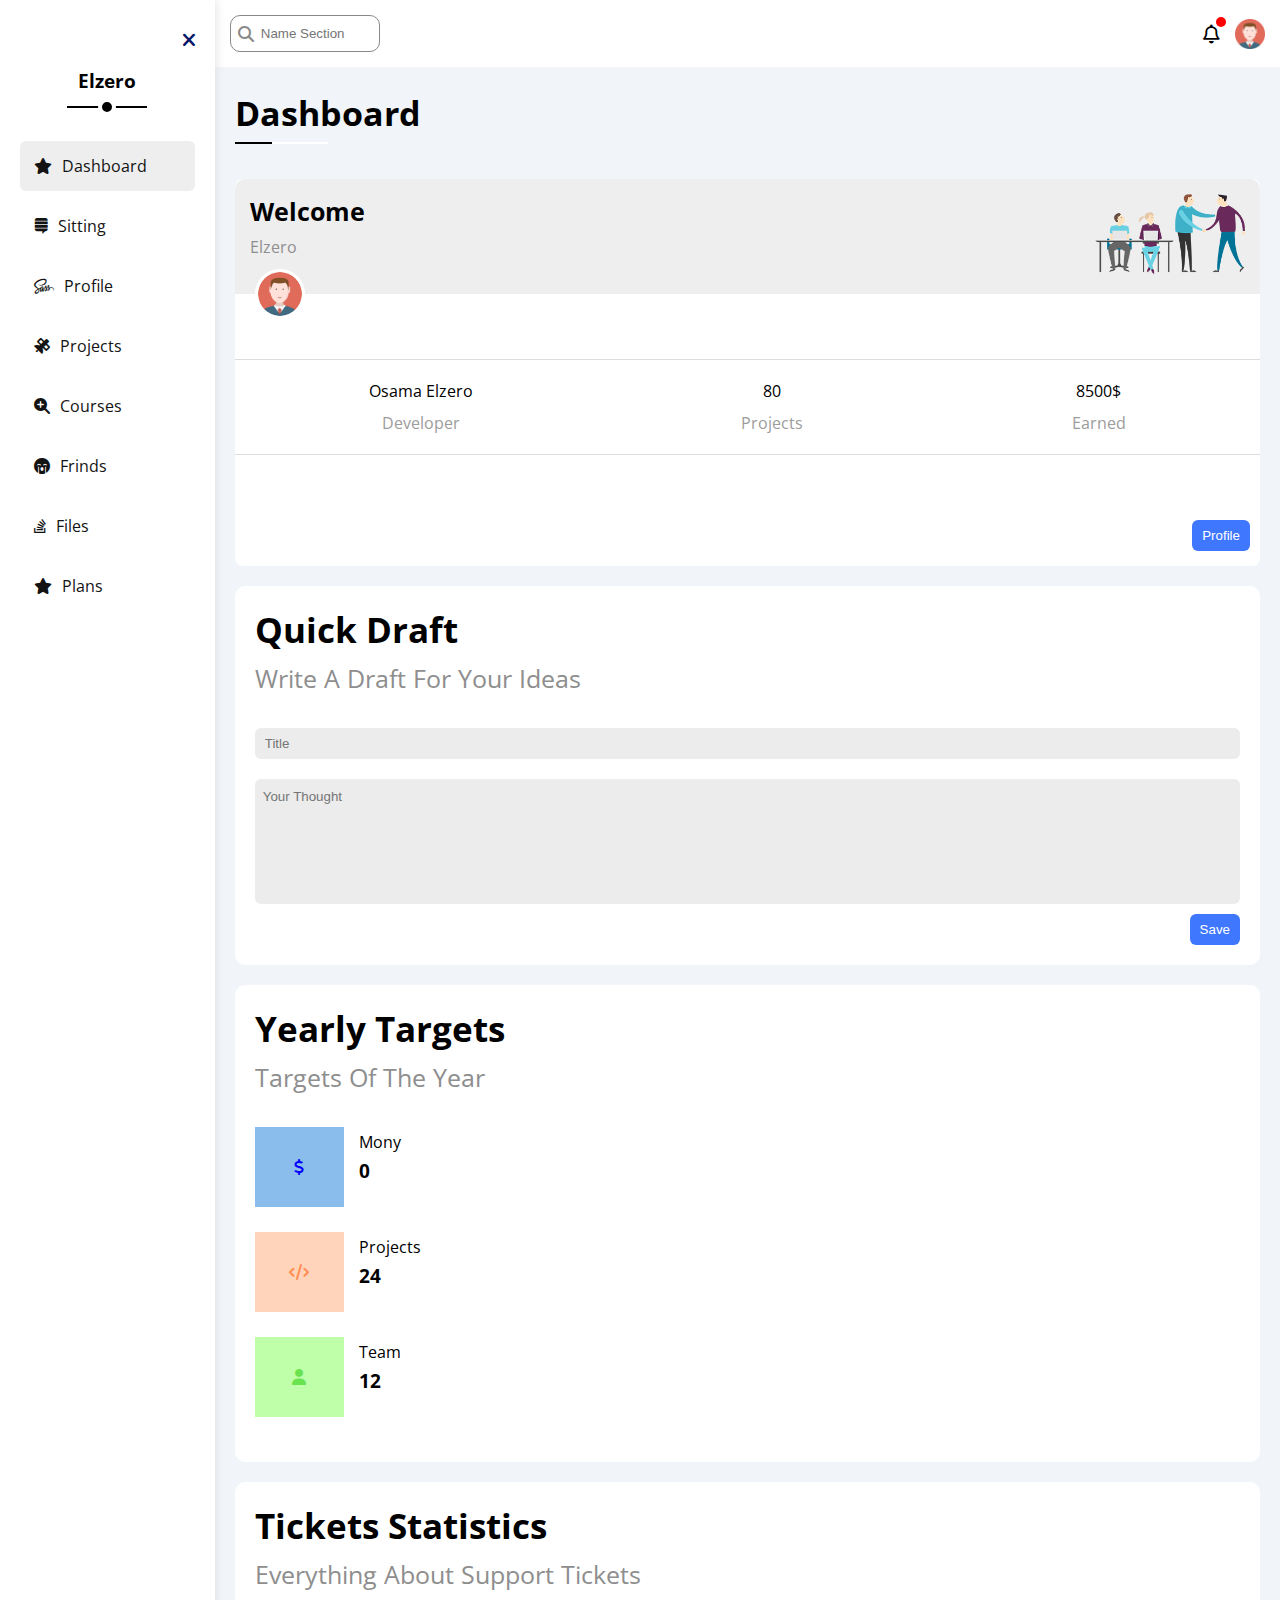
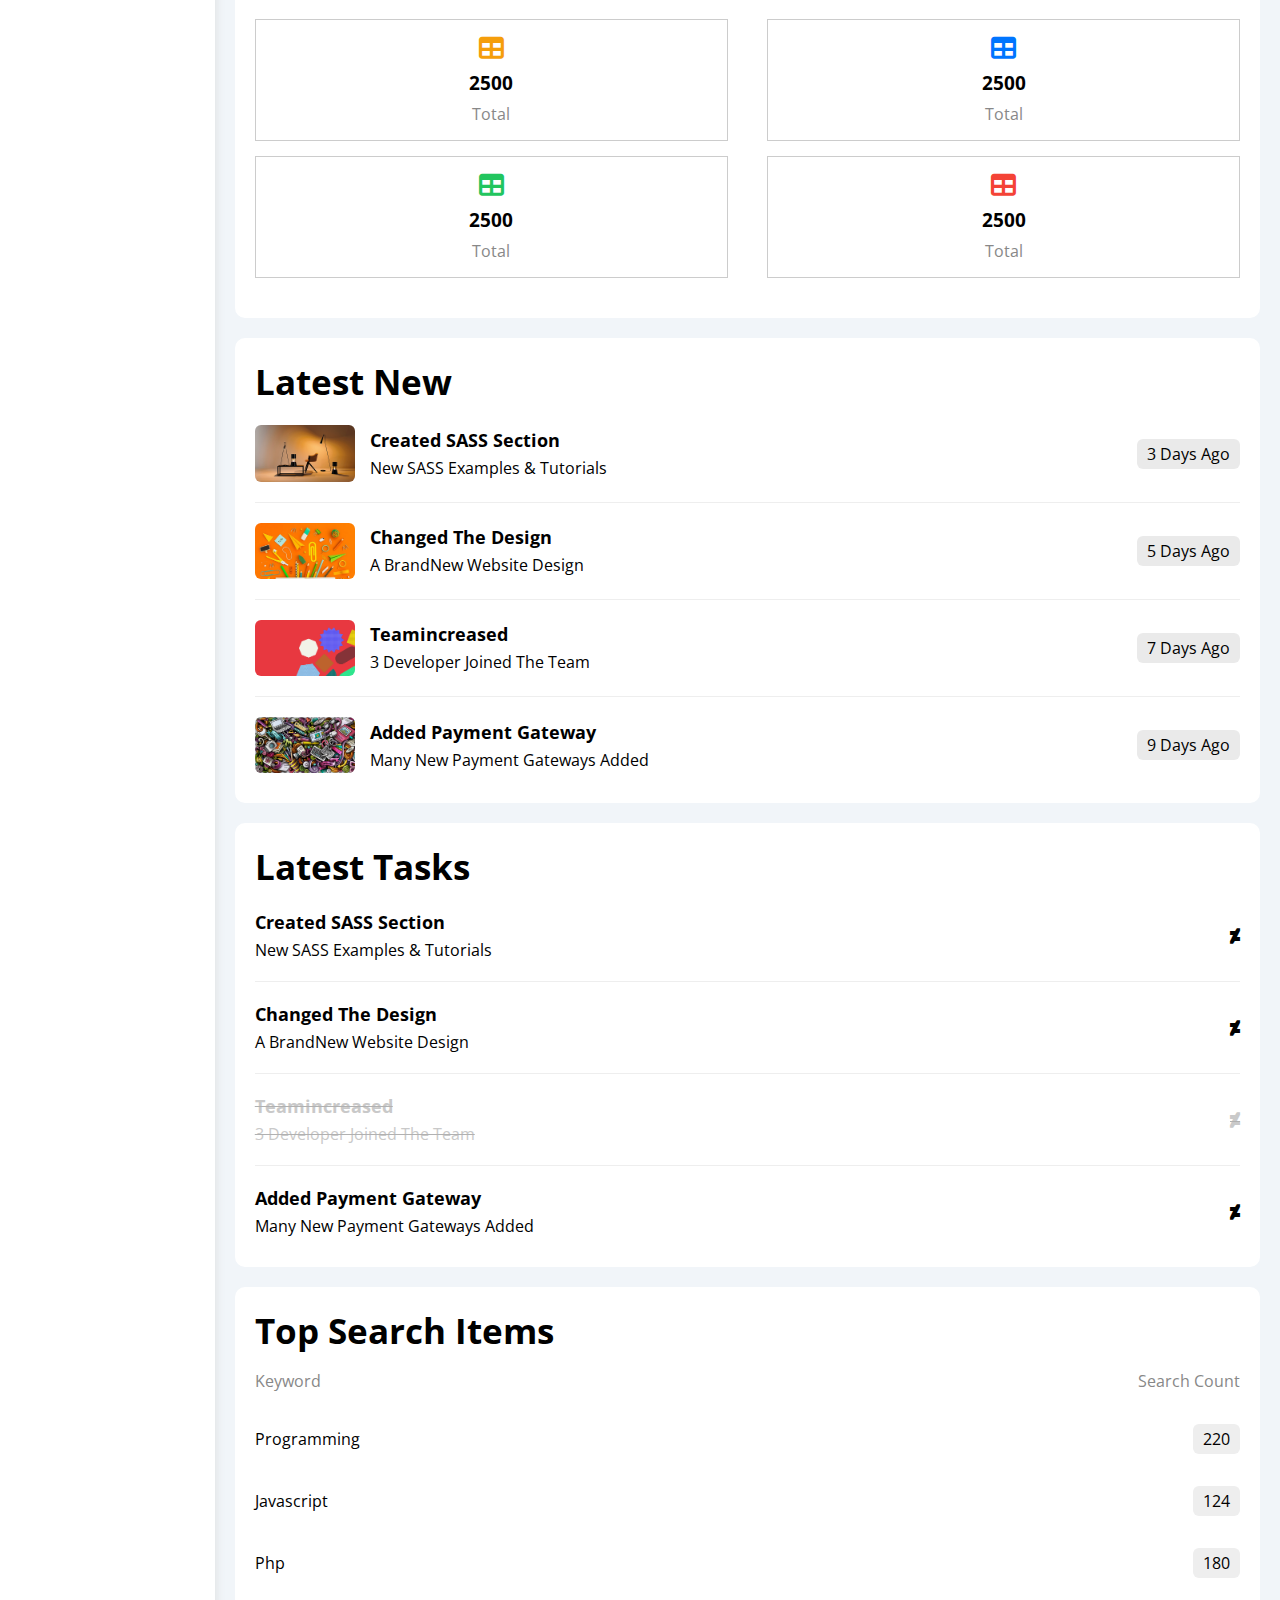
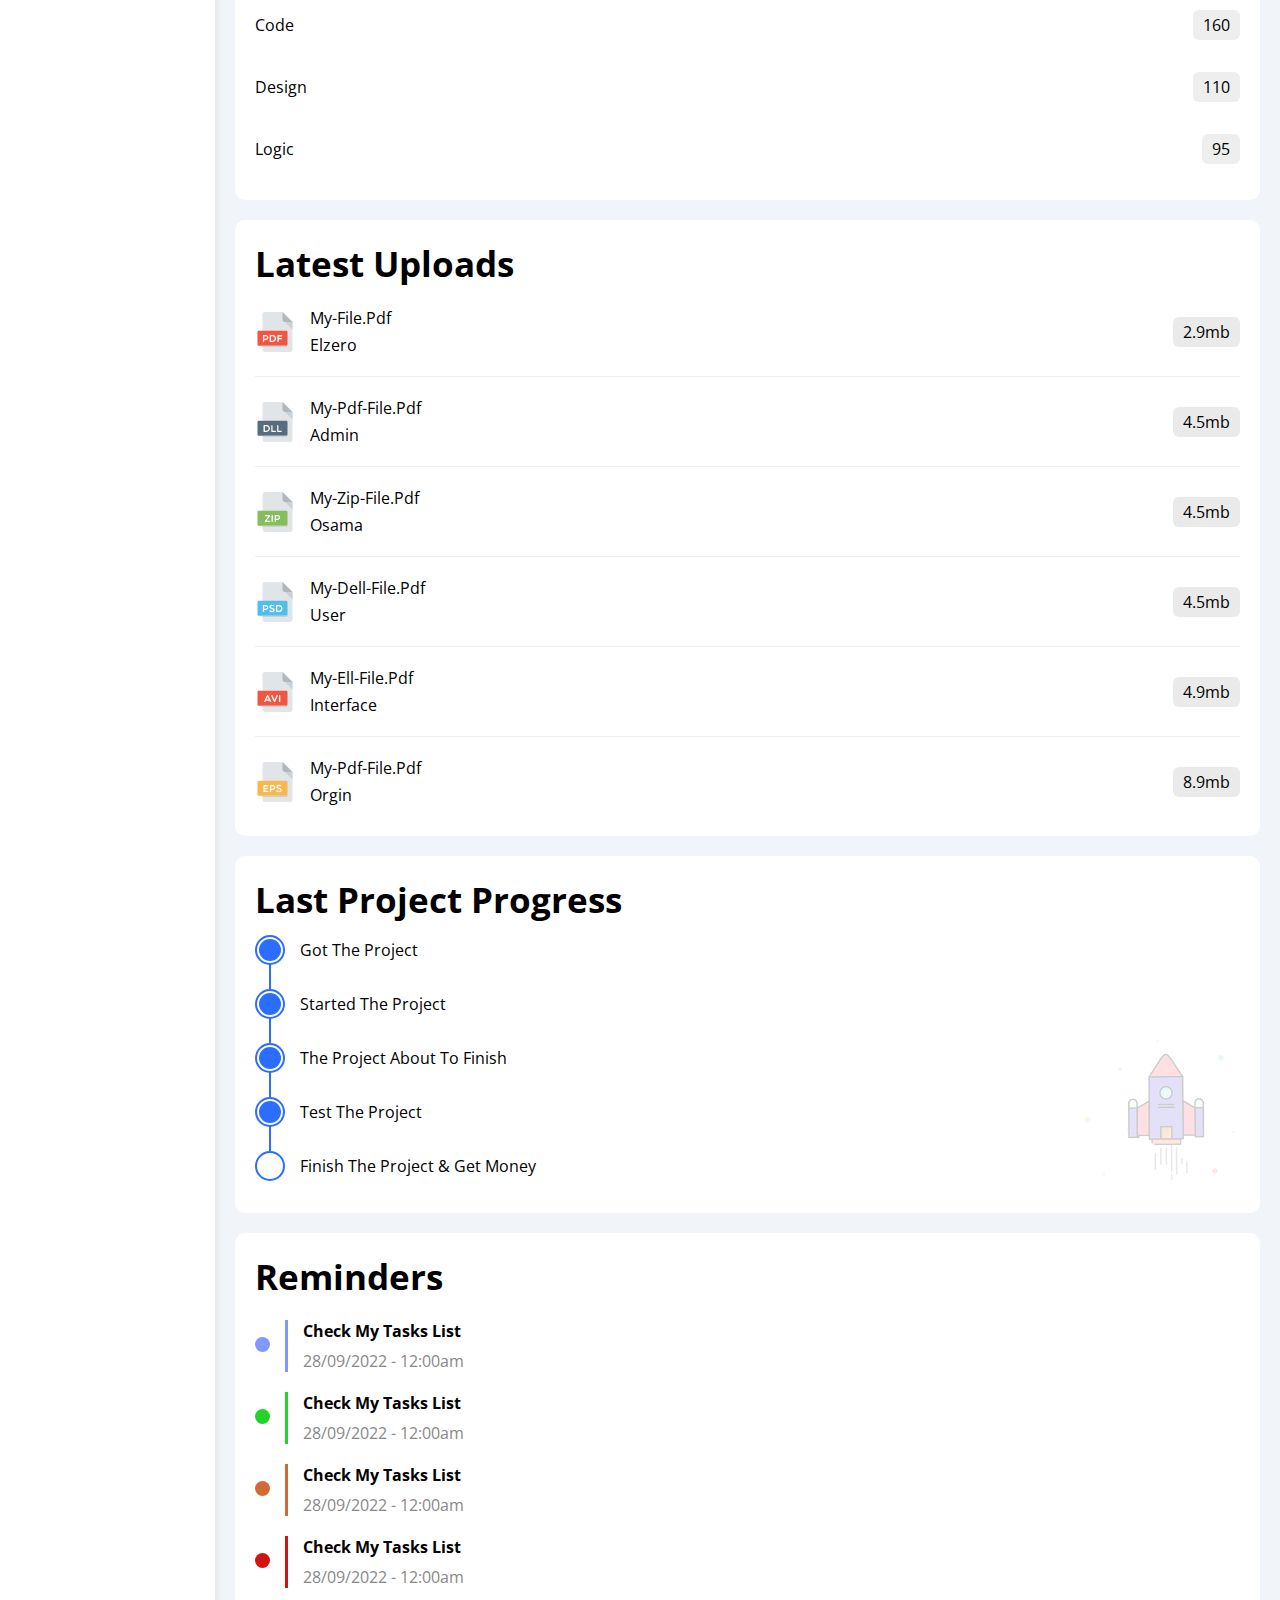
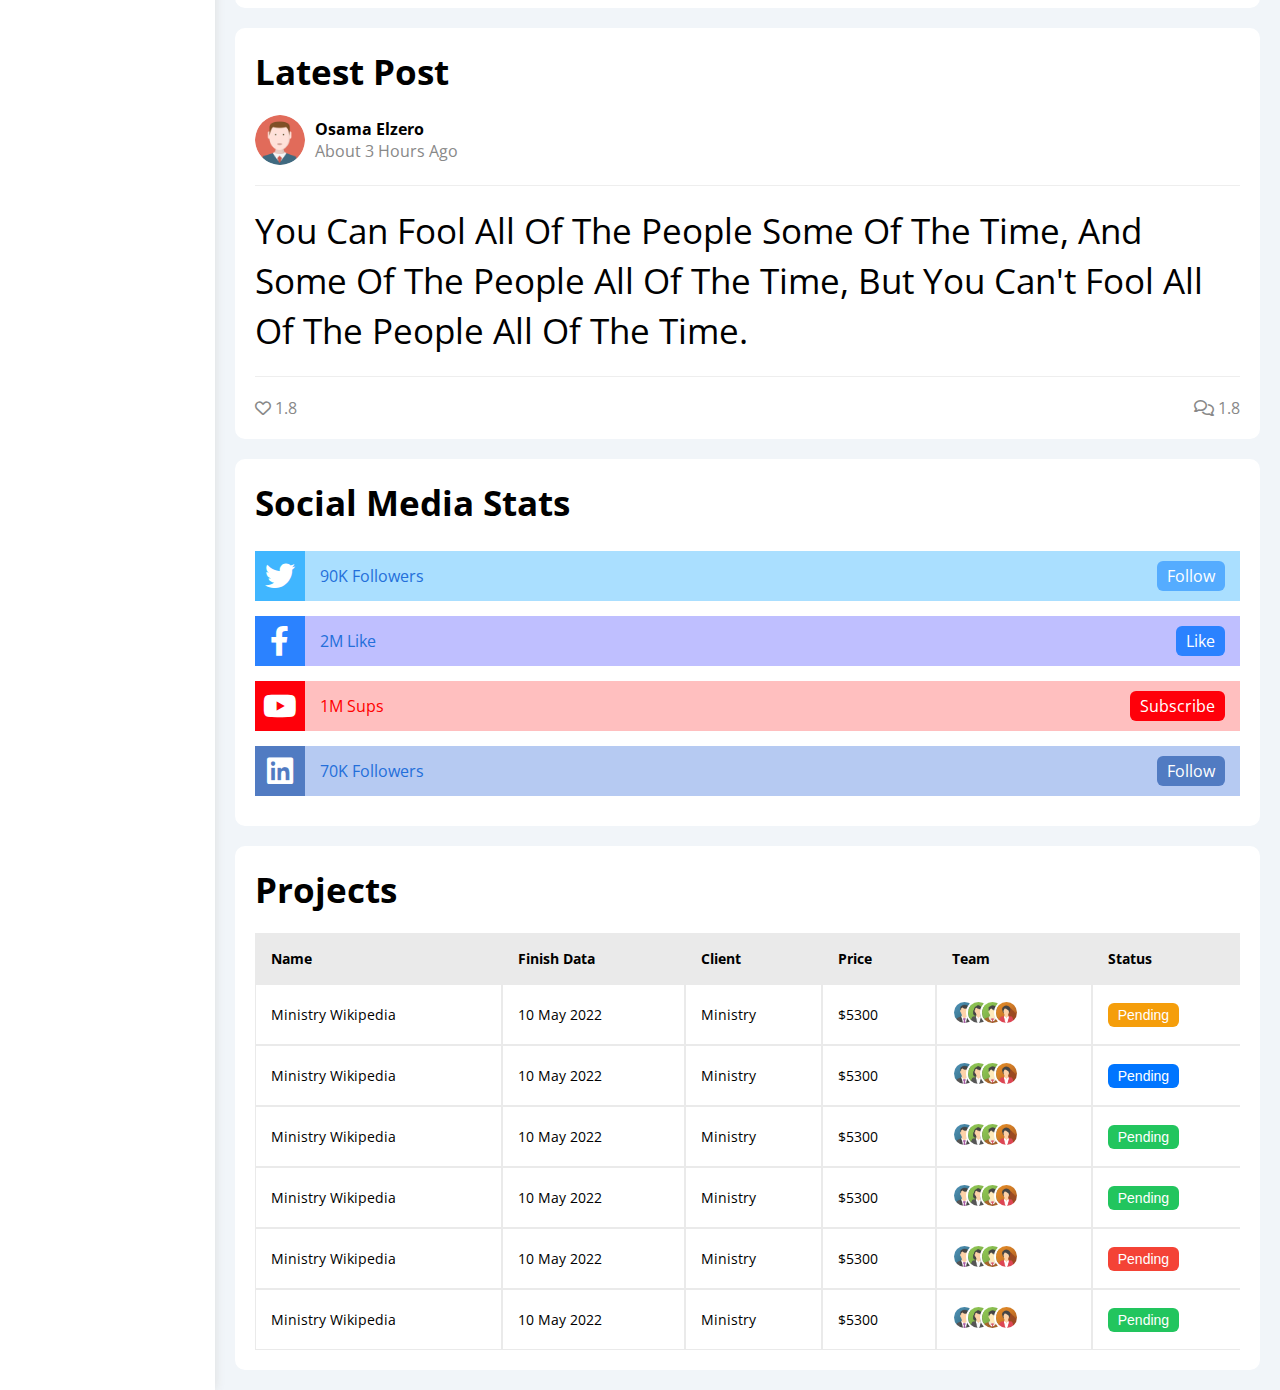
<file: index.html>
<!DOCTYPE html>
<html lang="en">
  <head>
    <meta charset="UTF-8" />
    <title>Dashboard</title>
    <link rel="stylesheet" href="css/all.min.css" />
    <link rel="stylesheet" href="css/framework.css" />
    <link rel="stylesheet" href="css/master.css" />
    <link rel="preconnect" href="https://fonts.googleapis.com" />
    <link rel="preconnect" href="https://fonts.gstatic.com" crossorigin />
    <link href="https://fonts.googleapis.com/css2?family=Open+Sans:wght@300;500&display=swap" rel="stylesheet" />
  </head>
  <body>
  			 <div class="page d-flex">
  			     <div class="aside side p-20 bg-white p-relative">
  			         <div class="bars">
  			             <i class="fas fa-times bar"></i>
  			         </div>
  			             <h3 class=" txt-c p-relative">Elzero</h3>
  			            <ul class="pt-20">
  			                 <li><a class="bg-eee" href="index.html">
  			                     <i class="fas fa-star"></i>
  			                     <span>dashboard</span>
  			                 </a></li>
  			                 <li><a class="" href="sitting.html">
  			                     <i class="fab fa-stack-exchange"></i>
  			                     <span>sitting</span>
  			                 </a></li>
  			                 <li><a href="profile.html">
  			                     <i class="fab fa-sass"></i>
  			                     <span>profile</span>
  			                 </a></li>
  			                 <li><a href="projects.html">
  			                     <i class="fas fa-satellite"></i>
  			                     <span>projects</span>
  			                 </a></li>
  			                 <li><a href="courses.html">
  			                     <i class="fas fa-search-plus"></i>
  			                     <span>courses</span>
  			                 </a></li>
  			                 <li><a href="friends.html">
  			                     <i class="fas fa-sad-cry"></i>
  			                     <span>frinds</span>
  			                 </a></li>
  			                 <li><a href="files.html">
  			                     <i class="fab fa-stack-overflow"></i>
  			                     <span>files</span>
  			                 </a></li>
  			                 <li><a href="plans.html">
  			                     <i class="fas fa-star"></i>
  			                     <span>plans</span>
  			                 </a></li>
  			             </ul>
  			     </div>
  			     <div class="home w-full">
  			         <div class="header between-flex bg-white p-15">
  			             <form class="p-relative search" action="">
  			                 <i class="fas fa-search p-absolute"></i>
  			                 <input type="search" name="" placeholder="Name Section" id="text_search">
  			             </form>
  			             <nav>
  			                 <i class="far fa-bell"></i>
  			                 <img src="imgs/avatar.png" alt=""></img>
  			             </nav>
  			         </div>
  			         <div class="content">
  			             
  			     <div class="title">
  			         <h1 class="p-relative ">Dashboard</h1>
  			     </div>
  			     
  			     <div class="boxs">
  			         <div class="box bg-white x">
  			             <div class="top bg-eee p-15 p-relative">
  			                 <div class="hi">
  			                     <h3 style="font-size: 25px">Welcome</h3>
  			                     <span class="">Elzero</span>
  			                 </div>
  			                 <div class="imgs">
  			                     <img class=" " src="imgs/avatar.png" alt=""></img>
  			                     <img src="imgs/welcome.png" width="150px" alt=""></img>
  			                 </div>
  			             </div>
  			             <div class="bottom ">
  			                 <div class="text">
  			                     <div class="inf">
  			                         <p>Osama Elzero</p>
  			                         <span>Developer</span>
  			                     </div>
  			                     <div class="inf">
  			                         <p>80</p>
  			                         <span>projects</span>
  			                     </div>
  			                     <div class="inf">
  			                         <p>8500$</p>
  			                         <span>Earned</span>
  			                     </div>
  			                 </div>
  			                 <div class="button">
  			                 <button class="btn-shape">
  			                     Profile
  			                 </button>
  			                 </div>
  			             </div>
  			             </div>
  			             
  			         
  			         <div class="quick p-20 x" id="Quick Draft">
  			                 <div class="hi v">
  			                     <h3 class="fs-25">Quick Draft</h3>
  			                     <span class="fs-25">Write A Draft For Your Ideas</span>
  			                 </div>
  			                 <form>
  			                     <input placeholder="Title" type="text" name="" id="">
  			                     <input type="text" name="" id="" placeholder="Your Thought">
  			                     <div class="button">
  			                     <button class="btn-shape" type="submit">save</button>
  			                     </div>
  			                 </form>
  			             </div>  			             
  			     
  			     <div class="Targets p-20 x bg-white" id="Yearly Targets">
  			         <div class="hi v">
  			                     <h3 class="fs-25">Yearly Targets</h3>
  			                     <span class="fs-25">Targets Of The Year</span>
  			                 </div>
  			                 <div class="states ">
  			                     
  			                     <div class="state d-flex">
  			                         <i class="fas fa-dollar-sign"></i>
  			                         <div class="info">
  			                             <span>Mony</span>
  			                             <h3 class="n"></h3>
  			                             <div class="persent">
  			                                 <span></span>
  			                             </div>
  			                         </div>
  			                     </div>
  			                     

           <div class="state d-flex">
  			                         <i class="fas fa-code"></i>
  			                         <div class="info">
  			                             <span>Projects</span>
  			                             <h3>24</h3>
  			                             <div class="persent">
  			                                 <span></span>
  			                             </div>
  			                         </div>
  			                     </div>

           <div class="state d-flex">
  			                         <i class="fas fa-user"></i>
  			                         <div class="info">
  			                             <span>Team</span>
  			                             <h3>12</h3>
  			                             <div class="persent">
  			                                 <span></span>
  			                             </div>
  			                         </div>
  			                     </div>
  			                     

  			                     
  			                 </div>
  			     </div>
  			     
  			     
  			     <div class="tickets x p-20 bg-white" id="Tickets Statistics">
  			              <div class="hi v">
  			                     <h3 class="fs-25">Tickets Statistics</h3>
  			                     <span class="fs-25">Everything About Support Tickets</span>
  			                 </div>
  			                 <div class="cards between-flex mt-20 mb-20">
  			                     <div class="card txt-c border-ccc">
  			                         <i class="fs-25 c-orange fas fa-table"></i>
  			                         <h3>2500</h3>
  			                         <span class="c-grey">Total</span>
  			                     </div>
  			                    <div class="card txt-c border-ccc">
  			                         <i class="fs-25 c-blue fas fa-table"></i>
  			                         <h3>2500</h3>
  			                         <span class="c-grey">Total</span>
  			                     </div>
  			                    <div class="card txt-c border-ccc">
  			                         <i class="fs-25 c-green fas fa-table"></i>
  			                         <h3>2500</h3>
  			                         <span class="c-grey">Total</span>
  			                     </div>
  			                     <div class="card txt-c border-ccc">
  			                         <i class="fs-25 c-red fas fa-table"></i>
  			                         <h3 class="">2500</h3>
  			                         <span class="c-grey">Total</span>
  			                     </div>
  			                     
  			                 </div>
  			       </div>
  			     
  			     
  			     <div class="latest x p-20 bg-white" id="latest new">
  			          <div class="hi v">
  			                     <h3 class="fs-25">latest new</h3>
  			                     </div>
  			                     <div class="crs mt-10 mb-10">
  			                     <div class="cr between-flex mt-20 mb-20">
  			                         <div class="imginf d-flex align-center">
  			                         <img class="rad-6 w-100" src="imgs/news-01.png" alt=""></img>
  			                         <div class="txt">
  			                             <p class="m-0">Created SASS Section</p>
  			                             <span class="c-gray m-0">New SASS Examples & Tutorials</span>
  			                         </div>
  			                         </div>
  			                         <span class="tim m-0 btn-shape">
  			                             3 Days Ago
  			                         </span>
  			                     </div>
  			                    
  			                                 
  			                 
  			                              <div class="cr between-flex mt-20 mb-20">
  			                         <div class="imginf d-flex align-center">
  			                         <img class="rad-6 w-100" src="imgs/news-02.png" alt=""></img>
  			                         <div class="txt">
  			                             <p class="m-0">Changed The Design</p>
  			                             <span class="c-gray m-0">A BrandNew Website Design</span>
  			                         </div>
  			                         </div>
  			                         <span class="tim m-0 btn-shape">
  			                             5 Days Ago
  			                         </span>
  			                     </div>
  			                      <div class="cr  between-flex mt-20 mb-20">
  			                         <div class="imginf d-flex align-center">
  			                         <img class="rad-6 w-100" src="imgs/news-03.png" alt=""></img>
  			                         <div class="txt">
  			                             <p class="m-0">teamincreased</p>
  			                             <span class="c-gray m-0">3 developer joined the team</span>
  			                         </div>
  			                         </div>
  			                         <span class="tim m-0 btn-shape">
  			                             7 Days Ago
  			                         </span>
  			                 </div>
  			                                  <div class="cr between-flex mt-20">
  			                         <div class="imginf d-flex align-center">
  			                         <img class="rad-6 w-100" src="imgs/news-04.png" alt=""></img>
  			                         <div class="txt">
  			                             <p class="m-0">Added Payment Gateway</p>
  			                             <span class="c-gray m-0">Many New Payment Gateways Added</span>
  			                         </div>
  			                         </div>
  			                         <span class="tim m-0 btn-shape">
  			                             9 Days Ago
  			                         </span>
  			                     </div>
  			                     
  			                 </div>
  			                 
  			                 
  			                 
  			                 
  			                 
  			                 
  			                 </div>
  			                 
  			                   			     <div class="latest z x p-20 bg-white" id="latest tasks">
  			          <div class="hi v">
  			                     <h3 class="fs-25">latest tasks</h3>
  			                     </div>
  			                     <div class="crs mt-10 mb-10">
  			                     <div class="cr between-flex mt-20 mb-20">
  			                         
  			                         <div class="txt">
  			                             <p class="m-0">Created SASS Section</p>
  			                             <span class="c-gray m-0">New SASS Examples & Tutorials</span>
  			                         </div>
  			                        <i class="fab fa-deviantart"></i>
  			                     </div>
  			                                 
  			                 
  			                              <div class="cr between-flex mt-20 mb-20">
  			                       
  			                         
  			                         <div class="txt">
  			                             <p class="m-0">Changed The Design</p>
  			                             <span class="c-gray m-0">A BrandNew Website Design</span>
  			                      
  			                         </div>
  			                         <i class="fab fa-deviantart"></i>
  			                     </div>
  			                      <div style="color: #c9c9c9; text-decoration:line-through #b1b1b1; " class="cr between-flex mt-20 mb-20">
  			                         
  			                         
  			                         <div class="txt">
  			                             <p class="m-0">teamincreased</p>
  			                             <span class="c-gray m-0">3 developer joined the team</span>
  			                         </div>
  			                         
  			                        <i class="fab fa-deviantart"></i>
  			                 </div>
  			                                  <div class="cr between-flex mt-20">
  			                         
  			                         <div class="txt">
  			                             <p class="m-0">Added Payment Gateway</p>
  			                             <span class="c-gray m-0">Many New Payment Gateways Added</span>
  			                         
  			                         </div>
  			                        <i class="fab fa-deviantart"></i>
  			                     </div>
  			                     
  			                 </div>
  			                 </div>
  			                 
  			                 <!--  -->
  			       <div class="Search x p-20 bg-white" id="top search items">
  			          <div class="hi v">
  			                     <h3 class="fs-25">Top Search Items</h3>
  			          </div>         
  			          <div class="words">
  			              <div class="keyword between-flex">
  			                  <p class="c-grey">Keyword</p>
  			                  <p class="c-grey">search count</p>
  			              </div>
  			              <div class="keyword between-flex">
  			                  <p>Programming</p>
  			                  <p class="bg-eee btn-shape">220</p>
  			              </div>
  			              <div class="keyword between-flex">
  			                  <p>javascript</p>
  			                  <p class="bg-eee btn-shape">124</p>
  			              </div>
  			             <div class="keyword between-flex">
  			                  <p>php</p>
  			                  <p class="bg-eee btn-shape">180</p>
  			              </div>
  			              <div class="keyword between-flex">
  			                  <p>code</p>
  			                  <p class="bg-eee btn-shape">160</p>
  			              </div>
  			               <div class="keyword between-flex">
  			                  <p>design</p>
  			                  <p class="bg-eee btn-shape">110</p>
  			              </div>
  			              <div class="keyword between-flex">
  			                  <p>logic</p>
  			                  <p class="bg-eee btn-shape">95</p>
  			              </div>
  			          </div>
  			       </div>
  			                 <!--  -->
  			                      <div class="latest x p-20 bg-white fils" id="Latest Uploads">
  			          <div class="hi v">
  			                     <h3 class="fs-25">Latest Uploads</h3>
  			                     </div>
  			                     <div class="crs mt-10 mb-10">
  			                     <div class="cr between-flex mt-20 mb-20">
  			                         <div class="imginf d-flex align-center">
  			                         <img src="imgs/pdf.svg" alt=""></img>
  			                         <div class="txt">
  			                             <p class="m-0">my-file.pdf</p>
  			                             <span class="c-gray m-0">Elzero</span>
  			                         </div>
  			                         </div>
  			                         <span class="tim m-0 btn-shape">
  			                             2.9mb
  			                         </span>
  			                     </div>
  			                    
  			                                 
  			                 
  			                              <div class="cr between-flex mt-20 mb-20">
  			                         <div class="imginf d-flex align-center">
  			                        <img src="imgs/dll.svg" alt=""></img>
  			                         <div class="txt">
  			                             <p class="m-0">my-pdf-file.pdf</p>
  			                             <span class="c-gray m-0">admin</span>
  			                         </div>
  			                         </div>
  			                         <span class="tim m-0 btn-shape">
  			                             4.5mb
  			                         </span>
  			                     </div>
  			                                          <div class="cr between-flex mt-20 mb-20">
  			                         <div class="imginf d-flex align-center">
  			                        <img src="imgs/zip.svg" alt=""></img>
  			                         <div class="txt">
  			                             <p class="m-0">my-zip-file.pdf</p>
  			                             <span class="c-gray m-0">osama</span>
  			                         </div>
  			                         </div>
  			                         <span class="tim m-0 btn-shape">
  			                             4.5mb
  			                         </span>
  			                     </div>
                     <div class="cr between-flex mt-20 mb-20">
  			                         <div class="imginf d-flex align-center">
  			                        <img src="imgs/psd.svg" alt=""></img>
  			                         <div class="txt">
  			                             <p class="m-0">my-dell-file.pdf</p>
  			                             <span class="c-gray m-0">user</span>
  			                         </div>
  			                         </div>
  			                         <span class="tim m-0 btn-shape">
  			                             4.5mb
  			                         </span>
  			                     </div>

  			                      <div class="cr  between-flex mt-20 mb-20">
  			                         <div class="imginf d-flex align-center">
  			                         <img src="imgs/avi.svg" alt=""></img>
  			                         <div class="txt">
  			                             <p class="m-0">my-ell-file.pdf</p>
  			                             <span class="c-gray m-0">interface</span>
  			                         </div>
  			                         </div>
  			                         <span class="tim m-0 btn-shape">
  			                             4.9mb
  			                         </span>
  			                 </div>
  			                                  <div class="cr between-flex mt-20">
  			                         <div class="imginf d-flex align-center">
  			                        <img src="imgs/eps.svg" alt=""></img>
  			                         <div class="txt">
  			                             <p class="m-0">my-pdf-file.pdf</p>
  			                             <span class="c-gray m-0">orgin</span>
  			                         </div>
  			                         </div>
  			                         <span class="tim m-0 btn-shape">
  			                             8.9mb
  			                         </span>
  			                     </div>
  			                     
  			                 </div>
  			                 
  			                 
  			                 
  			                 
  			                 
  			                 
  			                 </div>
  			                 <!--  -->
  			                      <div class="lastx x p-20 bg-white p-relative" id="last project progress">
  			          <div class="hi v">
  			                     <h3 class="fs-25">Last Project Progress</h3>
  			                     </div>
  			          <div class="lasts">
  			              <div class="last">
  			                  <span></span>
  			                  <p>Got The Project</p>
  			              </div>
  			              <div class="last">
  			                  <span></span>
  			                  <p>Started The Project</p>
  			              </div>
  			              <div class="last">
  			                  <span></span>
  			                  <p>The Project About To Finish</p>
  			              </div>
  			              <div class="last">
  			                  <span></span>
  			                  <p>Test The Project</p>
  			              </div>
  			              <div class="last">
  			                  <span></span>
  			                  <p>Finish The Project & Get Money</p>
  			              </div>
  			          </div>
  			          <img class="p-absolute" src="imgs/project.png" alt=""></img>
  			                 </div>
<!--  -->
     <div class="reminders x p-20 bg-white">
  			          <div class="hi v">
  			                     <h3 class="fs-25">Reminders</h3>
  			                     </div>
  			    <div class="checks">
  			                         <div class="check d-flex">
  			                             <div class="span">
  			           <span></span>                  
  			                             </div>
  			                             <div class="info">
  			            <p>Check My Tasks List</p>
  			            <span class="c-grey">28/09/2022 - 12:00am</span>
  			                             </div>
  			                         </div>
  			                         
  			                         <div class="check d-flex">
  			                             <div class="span">
  			           <span></span>                  
  			                             </div>
  			                             <div class="info">
  			            <p>Check My Tasks List</p>
  			            <span class="c-grey">28/09/2022 - 12:00am</span>
  			                             </div>
  			                         </div>
  			                         
  			                         <div class="check d-flex">
  			                             <div class="span">
  			           <span></span>                  
  			                             </div>
  			                             <div class="info">
  			            <p>Check My Tasks List</p>
  			            <span class="c-grey">28/09/2022 - 12:00am</span>
  			                             </div>
  			                         </div>
  			                         
  			                         <div class="check d-flex">
  			                             <div class="span">
  			           <span></span>                  
  			                             </div>
  			                             <div class="info">
  			            <p>Check My Tasks List</p>
  			            <span class="c-grey">28/09/2022 - 12:00am</span>
  			                             </div>
  			                         </div>
  			                         
  			                         </div>
  			                         
  			                     </div>  			                     
  			                 
<!--  -->
     <div class="posts p-20 bg-white x" id="latest post">
  			          <div class="hi v">
  			                     <h3 class="fs-25">latest post</h3>
  			                     </div>
           <div class="post pt-20">
               <div class="profile d-flex align-center">
                   <img src="imgs/avatar.png" alt="">
                   <div class="info">
                       <p class="fw-bold">Osama elzero</p>
                       <span class="c-grey">About 3 Hours Ago</span>
                   </div>
               </div>
               <div class="text">
                   <p class="">You Can Fool All Of The People Some Of The Time, And Some Of The People All Of The Time, But You Can't Fool All Of The People All Of The Time.</p>
               </div>
               <div class="react between-flex">
                   <span class="c-grey">
                       <i class="far fa-heart"></i>
                       1.8
                   </span>
                   <span class="c-grey">
                       <i class="far fa-comments"></i>
                       1.8
                   </span>
       			                 </div>
</div>
  			                 </div>			   
  			                 <!--  -->    
  			                  <div class="social p-20 bg-white x" id="social media stats">
  			          <div class="hi v">
  			                     <h3 class="fs-25">Social Media Stats</h3>
  			                     </div>
          <div class="medias">
              <div class="media between-flex">
                  <div class="l d-flex align-center">
                      <i class="fab fa-twitter"></i>
                      <p>90K Followers</p>
                  </div>
                  <div class="r">
                      <a class="btn-shape" href="">follow</a>
                  </div>
              </div>
              <div class="media between-flex">
                  <div class="l d-flex align-center">
                      <i class="fab fa-facebook-f"></i>
                      <p>2M like</p>
                  </div>
                  <div class="r">
                      <a class="btn-shape" href="">like</a>
                  </div>
              </div>
              <div class="media between-flex">
                  <div class="l d-flex align-center">
                      <i class="fab fa-youtube"></i>
                      <p>1M sups</p>
                  </div>
                  <div class="r">
                      <a class="btn-shape" href="">subscribe</a>
                  </div>
              </div>
              <div class="media between-flex">
                  <div class="l d-flex align-center">
                      <i class="fab fa-linkedin"></i>
                      <p>70K Followers</p>
                  </div>
                  <div class="r">
                      <a class="btn-shape" href="">follow</a>
                  </div>
              </div>
          </div>
</div>
  			                 </div>			   
  			                <!--  -->
  			                 
  			                 <div class="projects p-20 bg-white x" id="projects">
  			          <div class="hi v">
  			                     <h3 class="fs-25">Projects</h3>
  			                     </div>
  			                     <div class="table">
  			                     <table class="pt-20">
  			                         <thead>
  			                         <tr>
  			                             <td>name</td>
  			                             <td>Finish data</td>
  			                             <td>client</td>
  			                             <td>price</td>
  			                             <td>team</td>
  			                             <td>status</td>
  			                         </tr>
  		       </thead>
  			       <tbody>
  			           <tr>
  			             <td>Ministry Wikipedia</td>
  			             <td>10 May 2022</td>
  			             <td>Ministry</td>
  			             <td>$5300</td>
  			             <td>
  			                 <img src="imgs/team-01.png" alt=""></img>
  			                 <img src="imgs/team-02.png" alt=""></img>
  			                 <img src="imgs/team-03.png" alt=""></img>
  			                 <img src="imgs/team-04.png" alt=""></img>
  			             </td>
  			             <td><button class="b-none btn-shape bg-orange c-white fs-14">Pending</button></td>
  			            </tr>
  			            <tr>
  			             <td>Ministry Wikipedia</td>
  			             <td>10 May 2022</td>
  			             <td>Ministry</td>
  			             <td>$5300</td>
  			             <td>
  			                 <img src="imgs/team-01.png" alt=""></img>
  			                 <img src="imgs/team-02.png" alt=""></img>
  			                 <img src="imgs/team-03.png" alt=""></img>
  			                 <img src="imgs/team-04.png" alt=""></img>
  			             </td>
  			             <td><button class="b-none btn-shape bg-blue c-white fs-14">Pending</button></td>
  			            </tr>
  			            <tr>
  			             <td>Ministry Wikipedia</td>
  			             <td>10 May 2022</td>
  			             <td>Ministry</td>
  			             <td>$5300</td>
  			             <td>
  			                 <img src="imgs/team-01.png" alt=""></img>
  			                 <img src="imgs/team-02.png" alt=""></img>
  			                 <img src="imgs/team-03.png" alt=""></img>
  			                 <img src="imgs/team-04.png" alt=""></img>
  			             </td>
  			             <td><button class="b-none btn-shape bg-green c-white fs-14">Pending</button></td>
  			            </tr>
  			            <tr>
  			             <td>Ministry Wikipedia</td>
  			             <td>10 May 2022</td>
  			             <td>Ministry</td>
  			             <td>$5300</td>
  			             <td>
  			                 <img src="imgs/team-01.png" alt=""></img>
  			                 <img src="imgs/team-02.png" alt=""></img>
  			                 <img src="imgs/team-03.png" alt=""></img>
  			                 <img src="imgs/team-04.png" alt=""></img>
  			             </td>
  			             <td><button class="b-none btn-shape bg-green c-white fs-14">Pending</button></td>
  			            </tr>
  			            <tr>
  			             <td>Ministry Wikipedia</td>
  			             <td>10 May 2022</td>
  			             <td>Ministry</td>
  			             <td>$5300</td>
  			             <td>
  			                 <img src="imgs/team-01.png" alt=""></img>
  			                 <img src="imgs/team-02.png" alt=""></img>
  			                 <img src="imgs/team-03.png" alt=""></img>
  			                 <img src="imgs/team-04.png" alt=""></img>
  			             </td>
  			             <td><button class="b-none btn-shape bg-red c-white fs-14">Pending</button></td>
  			            </tr>
  			            <tr>
  			             <td>Ministry Wikipedia</td>
  			             <td>10 May 2022</td>
  			             <td>Ministry</td>
  			             <td>$5300</td>
  			             <td>
  			                 <img src="imgs/team-01.png" alt=""></img>
  			                 <img src="imgs/team-02.png" alt=""></img>
  			                 <img src="imgs/team-03.png" alt=""></img>
  			                 <img src="imgs/team-04.png" alt=""></img>
  			             </td>
  			             <td><button class="b-none btn-shape bg-green c-white fs-14">Pending</button></td>
  			            </tr>
  			       </tbody>
  			                     </table>
  			                     </div>
          </div>
  			     
  			     </div>
  			     </div>
  			 </div>
  			 <script src="r.js"></script>
  </body>
</html>
</file>
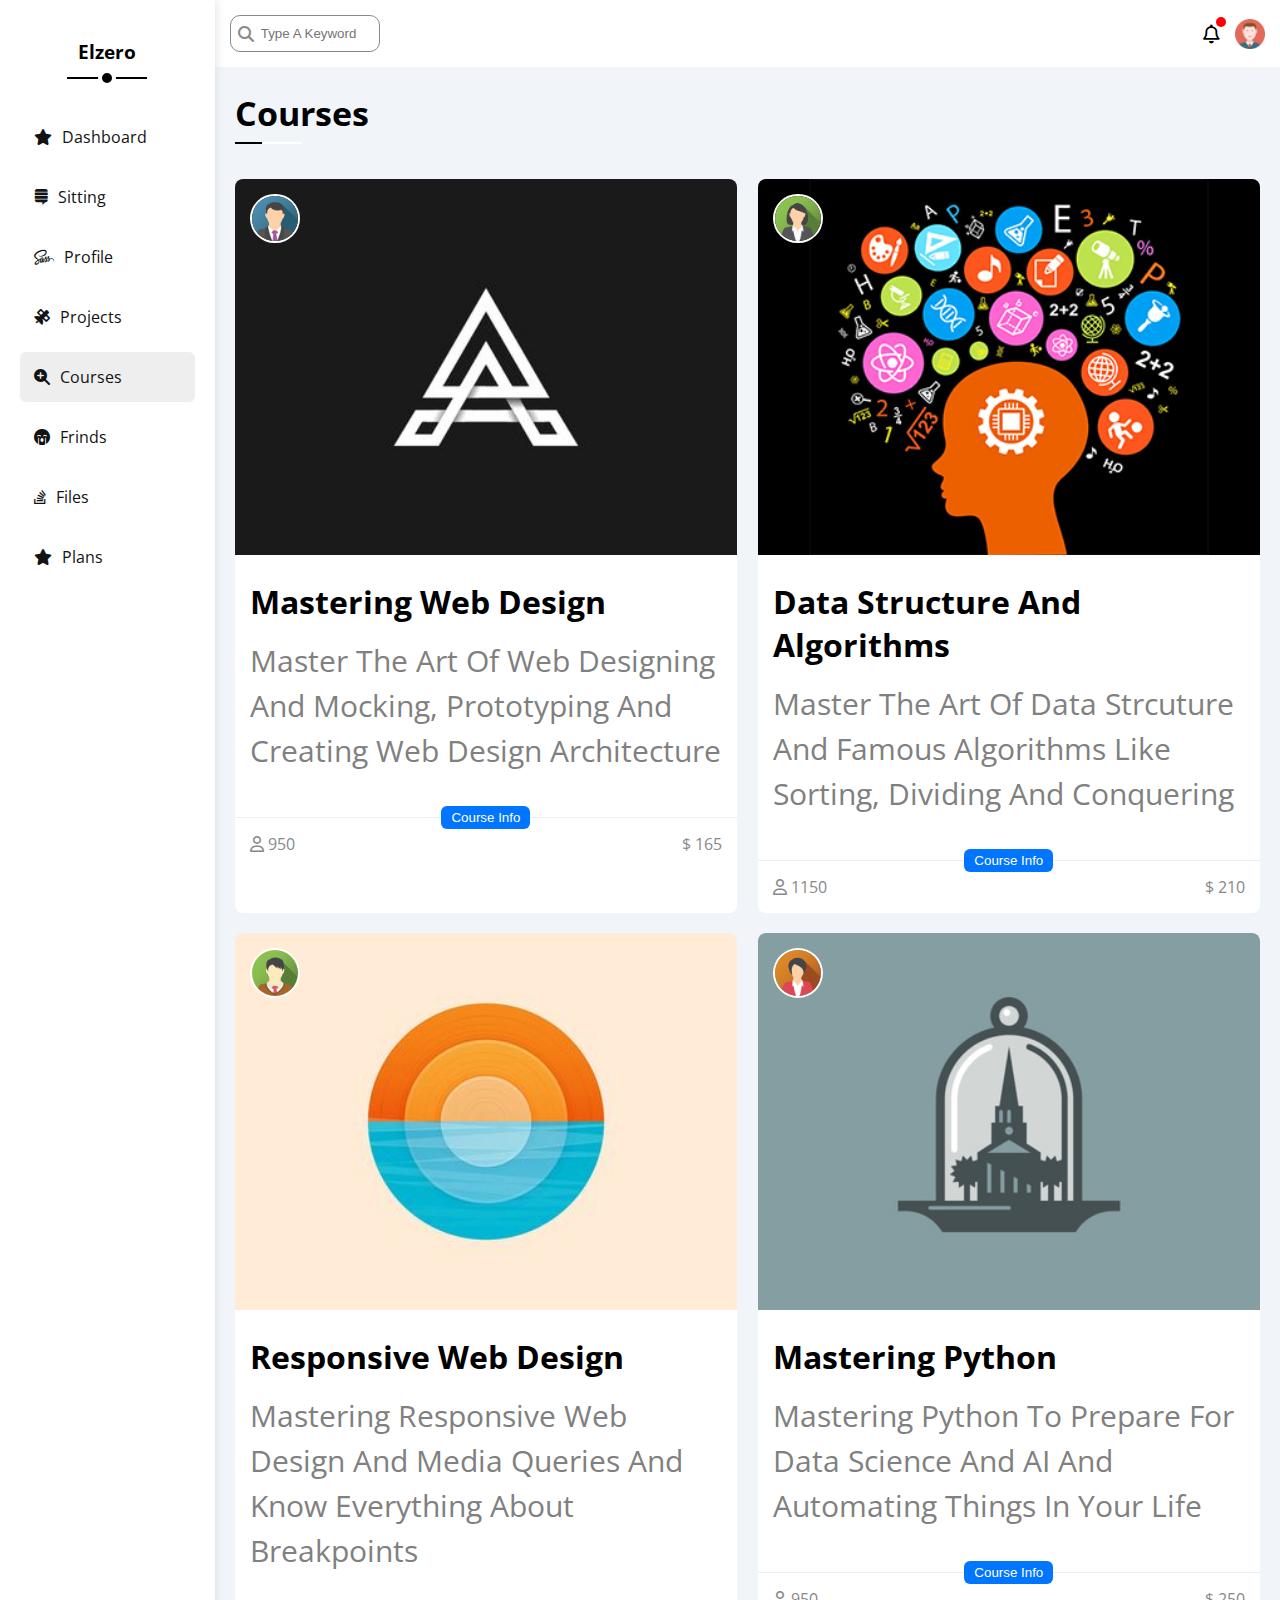
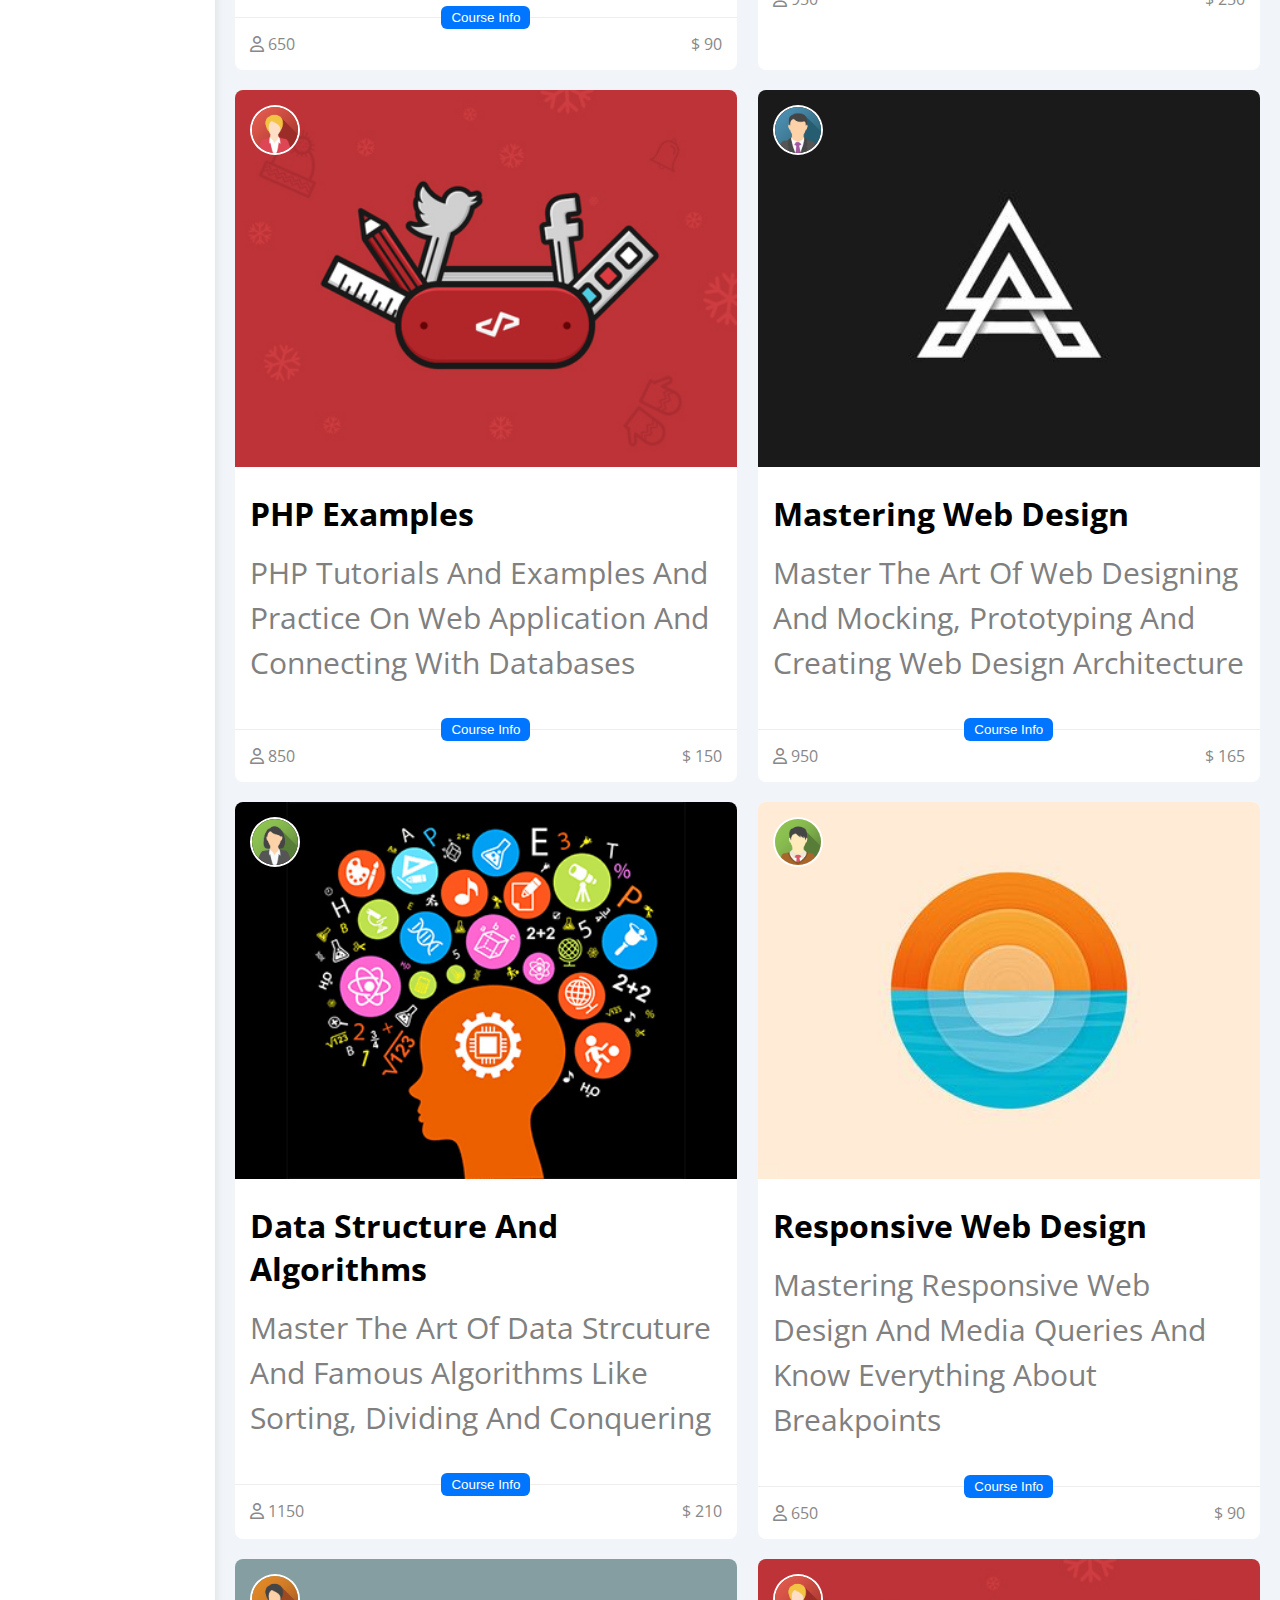
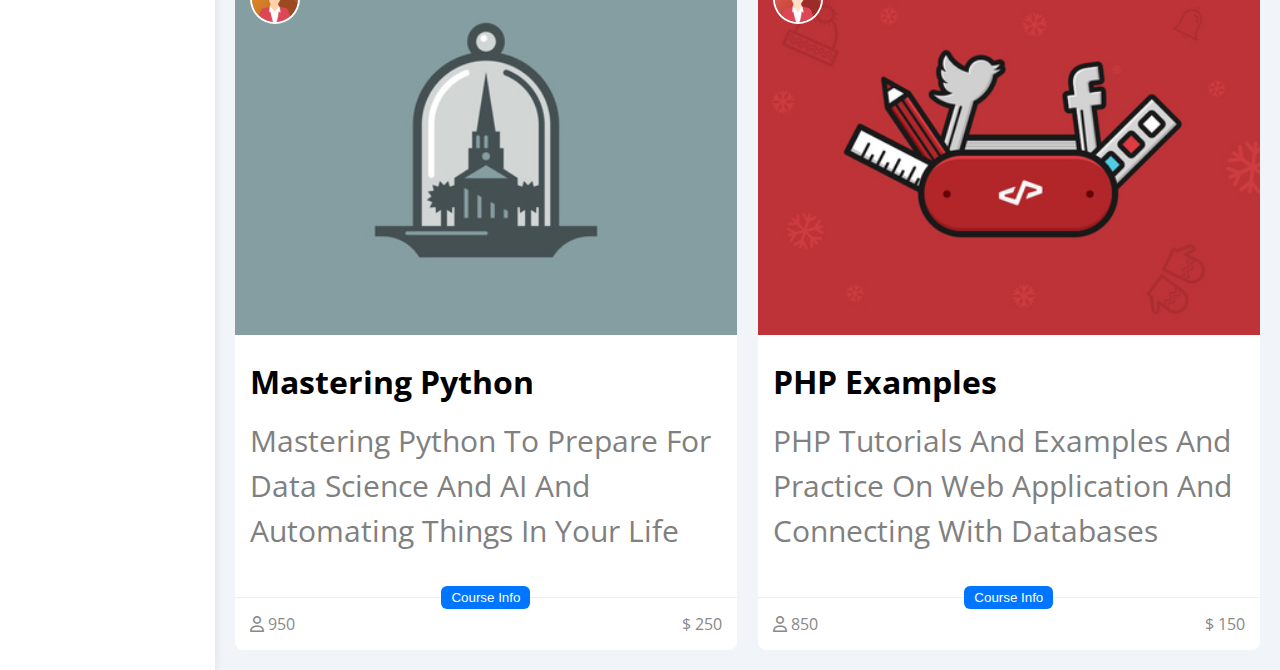
<file: courses.html>
<!DOCTYPE html>
<html lang="en">
  <head>
    <meta charset="UTF-8" />
    <title>Dashboard</title>
    <link rel="stylesheet" href="css/all.min.css" />
    <link rel="stylesheet" href="css/framework.css" />
    <link rel="stylesheet" href="css/master.css" />
    
    <link rel="preconnect" href="https://fonts.googleapis.com" />
    <link rel="preconnect" href="https://fonts.gstatic.com" crossorigin />
    <link href="https://fonts.googleapis.com/css2?family=Open+Sans:wght@300;500&display=swap" rel="stylesheet" />
  </head>
  <body>
  			 <div class="page d-flex">
  			     <div class="side p-20 bg-white p-relative">
  			             <h3 class=" txt-c p-relative">Elzero</h3>
  			             <ul class="pt-20">
  			                 <li><a class="" href="index.html">
  			                     <i class="fas fa-star"></i>
  			                     <span>dashboard</span>
  			                 </a></li>
  			                 <li><a class="" href="sitting.html">
  			                     <i class="fab fa-stack-exchange"></i>
  			                     <span>sitting</span>
  			                 </a></li>
  			                 <li><a href="profile.html">
  			                     <i class="fab fa-sass"></i>
  			                     <span>profile</span>
  			                 </a></li>
  			                 <li><a href="projects.html">
  			                     <i class="fas fa-satellite"></i>
  			                     <span>projects</span>
  			                 </a></li>
  			                 <li><a class="bg-eee" href="courses.html">
  			                     <i class="fas fa-search-plus"></i>
  			                     <span>courses</span>
  			                 </a></li>
  			                 <li><a href="friends.html">
  			                     <i class="fas fa-sad-cry"></i>
  			                     <span>frinds</span>
  			                 </a></li>
  			                 <li><a href="files.html">
  			                     <i class="fab fa-stack-overflow"></i>
  			                     <span>files</span>
  			                 </a></li>
  			                 <li><a href="plans.html">
  			                     <i class="fas fa-star"></i>
  			                     <span>plans</span>
  			                 </a></li>
  			             </ul>
  			     </div>
  			     <div class="home w-full">
  			         <div class="header between-flex bg-white p-15">
  			             <form class="p-relative ">
  			                 <i class="fas fa-search p-absolute"></i>
  			                 <input type="search" name="" placeholder="Type A Keyword" id="">
  			             </form>
  			             <nav>
  			                 <i class="far fa-bell"></i>
  			                 <img src="imgs/avatar.png" alt=""></img>
  			             </nav>
  			         </div>
  			         <div class="content">
  			             
  			     <div class="title">
  			         <h1 class="p-relative ">courses</h1>
  			     </div>
  			     
  			     <div class="boxs cou">
  			    
  			        <div class="x2 vidbox p-relative bg-white">
  			                     
  			                     <img class="w-full" src="imgs/course-01.jpg" alt=""></img>
  			                     <img class="p-absolute" src="imgs/team-01.png" alt=""></img>
  			                     <div class="txt">
  			                     <h1>Mastering Web Design</h1>
  			                     <p>Master The Art Of Web Designing And Mocking, Prototyping And Creating Web Design Architecture</p>
  			                     </div>
  			                     <div class="btn">
  			                     <button class="bg-blue btn-shape c-white ">Course Info</button>
  			                     </div>
  			                     <div class="between-flex pric">
  			                         <span class="c-grey">
  			                             <i class="far fa-user"></i>
  			                             <span class="c-grey">950</span>
  			                         </span>
  			                         <span class="c-grey">$ 165</span>
  			                     </div>
  			                     </div>
  			                     
  			                     
  			                    
  			                     <div class="x2 vidbox p-relative bg-white">
  			                     
  			                     <img class="w-full" src="imgs/course-02.jpg" alt=""></img>
  			                     <img class="p-absolute" src="imgs/team-02.png" alt=""></img>
  			                     <div class="txt">
  			                     <h1>Data Structure And Algorithms</h1>
  			                     <p>Master The Art Of Data Strcuture And Famous Algorithms Like Sorting, Dividing And Conquering</p>
  			                     </div>
  			                     <div class="btn">
  			                     <button class="bg-blue btn-shape c-white ">Course Info</button>
  			                     </div>
  			                     <div class="between-flex pric">
  			                         <span class="c-grey">
  			                             <i class="far fa-user"></i>
  			                             <span class="c-grey">1150</span>
  			                         </span>
  			                         <span class="c-grey">$ 210</span>
  			                     </div>
  			                     </div>
  			                     
  			                     <div class="x2 vidbox p-relative bg-white">
  			                     
  			                     <img class="w-full" src="imgs/course-03.jpg" alt=""></img>
  			                     <img class="p-absolute" src="imgs/team-03.png" alt=""></img>
  			                     <div class="txt">
  			                     <h1>Responsive Web Design</h1>
  			                     <p>Mastering Responsive Web Design And Media Queries And Know Everything About Breakpoints</p>
  			                     </div>
  			                     <div class="btn">
  			                     <button class="bg-blue btn-shape c-white ">Course Info</button>
  			                     </div>
  			                     <div class="between-flex pric">
  			                         <span class="c-grey">
  			                             <i class="far fa-user"></i>
  			                             <span class="c-grey">650</span>
  			                         </span>
  			                         <span class="c-grey">$ 90</span>
  			                     </div>
  			                     </div>
  			                     
  			                     <div class="x2 vidbox p-relative bg-white">
  			                     
  			                     <img class="w-full" src="imgs/course-04.jpg" alt=""></img>
  			                     <img class="p-absolute" src="imgs/team-04.png" alt=""></img>
  			                     <div class="txt">
  			                     <h1>Mastering Python</h1>
  			                     <p>Mastering Python To Prepare For Data Science And AI And Automating Things in Your Life</p>
  			                     </div>
  			                     <div class="btn">
  			                     <button class="bg-blue btn-shape c-white ">Course Info</button>
  			                     </div>
  			                     <div class="between-flex pric">
  			                         <span class="c-grey">
  			                             <i class="far fa-user"></i>
  			                             <span class="c-grey">950</span>
  			                         </span>
  			                         <span class="c-grey">$ 250</span>
  			                     </div>
  			                     </div>
  			                     
  			                     <div class="x2 vidbox p-relative bg-white">
  			                     
  			                     <img class="w-full" src="imgs/course-05.jpg" alt=""></img>
  			                     <img class="p-absolute" src="imgs/team-05.png" alt=""></img>
  			                     <div class="txt">
  			                     <h1>PHP Examples</h1>
  			                     <p>PHP Tutorials And Examples And Practice On Web Application And Connecting With Databases</p>
  			                     </div>
  			                     <div class="btn">
  			                     <button class="bg-blue btn-shape c-white ">Course Info</button>
  			                     </div>
  			                     <div class="between-flex pric">
  			                         <span class="c-grey">
  			                             <i class="far fa-user"></i>
  			                             <span class="c-grey">850</span>
  			                         </span>
  			                         <span class="c-grey">$ 150</span>
  			                     </div>
  			                     </div>
  			                     <div class="x2 vidbox p-relative bg-white">
  			                     
  			                     <img class="w-full" src="imgs/course-01.jpg" alt=""></img>
  			                     <img class="p-absolute" src="imgs/team-01.png" alt=""></img>
  			                     <div class="txt">
  			                     <h1>Mastering Web Design</h1>
  			                     <p>Master The Art Of Web Designing And Mocking, Prototyping And Creating Web Design Architecture</p>
  			                     </div>
  			                     <div class="btn">
  			                     <button class="bg-blue btn-shape c-white ">Course Info</button>
  			                     </div>
  			                     <div class="between-flex pric">
  			                         <span class="c-grey">
  			                             <i class="far fa-user"></i>
  			                             <span class="c-grey">950</span>
  			                         </span>
  			                         <span class="c-grey">$ 165</span>
  			                     </div>
  			                     </div>
  			                     
  			                     
  			                    
  			                     <div class="x2 vidbox p-relative bg-white">
  			                     
  			                     <img class="w-full" src="imgs/course-02.jpg" alt=""></img>
  			                     <img class="p-absolute" src="imgs/team-02.png" alt=""></img>
  			                     <div class="txt">
  			                     <h1>Data Structure And Algorithms</h1>
  			                     <p>Master The Art Of Data Strcuture And Famous Algorithms Like Sorting, Dividing And Conquering</p>
  			                     </div>
  			                     <div class="btn">
  			                     <button class="bg-blue btn-shape c-white ">Course Info</button>
  			                     </div>
  			                     <div class="between-flex pric">
  			                         <span class="c-grey">
  			                             <i class="far fa-user"></i>
  			                             <span class="c-grey">1150</span>
  			                         </span>
  			                         <span class="c-grey">$ 210</span>
  			                     </div>
  			                     </div>
  			                     
  			                     <div class="x2 vidbox p-relative bg-white">
  			                     
  			                     <img class="w-full" src="imgs/course-03.jpg" alt=""></img>
  			                     <img class="p-absolute" src="imgs/team-03.png" alt=""></img>
  			                     <div class="txt">
  			                     <h1>Responsive Web Design</h1>
  			                     <p>Mastering Responsive Web Design And Media Queries And Know Everything About Breakpoints</p>
  			                     </div>
  			                     <div class="btn">
  			                     <button class="bg-blue btn-shape c-white ">Course Info</button>
  			                     </div>
  			                     <div class="between-flex pric">
  			                         <span class="c-grey">
  			                             <i class="far fa-user"></i>
  			                             <span class="c-grey">650</span>
  			                         </span>
  			                         <span class="c-grey">$ 90</span>
  			                     </div>
  			                     </div>
  			                     
  			                     <div class="x2 vidbox p-relative bg-white">
  			                     
  			                     <img class="w-full" src="imgs/course-04.jpg" alt=""></img>
  			                     <img class="p-absolute" src="imgs/team-04.png" alt=""></img>
  			                     <div class="txt">
  			                     <h1>Mastering Python</h1>
  			                     <p>Mastering Python To Prepare For Data Science And AI And Automating Things in Your Life</p>
  			                     </div>
  			                     <div class="btn">
  			                     <button class="bg-blue btn-shape c-white ">Course Info</button>
  			                     </div>
  			                     <div class="between-flex pric">
  			                         <span class="c-grey">
  			                             <i class="far fa-user"></i>
  			                             <span class="c-grey">950</span>
  			                         </span>
  			                         <span class="c-grey">$ 250</span>
  			                     </div>
  			                     </div>
  			                     
  			                     <div class="x2 vidbox p-relative bg-white">
  			                     
  			                     <img class="w-full" src="imgs/course-05.jpg" alt=""></img>
  			                     <img class="p-absolute" src="imgs/team-05.png" alt=""></img>
  			                     <div class="txt">
  			                     <h1>PHP Examples</h1>
  			                     <p>PHP Tutorials And Examples And Practice On Web Application And Connecting With Databases</p>
  			                     </div>
  			                     <div class="btn">
  			                     <button class="bg-blue btn-shape c-white ">Course Info</button>
  			                     </div>
  			                     <div class="between-flex pric">
  			                         <span class="c-grey">
  			                             <i class="far fa-user"></i>
  			                             <span class="c-grey">850</span>
  			                         </span>
  			                         <span class="c-grey">$ 150</span>
  			                     </div>
  			                     </div>
  			                     
  			     
  			     </div>
  			     </div>
  			 </div>
  </body>
</html>
</file>
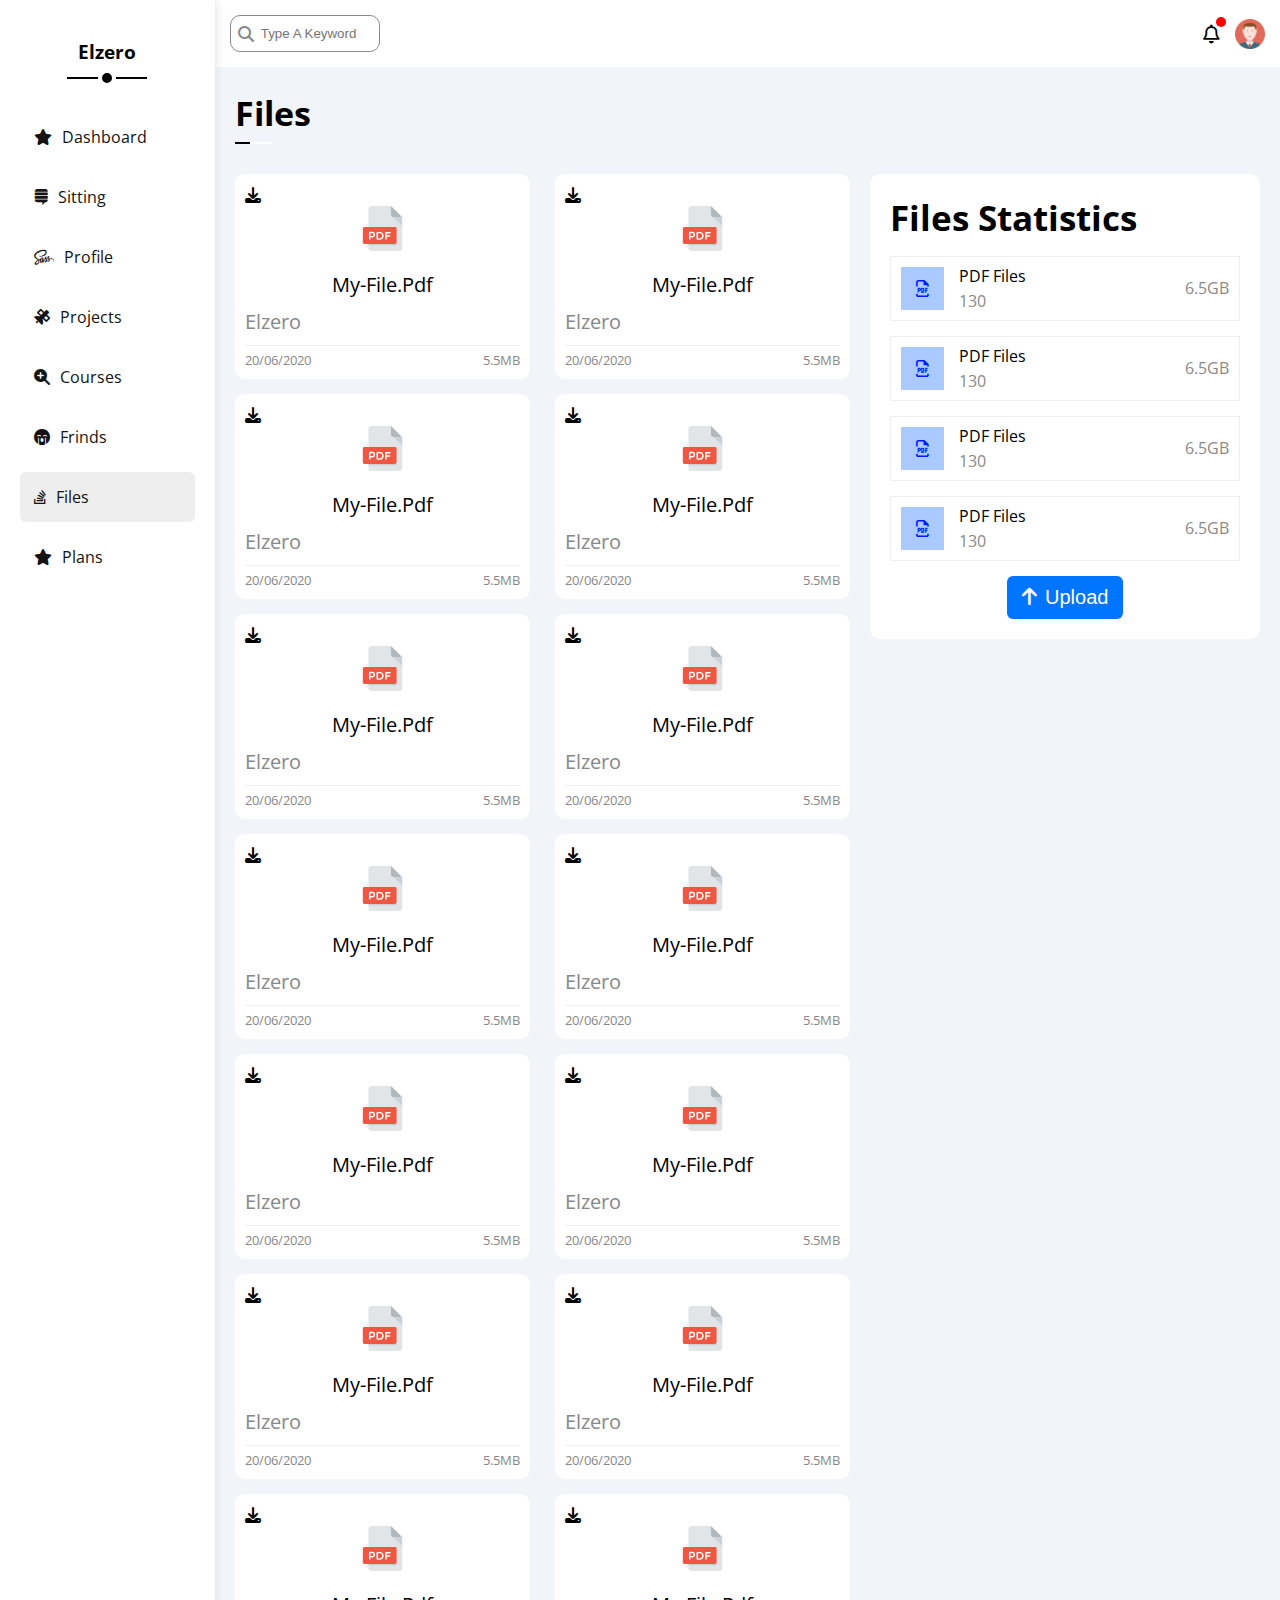
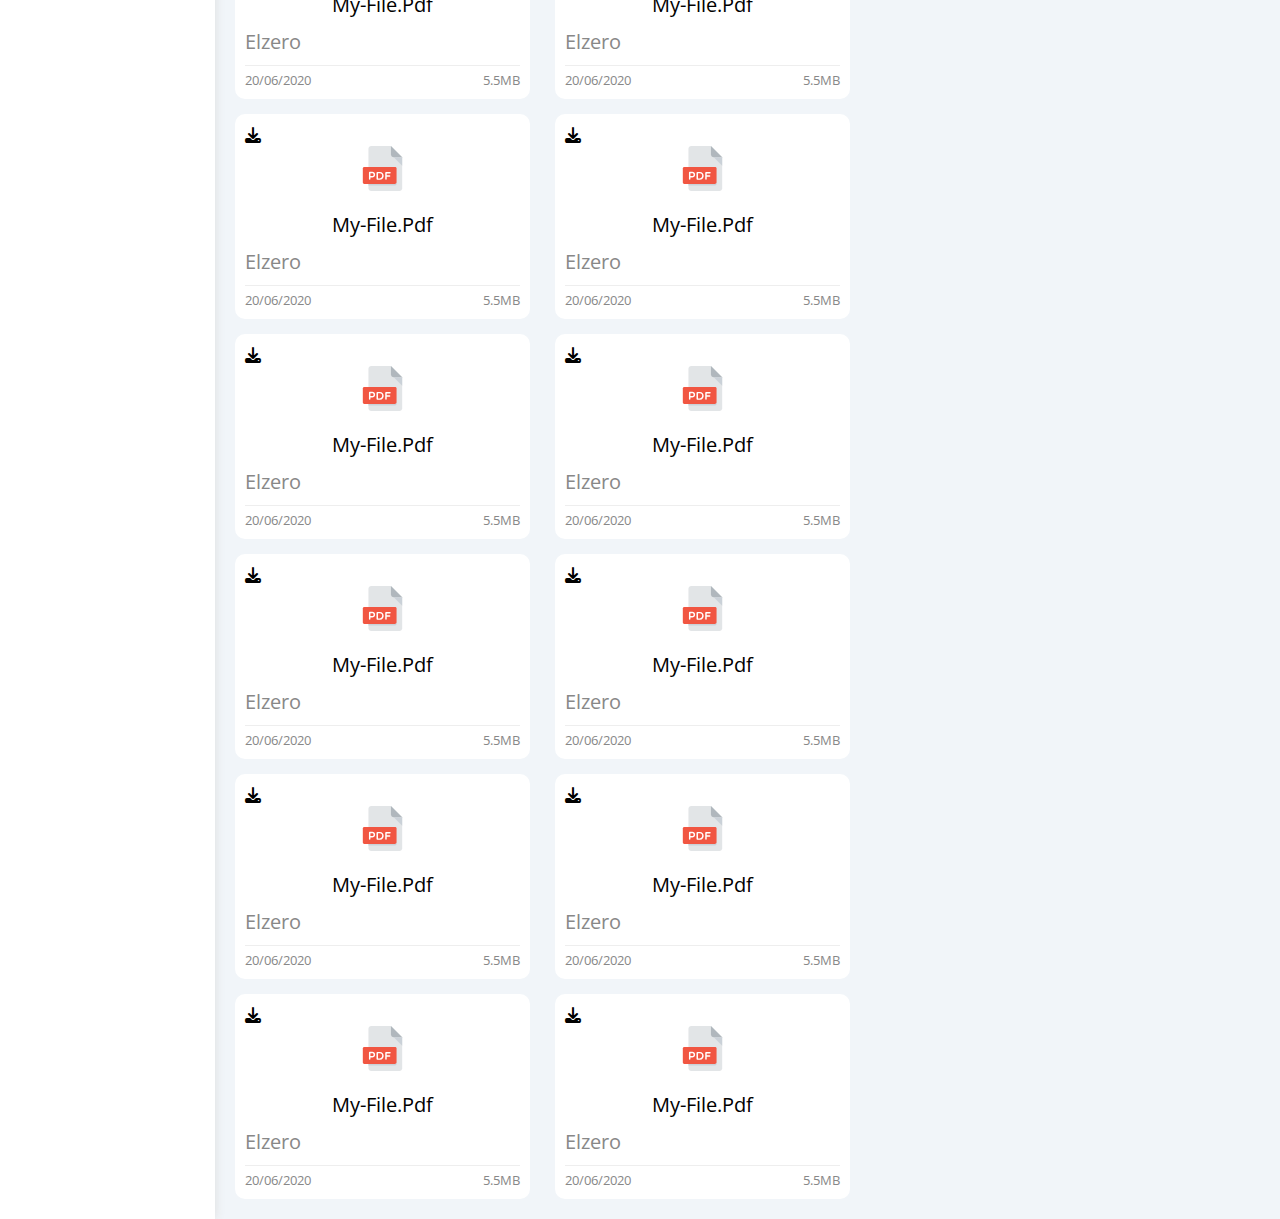
<file: files.html>
<!DOCTYPE html>
<html lang="en">
  <head>
    <meta charset="UTF-8" />
    <title>Dashboard</title>
    <link rel="stylesheet" href="css/all.min.css" />
    <link rel="stylesheet" href="css/framework.css" />
    <link rel="stylesheet" href="css/master.css" />
    
    <link rel="preconnect" href="https://fonts.googleapis.com" />
    <link rel="preconnect" href="https://fonts.gstatic.com" crossorigin />
    <link href="https://fonts.googleapis.com/css2?family=Open+Sans:wght@300;500&display=swap" rel="stylesheet" />
  </head>
  <body>
  			 <div class="page d-flex">
  			     <div class="side p-20 bg-white p-relative">
  			             <h3 class=" txt-c p-relative">Elzero</h3>
  			             <ul class="pt-20">
  			                 <li><a class="" href="index.html">
  			                     <i class="fas fa-star"></i>
  			                     <span>dashboard</span>
  			                 </a></li>
  			                 <li><a class="" href="sitting.html">
  			                     <i class="fab fa-stack-exchange"></i>
  			                     <span>sitting</span>
  			                 </a></li>
  			                 <li><a href="profile.html">
  			                     <i class="fab fa-sass"></i>
  			                     <span>profile</span>
  			                 </a></li>
  			                 <li><a href="projects.html">
  			                     <i class="fas fa-satellite"></i>
  			                     <span>projects</span>
  			                 </a></li>
  			                 <li><a href="courses.html">
  			                     <i class="fas fa-search-plus"></i>
  			                     <span>courses</span>
  			                 </a></li>
  			                 <li><a href="friends.html">
  			                     <i class="fas fa-sad-cry"></i>
  			                     <span>frinds</span>
  			                 </a></li>
  			                 <li><a class="bg-eee" href="files.html">
  			                     <i class="fab fa-stack-overflow"></i>
  			                     <span>files</span>
  			                 </a></li>
  			                 <li><a href="plans.html">
  			                     <i class="fas fa-star"></i>
  			                     <span>plans</span>
  			                 </a></li>
  			             </ul>
  			     </div>
  			     <div class="home w-full">
  			         <div class="header between-flex bg-white p-15">
  			             <form class="p-relative ">
  			                 <i class="fas fa-search p-absolute"></i>
  			                 <input type="search" name="" placeholder="Type A Keyword" id="">
  			             </form>
  			             <nav>
  			                 <i class="far fa-bell"></i>
  			                 <img src="imgs/avatar.png" alt=""></img>
  			             </nav>
  			         </div>
  			         <div class="content">
  			             
  			     <div class="title">
  			         <h1 class="p-relative ">files</h1>
  			     </div>
  			     
  			     <div class="boxs fi">
  			         <div class="downs">
  			        <div class="down x p-10 bg-white">
  			                     <i class="fas fa-download"></i>
  			                     <div class="inf">
  			                  <div class="imjx">
  			                      <img src="imgs/pdf.svg" alt="">
  			                      <p>my-file.pdf</p>
  			                  </div>
  			                  <span class="c-grey">elzero</span>
  			                     </div>
  			                     <div class="datex between-flex">
  			                         <span class="c-grey">20/06/2020</span>
  			                         <span class="c-grey">5.5MB</span>
  			                     </div>     
  			                     </div>
  			                     
  			                     <div class="down x p-10 bg-white">
  			                     <i class="fas fa-download"></i>
  			                     <div class="inf">
  			                  <div class="imjx">
  			                      <img src="imgs/pdf.svg" alt="">
  			                      <p>my-file.pdf</p>
  			                  </div>
  			                  <span class="c-grey">elzero</span>
  			                     </div>
  			                     <div class="datex between-flex">
  			                         <span class="c-grey">20/06/2020</span>
  			                         <span class="c-grey">5.5MB</span>
  			                     </div>     
  			                     </div>
  			                     
  			                     <div class="down x p-10 bg-white">
  			                     <i class="fas fa-download"></i>
  			                     <div class="inf">
  			                  <div class="imjx">
  			                      <img src="imgs/pdf.svg" alt="">
  			                      <p>my-file.pdf</p>
  			                  </div>
  			                  <span class="c-grey">elzero</span>
  			                     </div>
  			                     <div class="datex between-flex">
  			                         <span class="c-grey">20/06/2020</span>
  			                         <span class="c-grey">5.5MB</span>
  			                     </div>     
  			                     </div>
  			                     
  			                     <div class="down x p-10 bg-white">
  			                     <i class="fas fa-download"></i>
  			                     <div class="inf">
  			                  <div class="imjx">
  			                      <img src="imgs/pdf.svg" alt="">
  			                      <p>my-file.pdf</p>
  			                  </div>
  			                  <span class="c-grey">elzero</span>
  			                     </div>
  			                     <div class="datex between-flex">
  			                         <span class="c-grey">20/06/2020</span>
  			                         <span class="c-grey">5.5MB</span>
  			                     </div>     
  			                     </div>
  			                     
  			                     <div class="down x p-10 bg-white">
  			                     <i class="fas fa-download"></i>
  			                     <div class="inf">
  			                  <div class="imjx">
  			                      <img src="imgs/pdf.svg" alt="">
  			                      <p>my-file.pdf</p>
  			                  </div>
  			                  <span class="c-grey">elzero</span>
  			                     </div>
  			                     <div class="datex between-flex">
  			                         <span class="c-grey">20/06/2020</span>
  			                         <span class="c-grey">5.5MB</span>
  			                     </div>     
  			                     </div>
  			                     
  			                     
  			                     <div class="down x p-10 bg-white">
  			                     <i class="fas fa-download"></i>
  			                     <div class="inf">
  			                  <div class="imjx">
  			                      <img src="imgs/pdf.svg" alt="">
  			                      <p>my-file.pdf</p>
  			                  </div>
  			                  <span class="c-grey">elzero</span>
  			                     </div>
  			                     <div class="datex between-flex">
  			                         <span class="c-grey">20/06/2020</span>
  			                         <span class="c-grey">5.5MB</span>
  			                     </div>     
  			                     </div>
  			                     
  			                     
  			                     <div class="down x p-10 bg-white">
  			                     <i class="fas fa-download"></i>
  			                     <div class="inf">
  			                  <div class="imjx">
  			                      <img src="imgs/pdf.svg" alt="">
  			                      <p>my-file.pdf</p>
  			                  </div>
  			                  <span class="c-grey">elzero</span>
  			                     </div>
  			                     <div class="datex between-flex">
  			                         <span class="c-grey">20/06/2020</span>
  			                         <span class="c-grey">5.5MB</span>
  			                     </div>     
  			                     </div>
  			                     
  			                     
  			                     <div class="down x p-10 bg-white">
  			                     <i class="fas fa-download"></i>
  			                     <div class="inf">
  			                  <div class="imjx">
  			                      <img src="imgs/pdf.svg" alt="">
  			                      <p>my-file.pdf</p>
  			                  </div>
  			                  <span class="c-grey">elzero</span>
  			                     </div>
  			                     <div class="datex between-flex">
  			                         <span class="c-grey">20/06/2020</span>
  			                         <span class="c-grey">5.5MB</span>
  			                     </div>     
  			                     </div>
  			                     
  			                     
  			                     <div class="down x p-10 bg-white">
  			                     <i class="fas fa-download"></i>
  			                     <div class="inf">
  			                  <div class="imjx">
  			                      <img src="imgs/pdf.svg" alt="">
  			                      <p>my-file.pdf</p>
  			                  </div>
  			                  <span class="c-grey">elzero</span>
  			                     </div>
  			                     <div class="datex between-flex">
  			                         <span class="c-grey">20/06/2020</span>
  			                         <span class="c-grey">5.5MB</span>
  			                     </div>     
  			                     </div>
  			                     
  			                     <div class="down x p-10 bg-white">
  			                     <i class="fas fa-download"></i>
  			                     <div class="inf">
  			                  <div class="imjx">
  			                      <img src="imgs/pdf.svg" alt="">
  			                      <p>my-file.pdf</p>
  			                  </div>
  			                  <span class="c-grey">elzero</span>
  			                     </div>
  			                     <div class="datex between-flex">
  			                         <span class="c-grey">20/06/2020</span>
  			                         <span class="c-grey">5.5MB</span>
  			                     </div>     
  			                     </div>
  			                     
  			                     <div class="down x p-10 bg-white">
  			                     <i class="fas fa-download"></i>
  			                     <div class="inf">
  			                  <div class="imjx">
  			                      <img src="imgs/pdf.svg" alt="">
  			                      <p>my-file.pdf</p>
  			                  </div>
  			                  <span class="c-grey">elzero</span>
  			                     </div>
  			                     <div class="datex between-flex">
  			                         <span class="c-grey">20/06/2020</span>
  			                         <span class="c-grey">5.5MB</span>
  			                     </div>     
  			                     </div>
  			                     
  			                     <div class="down x p-10 bg-white">
  			                     <i class="fas fa-download"></i>
  			                     <div class="inf">
  			                  <div class="imjx">
  			                      <img src="imgs/pdf.svg" alt="">
  			                      <p>my-file.pdf</p>
  			                  </div>
  			                  <span class="c-grey">elzero</span>
  			                     </div>
  			                     <div class="datex between-flex">
  			                         <span class="c-grey">20/06/2020</span>
  			                         <span class="c-grey">5.5MB</span>
  			                     </div>     
  			                     </div>
  			                     
  			                     <div class="down x p-10 bg-white">
  			                     <i class="fas fa-download"></i>
  			                     <div class="inf">
  			                  <div class="imjx">
  			                      <img src="imgs/pdf.svg" alt="">
  			                      <p>my-file.pdf</p>
  			                  </div>
  			                  <span class="c-grey">elzero</span>
  			                     </div>
  			                     <div class="datex between-flex">
  			                         <span class="c-grey">20/06/2020</span>
  			                         <span class="c-grey">5.5MB</span>
  			                     </div>     
  			                     </div>
  			                     
  			                     
  			                     <div class="down x p-10 bg-white">
  			                     <i class="fas fa-download"></i>
  			                     <div class="inf">
  			                  <div class="imjx">
  			                      <img src="imgs/pdf.svg" alt="">
  			                      <p>my-file.pdf</p>
  			                  </div>
  			                  <span class="c-grey">elzero</span>
  			                     </div>
  			                     <div class="datex between-flex">
  			                         <span class="c-grey">20/06/2020</span>
  			                         <span class="c-grey">5.5MB</span>
  			                     </div>     
  			                     </div>
  			                     
  			                     
  			                     <div class="down x p-10 bg-white">
  			                     <i class="fas fa-download"></i>
  			                     <div class="inf">
  			                  <div class="imjx">
  			                      <img src="imgs/pdf.svg" alt="">
  			                      <p>my-file.pdf</p>
  			                  </div>
  			                  <span class="c-grey">elzero</span>
  			                     </div>
  			                     <div class="datex between-flex">
  			                         <span class="c-grey">20/06/2020</span>
  			                         <span class="c-grey">5.5MB</span>
  			                     </div>     
  			                     </div>
  			                     
  			                     
  			                     <div class="down x p-10 bg-white">
  			                     <i class="fas fa-download"></i>
  			                     <div class="inf">
  			                  <div class="imjx">
  			                      <img src="imgs/pdf.svg" alt="">
  			                      <p>my-file.pdf</p>
  			                  </div>
  			                  <span class="c-grey">elzero</span>
  			                     </div>
  			                     <div class="datex between-flex">
  			                         <span class="c-grey">20/06/2020</span>
  			                         <span class="c-grey">5.5MB</span>
  			                     </div>     
  			                     </div>
  			                     
  			                     
  			                     <div class="down x p-10 bg-white">
  			                     <i class="fas fa-download"></i>
  			                     <div class="inf">
  			                  <div class="imjx">
  			                      <img src="imgs/pdf.svg" alt="">
  			                      <p>my-file.pdf</p>
  			                  </div>
  			                  <span class="c-grey">elzero</span>
  			                     </div>
  			                     <div class="datex between-flex">
  			                         <span class="c-grey">20/06/2020</span>
  			                         <span class="c-grey">5.5MB</span>
  			                     </div>     
  			                     </div>
  			                     
  			                     
  			                     <div class="down x p-10 bg-white">
  			                     <i class="fas fa-download"></i>
  			                     <div class="inf">
  			                  <div class="imjx">
  			                      <img src="imgs/pdf.svg" alt="">
  			                      <p>my-file.pdf</p>
  			                  </div>
  			                  <span class="c-grey">elzero</span>
  			                     </div>
  			                     <div class="datex between-flex">
  			                         <span class="c-grey">20/06/2020</span>
  			                         <span class="c-grey">5.5MB</span>
  			                     </div>     
  			                     </div>
  			                     
  			                     <div class="down x p-10 bg-white">
  			                     <i class="fas fa-download"></i>
  			                     <div class="inf">
  			                  <div class="imjx">
  			                      <img src="imgs/pdf.svg" alt="">
  			                      <p>my-file.pdf</p>
  			                  </div>
  			                  <span class="c-grey">elzero</span>
  			                     </div>
  			                     <div class="datex between-flex">
  			                         <span class="c-grey">20/06/2020</span>
  			                         <span class="c-grey">5.5MB</span>
  			                     </div>     
  			                     </div>
  			                     
  			                     <div class="down x p-10 bg-white">
  			                     <i class="fas fa-download"></i>
  			                     <div class="inf">
  			                  <div class="imjx">
  			                      <img src="imgs/pdf.svg" alt="">
  			                      <p>my-file.pdf</p>
  			                  </div>
  			                  <span class="c-grey">elzero</span>
  			                     </div>
  			                     <div class="datex between-flex">
  			                         <span class="c-grey">20/06/2020</span>
  			                         <span class="c-grey">5.5MB</span>
  			                     </div>     
  			                     </div>
  			                     
  			                     <div class="down x p-10 bg-white">
  			                     <i class="fas fa-download"></i>
  			                     <div class="inf">
  			                  <div class="imjx">
  			                      <img src="imgs/pdf.svg" alt="">
  			                      <p>my-file.pdf</p>
  			                  </div>
  			                  <span class="c-grey">elzero</span>
  			                     </div>
  			                     <div class="datex between-flex">
  			                         <span class="c-grey">20/06/2020</span>
  			                         <span class="c-grey">5.5MB</span>
  			                     </div>     
  			                     </div>
  			                     
  			                     <div class="down x p-10 bg-white">
  			                     <i class="fas fa-download"></i>
  			                     <div class="inf">
  			                  <div class="imjx">
  			                      <img src="imgs/pdf.svg" alt="">
  			                      <p>my-file.pdf</p>
  			                  </div>
  			                  <span class="c-grey">elzero</span>
  			                     </div>
  			                     <div class="datex between-flex">
  			                         <span class="c-grey">20/06/2020</span>
  			                         <span class="c-grey">5.5MB</span>
  			                     </div>     
  			                     </div>
  			                     
  			                     
  			                     
  			                     <div class="down x p-10 bg-white">
  			                     <i class="fas fa-download"></i>
  			                     <div class="inf">
  			                  <div class="imjx">
  			                      <img src="imgs/pdf.svg" alt="">
  			                      <p>my-file.pdf</p>
  			                  </div>
  			                  <span class="c-grey">elzero</span>
  			                     </div>
  			                     <div class="datex between-flex">
  			                         <span class="c-grey">20/06/2020</span>
  			                         <span class="c-grey">5.5MB</span>
  			                     </div>     
  			                     </div>
  			                     <div class="down x p-10 bg-white">
  			                     <i class="fas fa-download"></i>
  			                     <div class="inf">
  			                  <div class="imjx">
  			                      <img src="imgs/pdf.svg" alt="">
  			                      <p>my-file.pdf</p>
  			                  </div>
  			                  <span class="c-grey">elzero</span>
  			                     </div>
  			                     <div class="datex between-flex">
  			                         <span class="c-grey">20/06/2020</span>
  			                         <span class="c-grey">5.5MB</span>
  			                     </div>     
  			                     </div>
  			                     
  			    </div>
  			    
  			    
  			    
  			        <div class="files x p-20 bg-white">
  			              <div class="hi v">
  			                     <h3 class="fs-25">files Statistics</h3>
  			                     
  			                     </div>
  			                     
  			                     <div class="file between-flex">
  			                         <div class="iconx d-flex align-center">
  			                             <i class=" c-white far fa-file-pdf"></i>
  			                             <div class="txt">
  			                                 <p>PDF files</p>
  			                                 <span class="c-grey">130</span>
  			                             </div>
  			                         </div>
  			                        <span class="c-grey">6.5GB</span>
  			                     </div>
  			                     
  			                     <div class="file between-flex">
  			                         <div class="iconx d-flex align-center">
  			                             <i class=" c-white far fa-file-pdf"></i>
  			                             <div class="txt">
  			                                 <p>PDF files</p>
  			                                 <span class="c-grey">130</span>
  			                             </div>
  			                         </div>
  			                        <span class="c-grey">6.5GB</span>
  			                     </div>
  			                     
  			                     <div class="file between-flex">
  			                         <div class="iconx d-flex align-center">
  			                             <i class=" c-white far fa-file-pdf"></i>
  			                             <div class="txt">
  			                                 <p>PDF files</p>
  			                                 <span class="c-grey">130</span>
  			                             </div>
  			                         </div>
  			                        <span class="c-grey">6.5GB</span>
  			                     </div>
  			                     
  			                     <div class="file between-flex">
  			                         <div class="iconx d-flex align-center">
  			                             <i class=" c-white far fa-file-pdf"></i>
  			                             <div class="txt">
  			                                 <p>PDF files</p>
  			                                 <span class="c-grey">130</span>
  			                             </div>
  			                         </div>
  			                        <span class="c-grey">6.5GB</span>
  			                     </div>
  			                     <div class="btn">
  			                     <button class="d-flex align-center btn-shape bg-blue c-white">
  			                <i class="fas fa-arrow-up"></i>
  			                <p>Upload</p>         
  			                     </button>
  			                     </div>
  			                     
  			                     
  			                     
  			                     
  			                     </div>
  			     
  			     </div>
  			     </div>
  			 </div>
  </body>
</html>
</file>
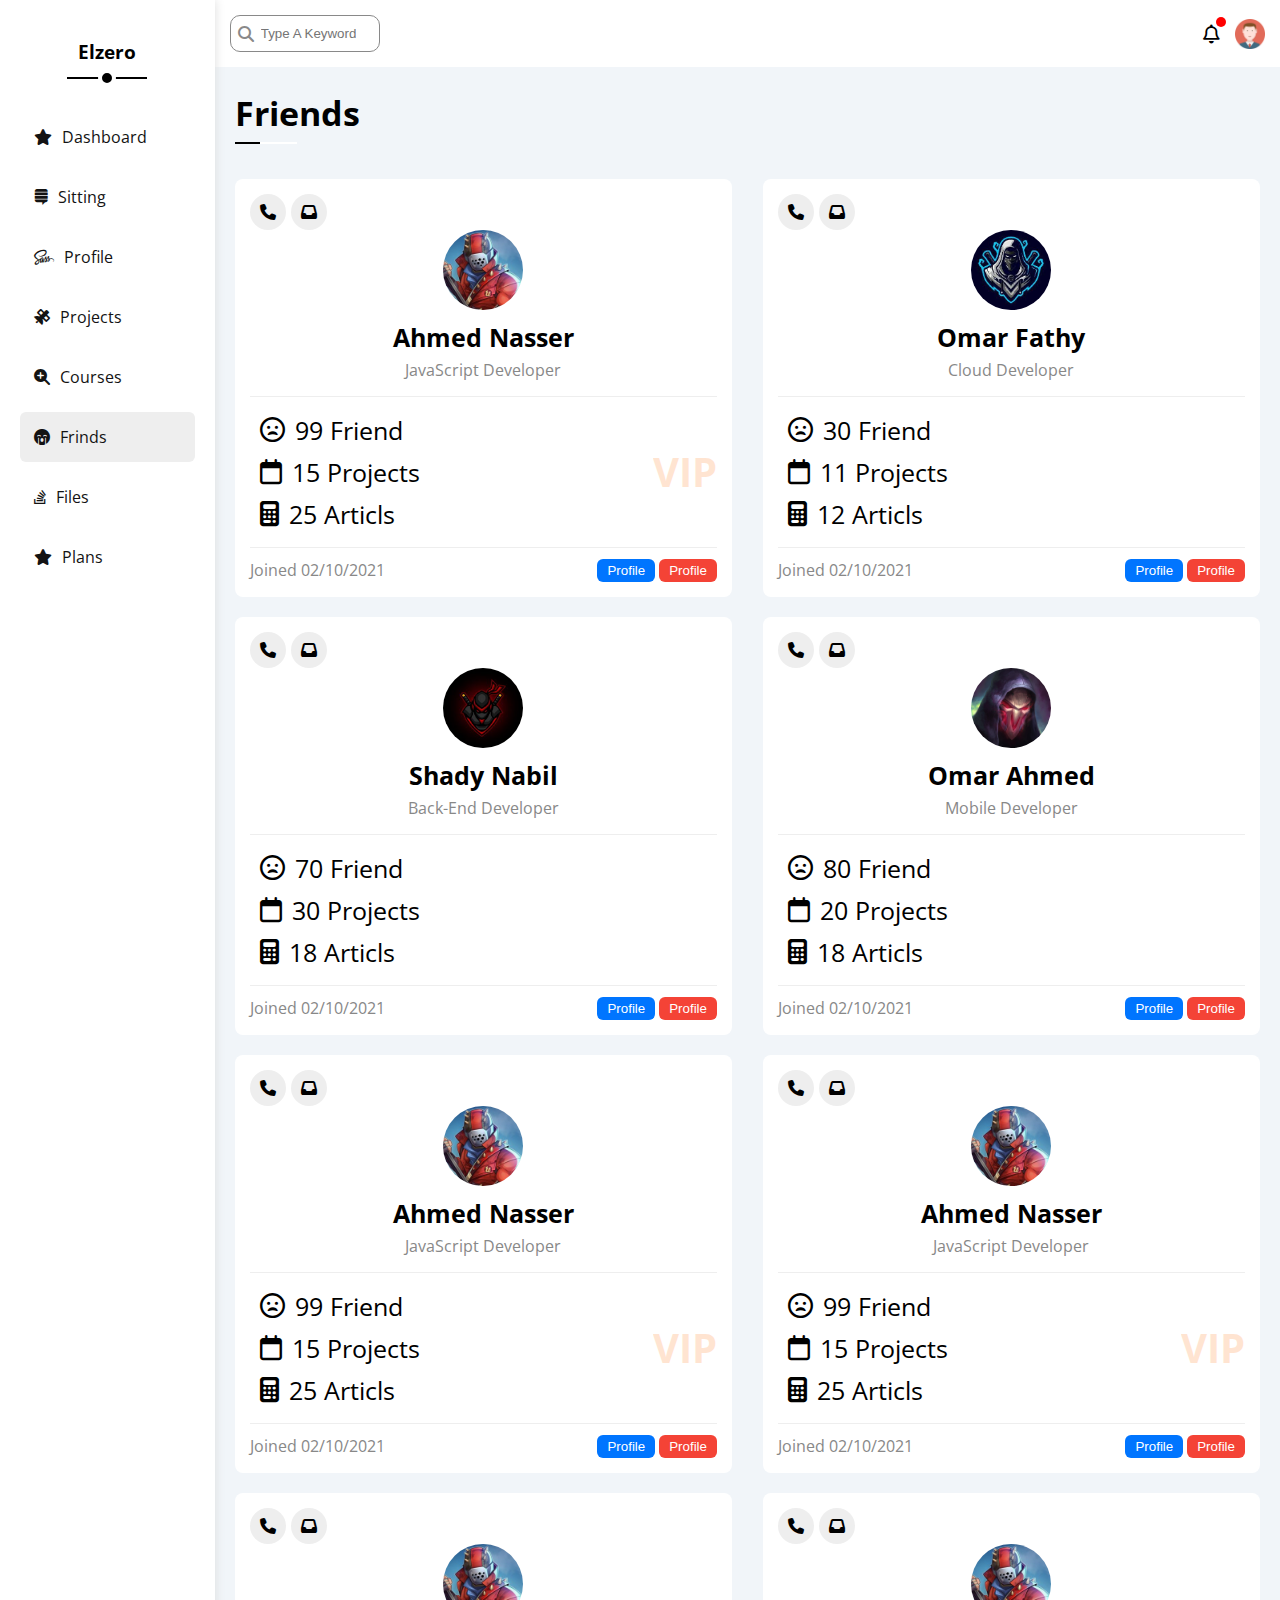
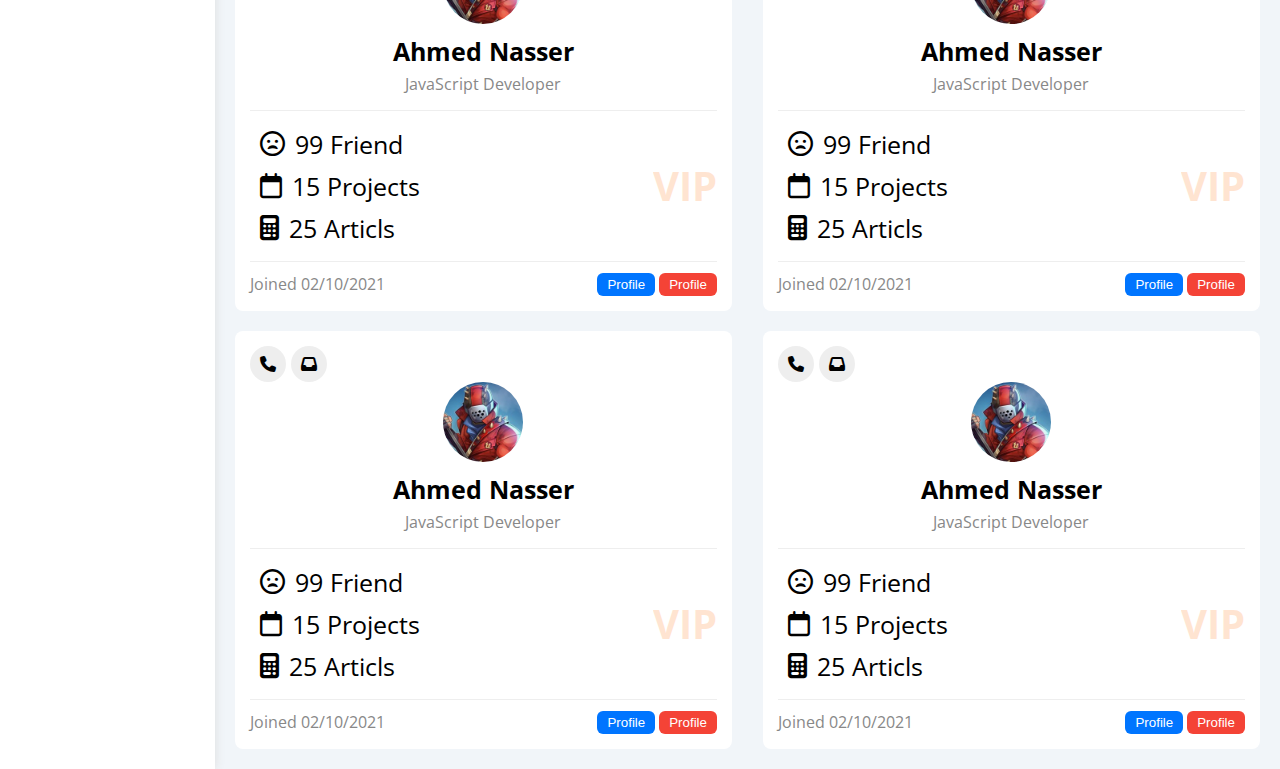
<file: friends.html>
<!DOCTYPE html>
<html lang="en">
  <head>
    <meta charset="UTF-8" />
    <title>Dashboard</title>
    <link rel="stylesheet" href="css/all.min.css" />
    <link rel="stylesheet" href="css/framework.css" />
    <link rel="stylesheet" href="css/master.css" />
    
    <link rel="preconnect" href="https://fonts.googleapis.com" />
    <link rel="preconnect" href="https://fonts.gstatic.com" crossorigin />
    <link href="https://fonts.googleapis.com/css2?family=Open+Sans:wght@300;500&display=swap" rel="stylesheet" />
  </head>
  <body>
  			 <div class="page d-flex">
  			     <div class="side p-20 bg-white p-relative">
  			             <h3 class=" txt-c p-relative">Elzero</h3>
  			             <ul class="pt-20">
  			                 <li><a class="" href="index.html">
  			                     <i class="fas fa-star"></i>
  			                     <span>dashboard</span>
  			                 </a></li>
  			                 <li><a class="" href="sitting.html">
  			                     <i class="fab fa-stack-exchange"></i>
  			                     <span>sitting</span>
  			                 </a></li>
  			                 <li><a href="profile.html">
  			                     <i class="fab fa-sass"></i>
  			                     <span>profile</span>
  			                 </a></li>
  			                 <li><a href="projects.html">
  			                     <i class="fas fa-satellite"></i>
  			                     <span>projects</span>
  			                 </a></li>
  			                 <li><a href="courses.html">
  			                     <i class="fas fa-search-plus"></i>
  			                     <span>courses</span>
  			                 </a></li>
  			                 <li><a class="bg-eee" href="friends.html">
  			                     <i class="fas fa-sad-cry"></i>
  			                     <span>frinds</span>
  			                 </a></li>
  			                 <li><a href="files.html">
  			                     <i class="fab fa-stack-overflow"></i>
  			                     <span>files</span>
  			                 </a></li>
  			                 <li><a href="plans.html">
  			                     <i class="fas fa-star"></i>
  			                     <span>plans</span>
  			                 </a></li>
  			             </ul>
  			     </div>
  			     <div class="home w-full">
  			         <div class="header between-flex bg-white p-15">
  			             <form class="p-relative ">
  			                 <i class="fas fa-search p-absolute"></i>
  			                 <input type="search" name="" placeholder="Type A Keyword" id="">
  			             </form>
  			             <nav>
  			                 <i class="far fa-bell"></i>
  			                 <img src="imgs/avatar.png" alt=""></img>
  			             </nav>
  			         </div>
  			         <div class="content">
  			             
  			     <div class="title">
  			         <h1 class="p-relative ">friends</h1>
  			     </div>
  			     
  			     <div class="boxs cou fri">
  			    
  			        <div class="frind x2 p-15 bg-white">
  			                     
  			                     <div class="contact d-flex">
  			                         <i class="p-10 rad-half bg-eee fas fa-phone"></i>
  			                         
  			                         <i class="p-10 rad-half bg-eee fas fa-inbox"></i>
  			                     </div>
  			                     <div class="inf">
  			                         <img class="rad-half" src="imgs/friend-01.jpg" alt=""></img>
  			                         <h3>ahmed nasser</h3>
  			                         <span class="c-grey">JavaScript Developer</span>
  			                     </div>
  			                     <div class="txt between-flex">
  			                         <div class="r">
  			                             <div class="d-flex align-center">
  			                                 <i class="far fa-frown-open"></i>
  			                                 <p>99 Friend</p>
  			                             </div>
  			                              <div class="d-flex align-center">
  			                                 <i class="far fa-calendar"></i>
  			                                 <p>15 Projects</p>
  			                             </div>
  			                              <div class="d-flex align-center">
  			                                 <i class="fas fa-calculator"></i>
  			                                 <p>25 Articls</p>
  			                             </div>
  			                         </div>
  			                         <div class="l">
  			                             <h3>VIP</h3>
  			                         </div>
  			                     </div>
  			                     <div class="date between-flex">
  			                         <span class="c-grey">Joined 02/10/2021</span>
  			                         <div class="btn">
  			                             <button class="bg-blue c-white btn-shape">profile</button>
  			                             <button class="bg-red c-white btn-shape">profile</button>
  			                         </div>
  			                     </div>
  			                     
  			                     </div>
  			                     
  			                     <div class="frind x2 p-15 bg-white">
  			                     
  			                     <div class="contact d-flex">
  			                         <i class="p-10 rad-half bg-eee fas fa-phone"></i>
  			                         
  			                         <i class="p-10 rad-half bg-eee fas fa-inbox"></i>
  			                     </div>
  			                     <div class="inf">
  			                         <img class="rad-half" src="imgs/friend-02.jpg" alt=""></img>
  			                         <h3>Omar Fathy</h3>
  			                         <span class="c-grey">Cloud Developer</span>
  			                     </div>
  			                     <div class="txt between-flex">
  			                         <div class="r">
  			                             <div class="d-flex align-center">
  			                                 <i class="far fa-frown-open"></i>
  			                                 <p>30 Friend</p>
  			                             </div>
  			                              <div class="d-flex align-center">
  			                                 <i class="far fa-calendar"></i>
  			                                 <p>11 Projects</p>
  			                             </div>
  			                              <div class="d-flex align-center">
  			                                 <i class="fas fa-calculator"></i>
  			                                 <p>12 Articls</p>
  			                             </div>
  			                         </div>
  			                         <div class="l">
  			                             
  			                         </div>
  			                     </div>
  			                     <div class="date between-flex">
  			                         <span class="c-grey">Joined 02/10/2021</span>
  			                         <div class="btn">
  			                             <button class="bg-blue c-white btn-shape">profile</button>
  			                             <button class="bg-red c-white btn-shape">profile</button>
  			                         </div>
  			                     </div>
  			                     
  			                     </div>
  			                     
  			                     <div class="frind x2 p-15 bg-white">
  			                     
  			                     <div class="contact d-flex">
  			                         <i class="p-10 rad-half bg-eee fas fa-phone"></i>
  			                         
  			                         <i class="p-10 rad-half bg-eee fas fa-inbox"></i>
  			                     </div>
  			                     <div class="inf">
  			                         <img class="rad-half" src="imgs/friend-04.jpg" alt=""></img>
  			                         <h3>Shady Nabil</h3>
  			                         <span class="c-grey">Back-End Developer</span>
  			                     </div>
  			                     <div class="txt between-flex">
  			                         <div class="r">
  			                             <div class="d-flex align-center">
  			                                 <i class="far fa-frown-open"></i>
  			                                 <p>70 Friend</p>
  			                             </div>
  			                              <div class="d-flex align-center">
  			                                 <i class="far fa-calendar"></i>
  			                                 <p>30 Projects</p>
  			                             </div>
  			                              <div class="d-flex align-center">
  			                                 <i class="fas fa-calculator"></i>
  			                                 <p>18 Articls</p>
  			                             </div>
  			                         </div>
  			                         <div class="l">
  			                            
  			                         </div>
  			                     </div>
  			                     <div class="date between-flex">
  			                         <span class="c-grey">Joined 02/10/2021</span>
  			                         <div class="btn">
  			                             <button class="bg-blue c-white btn-shape">profile</button>
  			                             <button class="bg-red c-white btn-shape">profile</button>
  			                         </div>
  			                     </div>
  			                     
  			                     </div>
  			                     
  			                     <div class="frind x2 p-15 bg-white">
  			                     
  			                     <div class="contact d-flex">
  			                         <i class="p-10 rad-half bg-eee fas fa-phone"></i>
  			                         
  			                         <i class="p-10 rad-half bg-eee fas fa-inbox"></i>
  			                     </div>
  			                     <div class="inf">
  			                         <img class="rad-half" src="imgs/friend-03.jpg" alt=""></img>
  			                         <h3>Omar Ahmed</h3>
  			                         <span class="c-grey">Mobile Developer</span>
  			                     </div>
  			                     <div class="txt between-flex">
  			                         <div class="r">
  			                             <div class="d-flex align-center">
  			                                 <i class="far fa-frown-open"></i>
  			                                 <p>80 Friend</p>
  			                             </div>
  			                              <div class="d-flex align-center">
  			                                 <i class="far fa-calendar"></i>
  			                                 <p>20 Projects</p>
  			                             </div>
  			                              <div class="d-flex align-center">
  			                                 <i class="fas fa-calculator"></i>
  			                                 <p>18 Articls</p>
  			                             </div>
  			                         </div>
  			                         <div class="l">
  			                             
  			                         </div>
  			                     </div>
  			                     <div class="date between-flex">
  			                         <span class="c-grey">Joined 02/10/2021</span>
  			                         <div class="btn">
  			                             <button class="bg-blue c-white btn-shape">profile</button>
  			                             <button class="bg-red c-white btn-shape">profile</button>
  			                         </div>
  			                     </div>
  			                     
  			                     </div>
  			                     
  			                     <div class="frind x2 p-15 bg-white">
  			                     
  			                     <div class="contact d-flex">
  			                         <i class="p-10 rad-half bg-eee fas fa-phone"></i>
  			                         
  			                         <i class="p-10 rad-half bg-eee fas fa-inbox"></i>
  			                     </div>
  			                     <div class="inf">
  			                         <img class="rad-half" src="imgs/friend-01.jpg" alt=""></img>
  			                         <h3>ahmed nasser</h3>
  			                         <span class="c-grey">JavaScript Developer</span>
  			                     </div>
  			                     <div class="txt between-flex">
  			                         <div class="r">
  			                             <div class="d-flex align-center">
  			                                 <i class="far fa-frown-open"></i>
  			                                 <p>99 Friend</p>
  			                             </div>
  			                              <div class="d-flex align-center">
  			                                 <i class="far fa-calendar"></i>
  			                                 <p>15 Projects</p>
  			                             </div>
  			                              <div class="d-flex align-center">
  			                                 <i class="fas fa-calculator"></i>
  			                                 <p>25 Articls</p>
  			                             </div>
  			                         </div>
  			                         <div class="l">
  			                             <h3>VIP</h3>
  			                         </div>
  			                     </div>
  			                     <div class="date between-flex">
  			                         <span class="c-grey">Joined 02/10/2021</span>
  			                         <div class="btn">
  			                             <button class="bg-blue c-white btn-shape">profile</button>
  			                             <button class="bg-red c-white btn-shape">profile</button>
  			                         </div>
  			                     </div>
  			                     
  			                     </div>
  			                     
  			                     
  			                     <div class="frind x2 p-15 bg-white">
  			                     
  			                     <div class="contact d-flex">
  			                         <i class="p-10 rad-half bg-eee fas fa-phone"></i>
  			                         
  			                         <i class="p-10 rad-half bg-eee fas fa-inbox"></i>
  			                     </div>
  			                     <div class="inf">
  			                         <img class="rad-half" src="imgs/friend-01.jpg" alt=""></img>
  			                         <h3>ahmed nasser</h3>
  			                         <span class="c-grey">JavaScript Developer</span>
  			                     </div>
  			                     <div class="txt between-flex">
  			                         <div class="r">
  			                             <div class="d-flex align-center">
  			                                 <i class="far fa-frown-open"></i>
  			                                 <p>99 Friend</p>
  			                             </div>
  			                              <div class="d-flex align-center">
  			                                 <i class="far fa-calendar"></i>
  			                                 <p>15 Projects</p>
  			                             </div>
  			                              <div class="d-flex align-center">
  			                                 <i class="fas fa-calculator"></i>
  			                                 <p>25 Articls</p>
  			                             </div>
  			                         </div>
  			                         <div class="l">
  			                             <h3>VIP</h3>
  			                         </div>
  			                     </div>
  			                     <div class="date between-flex">
  			                         <span class="c-grey">Joined 02/10/2021</span>
  			                         <div class="btn">
  			                             <button class="bg-blue c-white btn-shape">profile</button>
  			                             <button class="bg-red c-white btn-shape">profile</button>
  			                         </div>
  			                     </div>
  			                     
  			                     </div>
  			                     
  			                     <div class="frind x2 p-15 bg-white">
  			                     
  			                     <div class="contact d-flex">
  			                         <i class="p-10 rad-half bg-eee fas fa-phone"></i>
  			                         
  			                         <i class="p-10 rad-half bg-eee fas fa-inbox"></i>
  			                     </div>
  			                     <div class="inf">
  			                         <img class="rad-half" src="imgs/friend-01.jpg" alt=""></img>
  			                         <h3>ahmed nasser</h3>
  			                         <span class="c-grey">JavaScript Developer</span>
  			                     </div>
  			                     <div class="txt between-flex">
  			                         <div class="r">
  			                             <div class="d-flex align-center">
  			                                 <i class="far fa-frown-open"></i>
  			                                 <p>99 Friend</p>
  			                             </div>
  			                              <div class="d-flex align-center">
  			                                 <i class="far fa-calendar"></i>
  			                                 <p>15 Projects</p>
  			                             </div>
  			                              <div class="d-flex align-center">
  			                                 <i class="fas fa-calculator"></i>
  			                                 <p>25 Articls</p>
  			                             </div>
  			                         </div>
  			                         <div class="l">
  			                             <h3>VIP</h3>
  			                         </div>
  			                     </div>
  			                     <div class="date between-flex">
  			                         <span class="c-grey">Joined 02/10/2021</span>
  			                         <div class="btn">
  			                             <button class="bg-blue c-white btn-shape">profile</button>
  			                             <button class="bg-red c-white btn-shape">profile</button>
  			                         </div>
  			                     </div>
  			                     
  			                     </div>
  			                     
  			                     <div class="frind x2 p-15 bg-white">
  			                     
  			                     <div class="contact d-flex">
  			                         <i class="p-10 rad-half bg-eee fas fa-phone"></i>
  			                         
  			                         <i class="p-10 rad-half bg-eee fas fa-inbox"></i>
  			                     </div>
  			                     <div class="inf">
  			                         <img class="rad-half" src="imgs/friend-01.jpg" alt=""></img>
  			                         <h3>ahmed nasser</h3>
  			                         <span class="c-grey">JavaScript Developer</span>
  			                     </div>
  			                     <div class="txt between-flex">
  			                         <div class="r">
  			                             <div class="d-flex align-center">
  			                                 <i class="far fa-frown-open"></i>
  			                                 <p>99 Friend</p>
  			                             </div>
  			                              <div class="d-flex align-center">
  			                                 <i class="far fa-calendar"></i>
  			                                 <p>15 Projects</p>
  			                             </div>
  			                              <div class="d-flex align-center">
  			                                 <i class="fas fa-calculator"></i>
  			                                 <p>25 Articls</p>
  			                             </div>
  			                         </div>
  			                         <div class="l">
  			                             <h3>VIP</h3>
  			                         </div>
  			                     </div>
  			                     <div class="date between-flex">
  			                         <span class="c-grey">Joined 02/10/2021</span>
  			                         <div class="btn">
  			                             <button class="bg-blue c-white btn-shape">profile</button>
  			                             <button class="bg-red c-white btn-shape">profile</button>
  			                         </div>
  			                     </div>
  			                     
  			                     </div>
  			                     
  			                     <div class="frind x2 p-15 bg-white">
  			                     
  			                     <div class="contact d-flex">
  			                         <i class="p-10 rad-half bg-eee fas fa-phone"></i>
  			                         
  			                         <i class="p-10 rad-half bg-eee fas fa-inbox"></i>
  			                     </div>
  			                     <div class="inf">
  			                         <img class="rad-half" src="imgs/friend-01.jpg" alt=""></img>
  			                         <h3>ahmed nasser</h3>
  			                         <span class="c-grey">JavaScript Developer</span>
  			                     </div>
  			                     <div class="txt between-flex">
  			                         <div class="r">
  			                             <div class="d-flex align-center">
  			                                 <i class="far fa-frown-open"></i>
  			                                 <p>99 Friend</p>
  			                             </div>
  			                              <div class="d-flex align-center">
  			                                 <i class="far fa-calendar"></i>
  			                                 <p>15 Projects</p>
  			                             </div>
  			                              <div class="d-flex align-center">
  			                                 <i class="fas fa-calculator"></i>
  			                                 <p>25 Articls</p>
  			                             </div>
  			                         </div>
  			                         <div class="l">
  			                             <h3>VIP</h3>
  			                         </div>
  			                     </div>
  			                     <div class="date between-flex">
  			                         <span class="c-grey">Joined 02/10/2021</span>
  			                         <div class="btn">
  			                             <button class="bg-blue c-white btn-shape">profile</button>
  			                             <button class="bg-red c-white btn-shape">profile</button>
  			                         </div>
  			                     </div>
  			                     
  			                     </div>
  			                     
  			                     <div class="frind x2 p-15 bg-white">
  			                     
  			                     <div class="contact d-flex">
  			                         <i class="p-10 rad-half bg-eee fas fa-phone"></i>
  			                         
  			                         <i class="p-10 rad-half bg-eee fas fa-inbox"></i>
  			                     </div>
  			                     <div class="inf">
  			                         <img class="rad-half" src="imgs/friend-01.jpg" alt=""></img>
  			                         <h3>ahmed nasser</h3>
  			                         <span class="c-grey">JavaScript Developer</span>
  			                     </div>
  			                     <div class="txt between-flex">
  			                         <div class="r">
  			                             <div class="d-flex align-center">
  			                                 <i class="far fa-frown-open"></i>
  			                                 <p>99 Friend</p>
  			                             </div>
  			                              <div class="d-flex align-center">
  			                                 <i class="far fa-calendar"></i>
  			                                 <p>15 Projects</p>
  			                             </div>
  			                              <div class="d-flex align-center">
  			                                 <i class="fas fa-calculator"></i>
  			                                 <p>25 Articls</p>
  			                             </div>
  			                         </div>
  			                         <div class="l">
  			                             <h3>VIP</h3>
  			                         </div>
  			                     </div>
  			                     <div class="date between-flex">
  			                         <span class="c-grey">Joined 02/10/2021</span>
  			                         <div class="btn">
  			                             <button class="bg-blue c-white btn-shape">profile</button>
  			                             <button class="bg-red c-white btn-shape">profile</button>
  			                         </div>
  			                     </div>
  			                     
  			                     </div>
  			                  
  			     
  			    </div>
  			     </div>
  			 </div>
  </body>
</html>
</file>
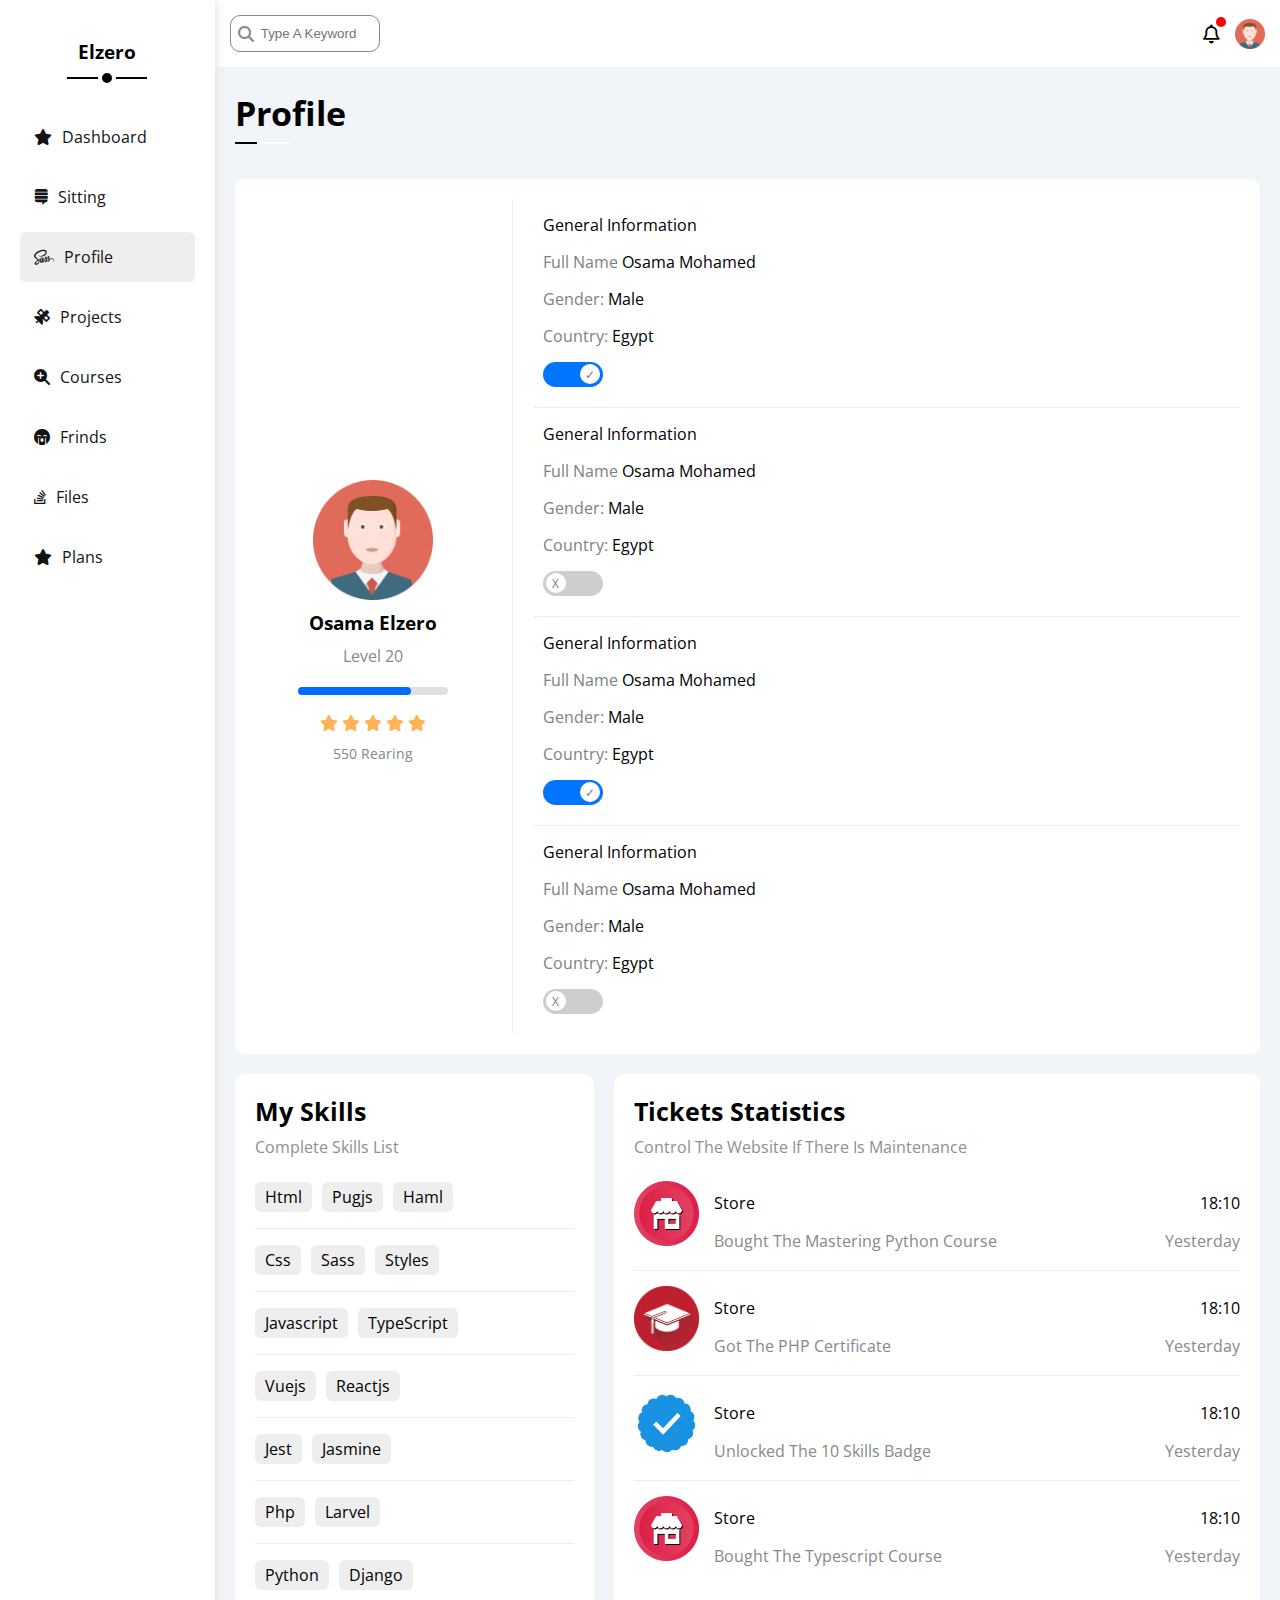
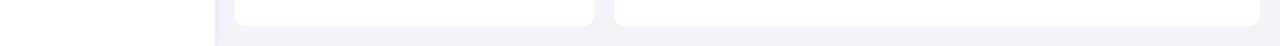
<file: profile.html>
<!DOCTYPE html>
<html lang="en">
  <head>
    <meta charset="UTF-8" />
    <title>Dashboard</title>
    <link rel="stylesheet" href="css/all.min.css" />
    <link rel="stylesheet" href="css/framework.css" />
    <link rel="stylesheet" href="css/master.css" />
    
    <link rel="preconnect" href="https://fonts.googleapis.com" />
    <link rel="preconnect" href="https://fonts.gstatic.com" crossorigin />
    <link href="https://fonts.googleapis.com/css2?family=Open+Sans:wght@300;500&display=swap" rel="stylesheet" />
  </head>
  <body>
  			 <div class="page d-flex">
  			     <div class="side p-20 bg-white p-relative">
  			             <h3 class=" txt-c p-relative">Elzero</h3>
  			             <ul class="pt-20">
  			                 <li><a class="" href="index.html">
  			                     <i class="fas fa-star"></i>
  			                     <span>dashboard</span>
  			                 </a></li>
  			                 <li><a class="" href="sitting.html">
  			                     <i class="fab fa-stack-exchange"></i>
  			                     <span>sitting</span>
  			                 </a></li>
  			                 <li><a class="bg-eee" href="profile.html">
  			                     <i class="fab fa-sass"></i>
  			                     <span>profile</span>
  			                 </a></li>
  			                 <li><a href="projects.html">
  			                     <i class="fas fa-satellite"></i>
  			                     <span>projects</span>
  			                 </a></li>
  			                 <li><a href="courses.html">
  			                     <i class="fas fa-search-plus"></i>
  			                     <span>courses</span>
  			                 </a></li>
  			                 <li><a href="friends.html">
  			                     <i class="fas fa-sad-cry"></i>
  			                     <span>frinds</span>
  			                 </a></li>
  			                 <li><a href="files.html">
  			                     <i class="fab fa-stack-overflow"></i>
  			                     <span>files</span>
  			                 </a></li>
  			                 <li><a href="plans.html">
  			                     <i class="fas fa-star"></i>
  			                     <span>plans</span>
  			                 </a></li>
  			             </ul>
  			     </div>
  			     <div class="home w-full">
  			         <div class="header between-flex bg-white p-15">
  			             <form class="p-relative ">
  			                 <i class="fas fa-search p-absolute"></i>
  			                 <input type="search" name="" placeholder="Type A Keyword" id="">
  			             </form>
  			             <nav>
  			                 <i class="far fa-bell"></i>
  			                 <img src="imgs/avatar.png" alt=""></img>
  			             </nav>
  			         </div>
  			         <div class="content">
  			             
  			     <div class="title">
  			         <h1 class="p-relative ">profile</h1>
  			     </div>
  			     
  			     <div class="boxs prof">
  			    
  			    <!--  -->
  			        <div class="profile d-flex x p-20 bg-white">
  			                     
  			                     <div class="ph">
  			                         <img src="imgs/avatar.png" alt=""></img>
  			              <h3>osama elzero</h3>
  			              <p class="c-grey">level 20</p>
  			              <div class="levels">
  			              <div class="level"></div>
  			              </div>
  			              <div class="stars">
  			                  <i class="fas fa-star"></i>
  			                  <i class="fas fa-star"></i>
  			                  <i class="fas fa-star"></i>
  			                  <i class="fas fa-star"></i>
  			                  <i class="fas fa-star"></i>
  			              </div>
  			              <p class="c-grey fs-14">550 rearing</p>
  			                     </div>
  			                     <div class="inf">
  			                         <div class="general ">
  			                             <p>general information</p>
  			                             <div class="rowx">
  			                             <p><span>full name</span> osama mohamed</p>
  			                             <p><span>gender:</span> male</p>
  			                             <p><span>country:</span> egypt</p>
  			                             <div class="input">
  			                        <input type="checkbox" id="x1" checked>
  			           <label class="bg-gray" for="x1"><span></span></label>
  			                    </div>
  			                    </div>
  			                         </div>
  			                         
  			                         <div class="general ">
  			                             <p>general information</p>
  			                             <div class="rowx">
  			                             <p><span>full name</span> osama mohamed</p>
  			                             <p><span>gender:</span> male</p>
  			                             <p><span>country:</span> egypt</p>
  			                             <div class="input">
  			                        <input type="checkbox" id="x3" >
  			           <label class="bg-gray" for="x3"><span></span></label>
  			                    </div>
  			                    </div>
  			                         </div>
  			                         
  			                         <div class="general ">
  			                             <p>general information</p>
  			                             <div class="rowx">
  			                             <p><span>full name</span> osama mohamed</p>
  			                             <p><span>gender:</span> male</p>
  			                             <p><span>country:</span> egypt</p>
  			                             <div class="input">
  			                        <input type="checkbox" id="x2" checked>
  			           <label class="bg-gray" for="x2"><span></span></label>
  			                    </div>
  			                    </div>
  			                         </div>
  			                         
  			                         <div class="general ">
  			                             <p>general information</p>
  			                             <div class="rowx">
  			                             <p><span>full name</span> osama mohamed</p>
  			                             <p><span>gender:</span> male</p>
  			                             <p><span>country:</span> egypt</p>
  			                             <div class="input">
  			                        <input type="checkbox" id="x4">
  			           <label class="bg-gray" for="x4"><span></span></label>
  			                    </div>
  			                    </div>
  			                         </div>
  			                         
  			                     </div>
  			                     
  			                     </div>
  			                     <!--  -->
  			                     <div class="jah">
  			                     <div class="skils x p-20 bg-white">
  			              <div class="hi v">
  			                     <h3 class="fs-25">my skills</h3>
  			                     <span class="fs-25 mt-15 mb-15">Complete Skills List</span>
  			                     </div>
  			                     
  			                     <div class="skil">
  			                         <div class="lng d-flex align-center f-wrap">
  			                             <p class="btn-shape">html</p>
  			                             <p class="btn-shape">pugjs</p>
  			                             <p class="btn-shape">haml</p>
  			                         </div>
  			                         <div class="lng d-flex align-center f-wrap">
  			                             <p class="btn-shape">css</p>
  			                             <p class="btn-shape">sass</p>
  			                             <p class="btn-shape">styles</p>
  			                         </div>
  			                         <div class="lng d-flex align-center f-wrap">
  			                             <p class="btn-shape">javascript</p>
  			                             <p class="btn-shape">typeScript</p>
  			                             
  			                         </div>
  			                         <div class="lng d-flex align-center f-wrap">
  			                             <p class="btn-shape">vuejs</p>
  			                             <p class="btn-shape">reactjs</p>
  			                           
  			                         </div>
  			                         <div class="lng d-flex align-center f-wrap">
  			                             <p class="btn-shape">jest</p>
  			                             <p class="btn-shape">Jasmine</p>
  			                             
  			                         </div>
  			                         <div class="lng d-flex align-center f-wrap">
  			                             <p class="btn-shape">php</p>
  			                             <p class="btn-shape">larvel</p>
  			    
  			                         </div>
  			                         <div class="lng d-flex align-center f-wrap">
  			                             <p class="btn-shape">python</p>
  			                             <p class="btn-shape">django</p>
  			                           
  			                         </div>
  			                     </div>
  			                     
  			                     </div>
  			                     <!--  -->
  			                     <div class="activs x p-20 bg-white">
  			              <div class="hi v">
  			                     <h3 class="fs-25">Tickets Statistics</h3>
  			                     <span class="fs-25 mt-15 mb-15">Control The Website If There Is Maintenance</span>
  			                     </div>
  			                     
  			                     <div class="active">
  			                         <div class="albox">
  			                             <img src="imgs/activity-01.png" alt=""></img>
  			                             <div class="abox">
  			                             <div class="t">
  			                                 <p>store</p>
  			                                 <p>18:10</p>
  			                             </div>
  			                             <div class="b">
  			                                 <span class="c-grey">Bought The Mastering Python Course</span>
  			                                 <span class="c-grey">Yesterday</span>
  			                             </div>
  			                             </div>
  			                         </div>
  			                         
  			                         <div class="active">
  			                         <div class="albox">
  			                             <img src="imgs/activity-02.png" alt=""></img>
  			                             <div class="abox">
  			                             <div class="t">
  			                                 <p>store</p>
  			                                 <p>18:10</p>
  			                             </div>
  			                             <div class="b">
  			                                 <span class="c-grey">Got The PHP Certificate</span>
  			                                 <span class="c-grey">Yesterday</span>
  			                             </div>
  			                             </div>
  			                         </div>
  			                         
  			                        <div class="active">
  			                         <div class="albox">
  			                             <img src="imgs/activity-03.png" alt=""></img>
  			                             <div class="abox">
  			                             <div class="t">
  			                                 <p>store</p>
  			                                 <p>18:10</p>
  			                             </div>
  			                             <div class="b">
  			                                 <span class="c-grey">Unlocked The 10 Skills Badge</span>
  			                                 <span class="c-grey">Yesterday</span>
  			                             </div>
  			                             </div>
  			                         </div>
  			                         
  			                         <div class="active">
  			                         <div class="albox">
  			                             <img src="imgs/activity-01.png" alt=""></img>
  			                             <div class="abox">
  			                             <div class="t">
  			                                 <p>store</p>
  			                                 <p>18:10</p>
  			                             </div>
  			                             <div class="b">
  			                                 <span class="c-grey">Bought The Typescript Course
</span>
  			                                 <span class="c-grey">Yesterday</span>
  			                             </div>
  			                             </div>
  			                         </div>
  			                         
  			                         
  			                         
  			                     </div>
  			                     
  			                     </div>
  			                     </div>
  			                     
  			     
  			     </div>
  			     </div>
  			 </div>
  </body>
</html>
</file>
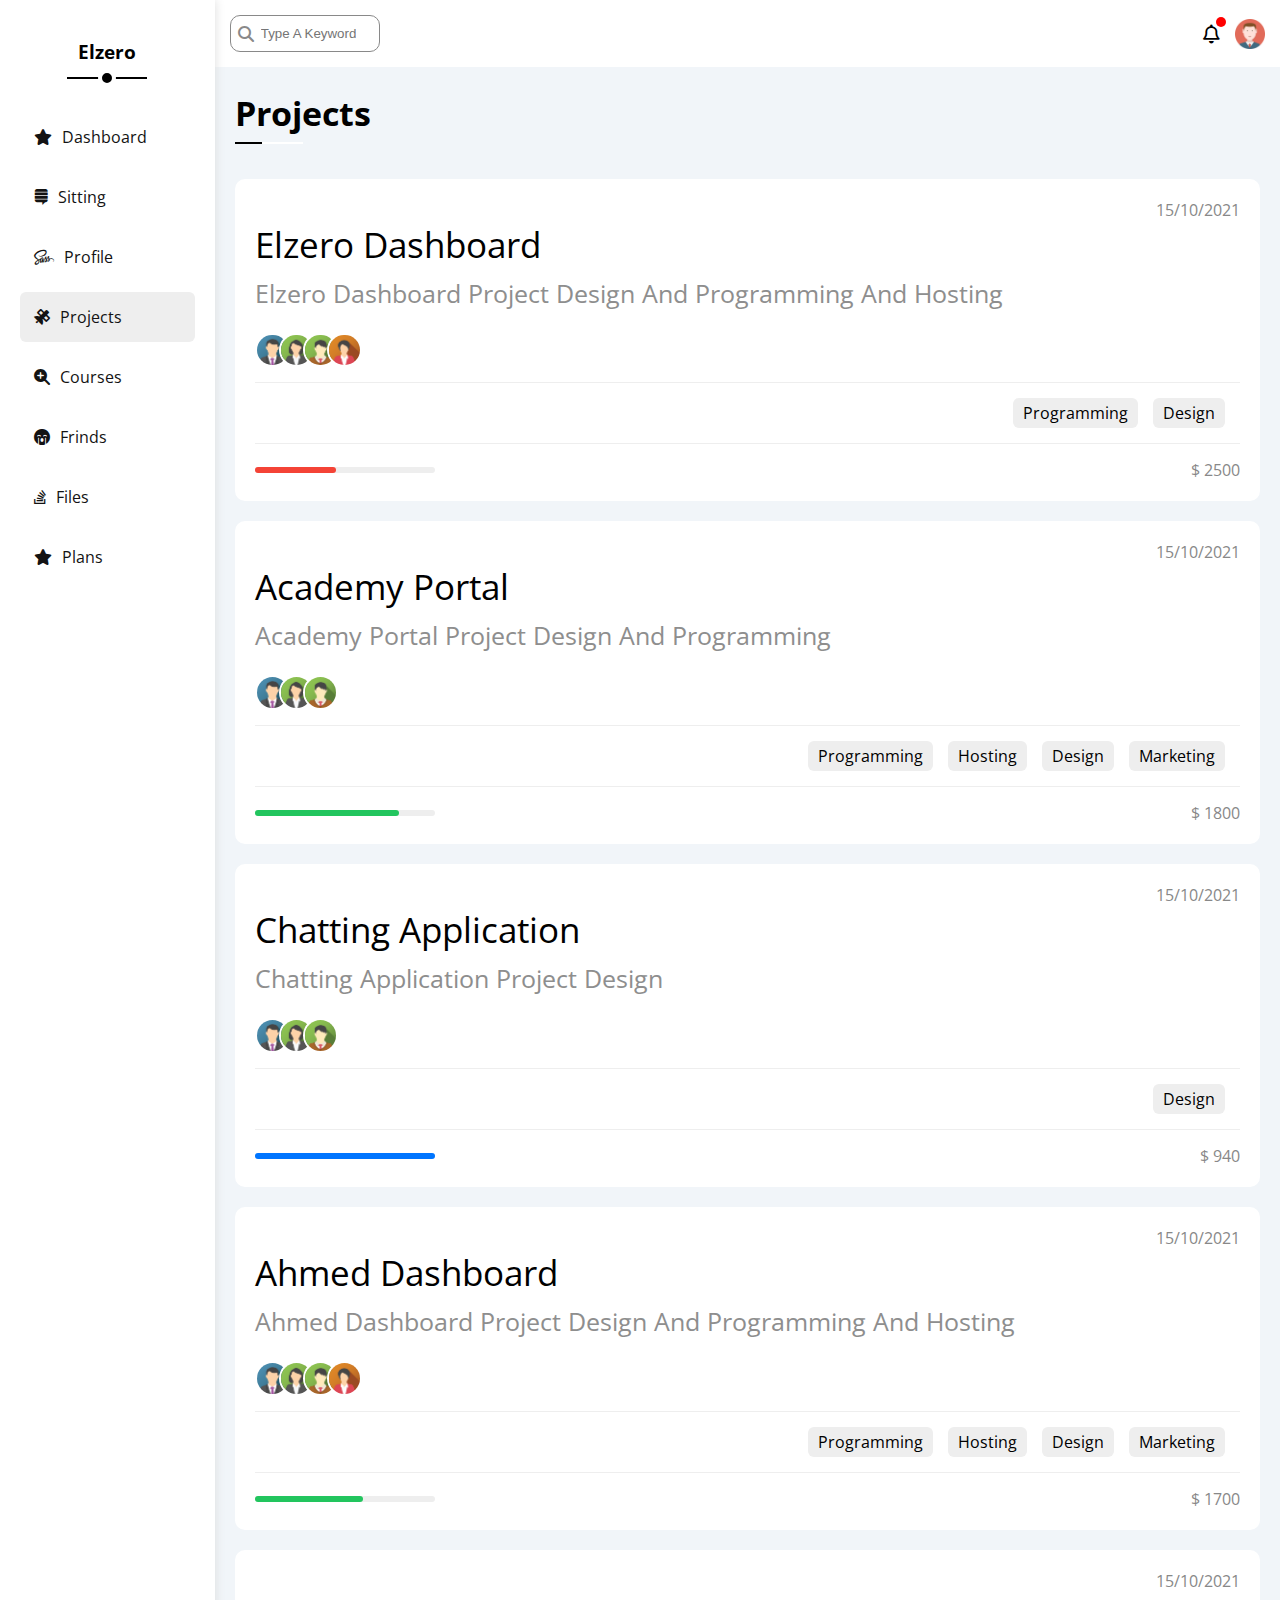
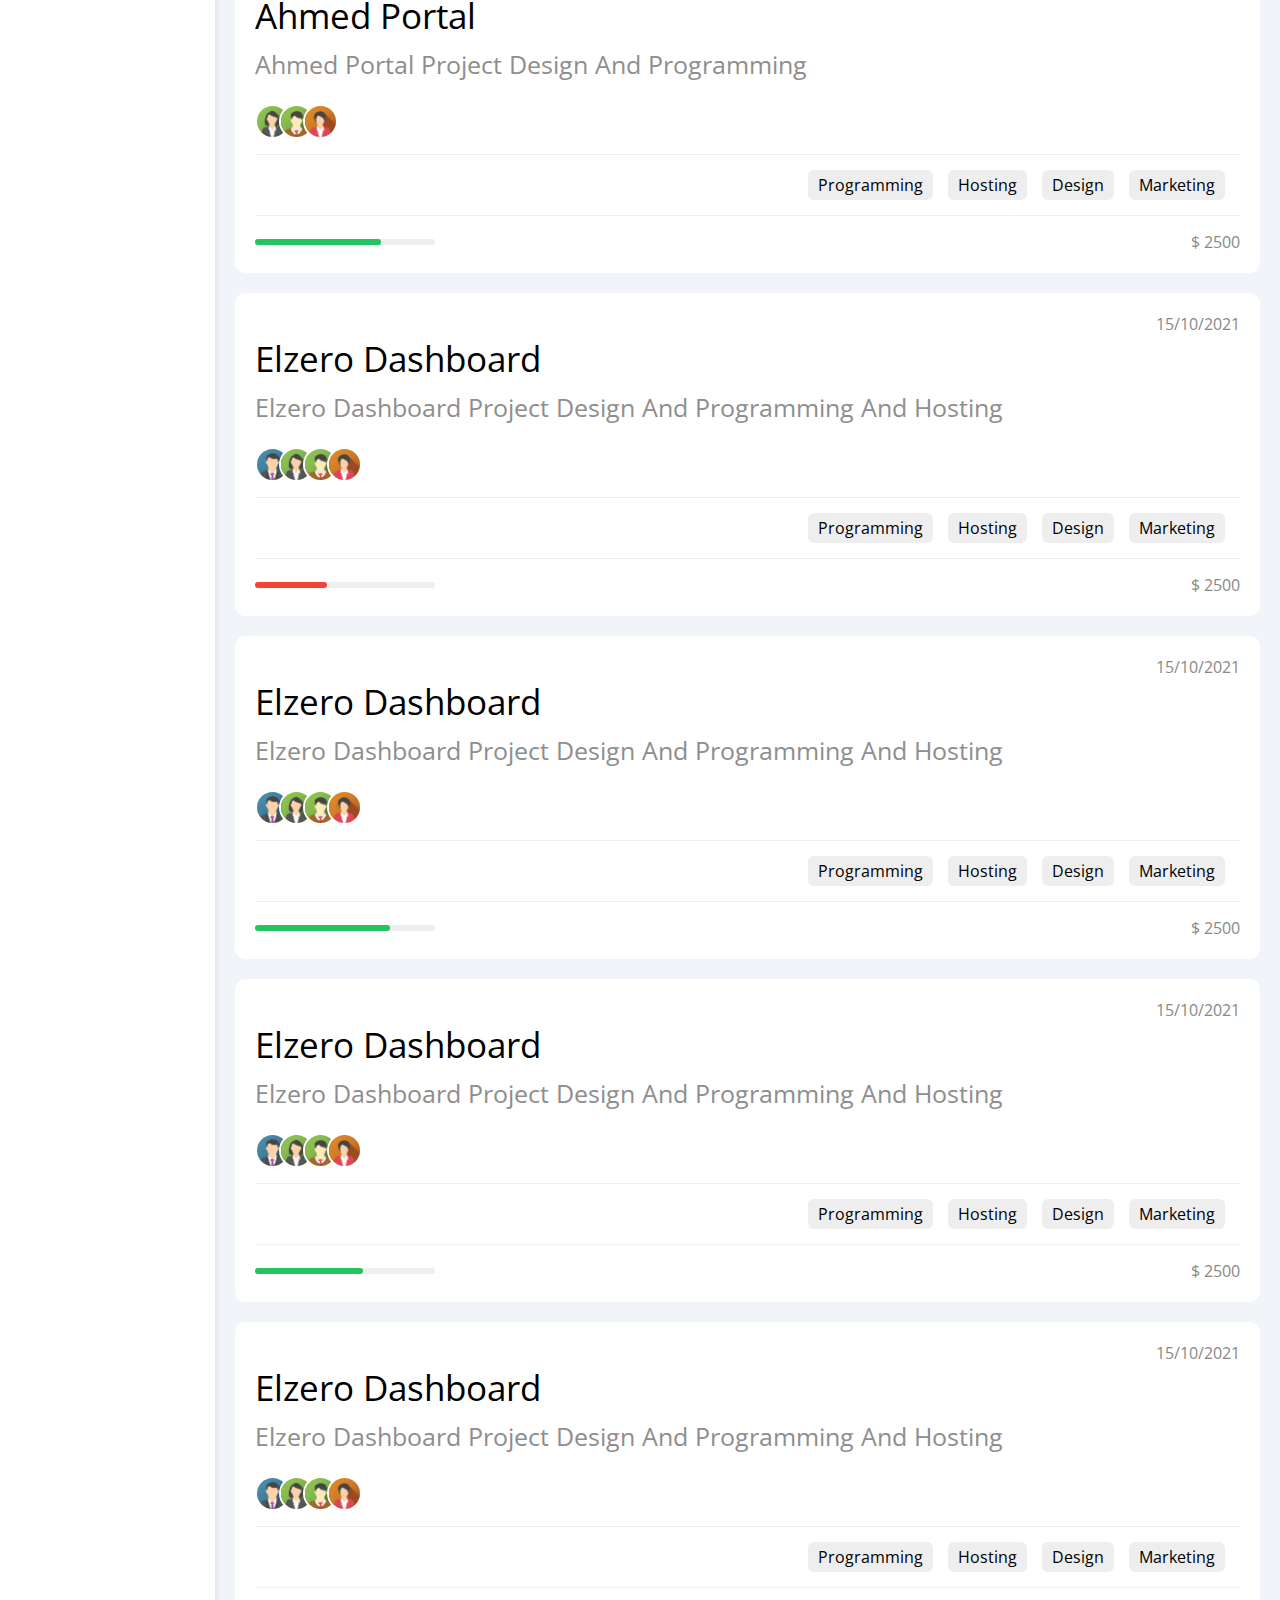
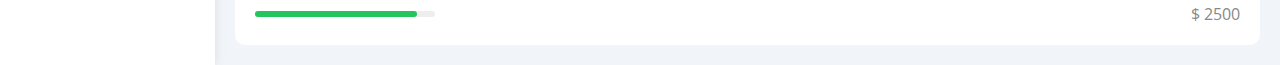
<file: projects.html>
<!DOCTYPE html>
<html lang="en">
  <head>
    <meta charset="UTF-8" />
    <title>Dashboard</title>
    <link rel="stylesheet" href="css/all.min.css" />
    <link rel="stylesheet" href="css/framework.css" />
    <link rel="stylesheet" href="css/master.css" />
    
    <link rel="preconnect" href="https://fonts.googleapis.com" />
    <link rel="preconnect" href="https://fonts.gstatic.com" crossorigin />
    <link href="https://fonts.googleapis.com/css2?family=Open+Sans:wght@300;500&display=swap" rel="stylesheet" />
  </head>
  <body>
  			 <div class="page d-flex">
  			     <div class="side p-20 bg-white p-relative">
  			             <h3 class=" txt-c p-relative">Elzero</h3>
  			             <ul class="pt-20">
  			                 <li><a class="" href="index.html">
  			                     <i class="fas fa-star"></i>
  			                     <span>dashboard</span>
  			                 </a></li>
  			                 <li><a class="" href="sitting.html">
  			                     <i class="fab fa-stack-exchange"></i>
  			                     <span>sitting</span>
  			                 </a></li>
  			                 <li><a href="profile.html">
  			                     <i class="fab fa-sass"></i>
  			                     <span>profile</span>
  			                 </a></li>
  			                 <li><a class="bg-eee" href="projects.html">
  			                     <i class="fas fa-satellite"></i>
  			                     <span>projects</span>
  			                 </a></li>
  			                 <li><a href="courses.html">
  			                     <i class="fas fa-search-plus"></i>
  			                     <span>courses</span>
  			                 </a></li>
  			                 <li><a href="friends.html">
  			                     <i class="fas fa-sad-cry"></i>
  			                     <span>frinds</span>
  			                 </a></li>
  			                 <li><a href="files.html">
  			                     <i class="fab fa-stack-overflow"></i>
  			                     <span>files</span>
  			                 </a></li>
  			                 <li><a href="plans.html">
  			                     <i class="fas fa-star"></i>
  			                     <span>plans</span>
  			                 </a></li>
  			             </ul>
  			     </div>
  			     <div class="home w-full">
  			         <div class="header between-flex bg-white p-15">
  			             <form class="p-relative ">
  			                 <i class="fas fa-search p-absolute"></i>
  			                 <input type="search" name="" placeholder="Type A Keyword" id="">
  			             </form>
  			             <nav>
  			                 <i class="far fa-bell"></i>
  			                 <img src="imgs/avatar.png" alt=""></img>
  			             </nav>
  			         </div>
  			         <div class="content">
  			             
  			     <div class="title">
  			         <h1 class="p-relative ">projects</h1>
  			     </div>
  			     
  			     <div class="boxs sit">
  			    
  			    <!--  -->
  			                     <div class="projs x p-20 bg-white">
  			                         <div class="datex">
  			                     <span class="c-grey">15/10/2021</span>
  			                     </div>
  			                     <div class="hi">
  			        
  			                     <h3 class="fs-25">Elzero Dashboard</h3>
  			                     <span class="fs-25 mt-15 mb-15">Elzero Dashboard Project Design And Programming And Hosting 			                     
  			                     </span>
  			                     </div>
  			                     <div class="imx">
  			                         <img src="imgs/team-01.png" alt=""></img>
  			                 <img src="imgs/team-02.png" alt=""></img>
  			                 <img src="imgs/team-03.png" alt=""></img>
  			                 <img src="imgs/team-04.png" alt=""></img>
  			                     </div>
  			                     <div class="lngx">
  			                         <p class="btn-shape">Programming</p>
  			                     
  			                         <p class="btn-shape">Design</p>
  			                       
  			                     </div>
  			                     <div class="range">
  			                         <div class=""><span class="bg-red"></span></div>
  			                         <span class="c-grey">$ 2500</span>
  			                     </div>
  			                     
  			                     </div>
  			                     <!--  -->
  			                     <!--  -->
  			                     <div class="projs x p-20 bg-white">
  			                         <div class="datex">
  			                     <span class="c-grey">15/10/2021</span>
  			                     </div>
  			                     <div class="hi">
  			        
  			                     <h3 class="fs-25">Academy Portal</h3>
  			                     <span class="fs-25 mt-15 mb-15">Academy Portal Project Design And Programming</span>
  			                     </div>
  			                     <div class="imx">
  			                         <img src="imgs/team-01.png" alt=""></img>
  			                 <img src="imgs/team-02.png" alt=""></img>
  			                 <img src="imgs/team-03.png" alt=""></img>
  			                 
  			                     </div>
  			                     <div class="lngx">
  			                         <p class="btn-shape">Programming</p>
  			                         <p class="btn-shape">Hosting</p>
  			                         <p class="btn-shape">Design</p>
  			                         <p class="btn-shape">Marketing</p>
  			                     </div>
  			                     <div class="range">
  			                         <div class=""><span class="bg-green"></span></div>
  			                         <span class="c-grey">$ 1800</span>
  			                     </div>
  			                     
  			                     </div>
  			                     <!--  -->
  			                     <!--  -->
  			                     <div class="projs x p-20 bg-white">
  			                         <div class="datex">
  			                     <span class="c-grey">15/10/2021</span>
  			                     </div>
  			                     <div class="hi">
  			        
  			                     <h3 class="fs-25">Chatting Application</h3>
  			                     <span class="fs-25 mt-15 mb-15">Chatting Application Project Design</span>
  			                     </div>
  			                     <div class="imx">
  			                         <img src="imgs/team-01.png" alt=""></img>
  			                 <img src="imgs/team-02.png" alt=""></img>
  			                 <img src="imgs/team-03.png" alt=""></img>
  			                 
  			                     </div>
  			                     <div class="lngx">
  			                          
  			                         <p class="btn-shape">Design</p>
  			                        
  			                     </div>
  			                     <div class="range">
  			                         <div class=""><span class="bg-blue"></span></div>
  			                         <span class="c-grey">$ 940</span>
  			                     </div>
  			                     
  			                     </div>
  			                     <!--  -->
  			                     <!--  -->
  			                     <div class="projs x p-20 bg-white">
  			                         <div class="datex">
  			                     <span class="c-grey">15/10/2021</span>
  			                     </div>
  			                     <div class="hi">
  			        
  			                     <h3 class="fs-25">ahmed Dashboard</h3>
  			                     <span class="fs-25 mt-15 mb-15">ahmed Dashboard Project Design And Programming And Hosting</span>
  			                     </div>
  			                     <div class="imx">
  			                         <img src="imgs/team-01.png" alt=""></img>
  			                 <img src="imgs/team-02.png" alt=""></img>
  			                 <img src="imgs/team-03.png" alt=""></img>
  			                 <img src="imgs/team-04.png" alt=""></img>
  			                     </div>
  			                     <div class="lngx">
  			                         <p class="btn-shape">Programming</p>
  			                         <p class="btn-shape">Hosting</p>
  			                         <p class="btn-shape">Design</p>
  			                         <p class="btn-shape">Marketing</p>
  			                     </div>
  			                     <div class="range">
  			                         <div class=""><span class="bg-green"></span></div>
  			                         <span class="c-grey">$ 1700</span>
  			                     </div>
  			                     
  			                     </div>
  			                     <!--  -->
  			                     <!--  -->
  			                     <div class="projs x p-20 bg-white">
  			                         <div class="datex">
  			                     <span class="c-grey">15/10/2021</span>
  			                     </div>
  			                     <div class="hi">
  			        
  			                     <h3 class="fs-25">Ahmed Portal</h3>
  			                     <span class="fs-25 mt-15 mb-15">Ahmed Portal Project Design And Programming</span>
  			                     </div>
  			                     <div class="imx">
  			                         
  			                 <img src="imgs/team-02.png" alt=""></img>
  			                 <img src="imgs/team-03.png" alt=""></img>
  			                 <img src="imgs/team-04.png" alt=""></img>
  			                     </div>
  			                     <div class="lngx">
  			                         <p class="btn-shape">Programming</p>
  			                         <p class="btn-shape">Hosting</p>
  			                         <p class="btn-shape">Design</p>
  			                         <p class="btn-shape">Marketing</p>
  			                     </div>
  			                     <div class="range">
  			                         <div class=""><span class="bg-green"></span></div>
  			                         <span class="c-grey">$ 2500</span>
  			                     </div>
  			                     
  			                     </div>
  			                     <!--  -->
  			                     <!--  -->
  			                     <div class="projs x p-20 bg-white">
  			                         <div class="datex">
  			                     <span class="c-grey">15/10/2021</span>
  			                     </div>
  			                     <div class="hi">
  			        
  			                     <h3 class="fs-25">Elzero Dashboard</h3>
  			                     <span class="fs-25 mt-15 mb-15">Elzero Dashboard Project Design And Programming And Hosting</span>
  			                     </div>
  			                     <div class="imx">
  			                         <img src="imgs/team-01.png" alt=""></img>
  			                 <img src="imgs/team-02.png" alt=""></img>
  			                 <img src="imgs/team-03.png" alt=""></img>
  			                 <img src="imgs/team-04.png" alt=""></img>
  			                     </div>
  			                     <div class="lngx">
  			                         <p class="btn-shape">Programming</p>
  			                         <p class="btn-shape">Hosting</p>
  			                         <p class="btn-shape">Design</p>
  			                         <p class="btn-shape">Marketing</p>
  			                     </div>
  			                     <div class="range">
  			                         <div class=""><span class="bg-red"></span></div>
  			                         <span class="c-grey">$ 2500</span>
  			                     </div>
  			                     
  			                     </div>
  			                     <!--  -->
  			                     <!--  -->
  			                     <div class="projs x p-20 bg-white">
  			                         <div class="datex">
  			                     <span class="c-grey">15/10/2021</span>
  			                     </div>
  			                     <div class="hi">
  			        
  			                     <h3 class="fs-25">Elzero Dashboard</h3>
  			                     <span class="fs-25 mt-15 mb-15">Elzero Dashboard Project Design And Programming And Hosting</span>
  			                     </div>
  			                     <div class="imx">
  			                         <img src="imgs/team-01.png" alt=""></img>
  			                 <img src="imgs/team-02.png" alt=""></img>
  			                 <img src="imgs/team-03.png" alt=""></img>
  			                 <img src="imgs/team-04.png" alt=""></img>
  			                     </div>
  			                     <div class="lngx">
  			                         <p class="btn-shape">Programming</p>
  			                         <p class="btn-shape">Hosting</p>
  			                         <p class="btn-shape">Design</p>
  			                         <p class="btn-shape">Marketing</p>
  			                     </div>
  			                     <div class="range">
  			                         <div class=""><span class="bg-green"></span></div>
  			                         <span class="c-grey">$ 2500</span>
  			                     </div>
  			                     
  			                     </div>
  			                     <!--  -->
  			                     <!--  -->
  			                     <div class="projs x p-20 bg-white">
  			                         <div class="datex">
  			                     <span class="c-grey">15/10/2021</span>
  			                     </div>
  			                     <div class="hi">
  			        
  			                     <h3 class="fs-25">Elzero Dashboard</h3>
  			                     <span class="fs-25 mt-15 mb-15">Elzero Dashboard Project Design And Programming And Hosting</span>
  			                     </div>
  			                     <div class="imx">
  			                         <img src="imgs/team-01.png" alt=""></img>
  			                 <img src="imgs/team-02.png" alt=""></img>
  			                 <img src="imgs/team-03.png" alt=""></img>
  			                 <img src="imgs/team-04.png" alt=""></img>
  			                     </div>
  			                     <div class="lngx">
  			                         <p class="btn-shape">Programming</p>
  			                         <p class="btn-shape">Hosting</p>
  			                         <p class="btn-shape">Design</p>
  			                         <p class="btn-shape">Marketing</p>
  			                     </div>
  			                     <div class="range">
  			                         <div class=""><span class="bg-green"></span></div>
  			                         <span class="c-grey">$ 2500</span>
  			                     </div>
  			                     
  			                     </div>
  			                     <!--  -->
  			                     <!--  -->
  			                     <div class="projs x p-20 bg-white">
  			                         <div class="datex">
  			                     <span class="c-grey">15/10/2021</span>
  			                     </div>
  			                     <div class="hi">
  			        
  			                     <h3 class="fs-25">Elzero Dashboard</h3>
  			                     <span class="fs-25 mt-15 mb-15">Elzero Dashboard Project Design And Programming And Hosting</span>
  			                     </div>
  			                     <div class="imx">
  			                         <img src="imgs/team-01.png" alt=""></img>
  			                 <img src="imgs/team-02.png" alt=""></img>
  			                 <img src="imgs/team-03.png" alt=""></img>
  			                 <img src="imgs/team-04.png" alt=""></img>
  			                     </div>
  			                     <div class="lngx">
  			                         <p class="btn-shape">Programming</p>
  			                         <p class="btn-shape">Hosting</p>
  			                         <p class="btn-shape">Design</p>
  			                         <p class="btn-shape">Marketing</p>
  			                     </div>
  			                     <div class="range">
  			                         <div class=""><span class="bg-green"></span></div>
  			                         <span class="c-grey">$ 2500</span>
  			                     </div>
  			                     
  			                     </div>
  			                     <!--  -->
  			     
  			     </div>
  			     </div>
  			 </div>
  </body>
</html>
</file>
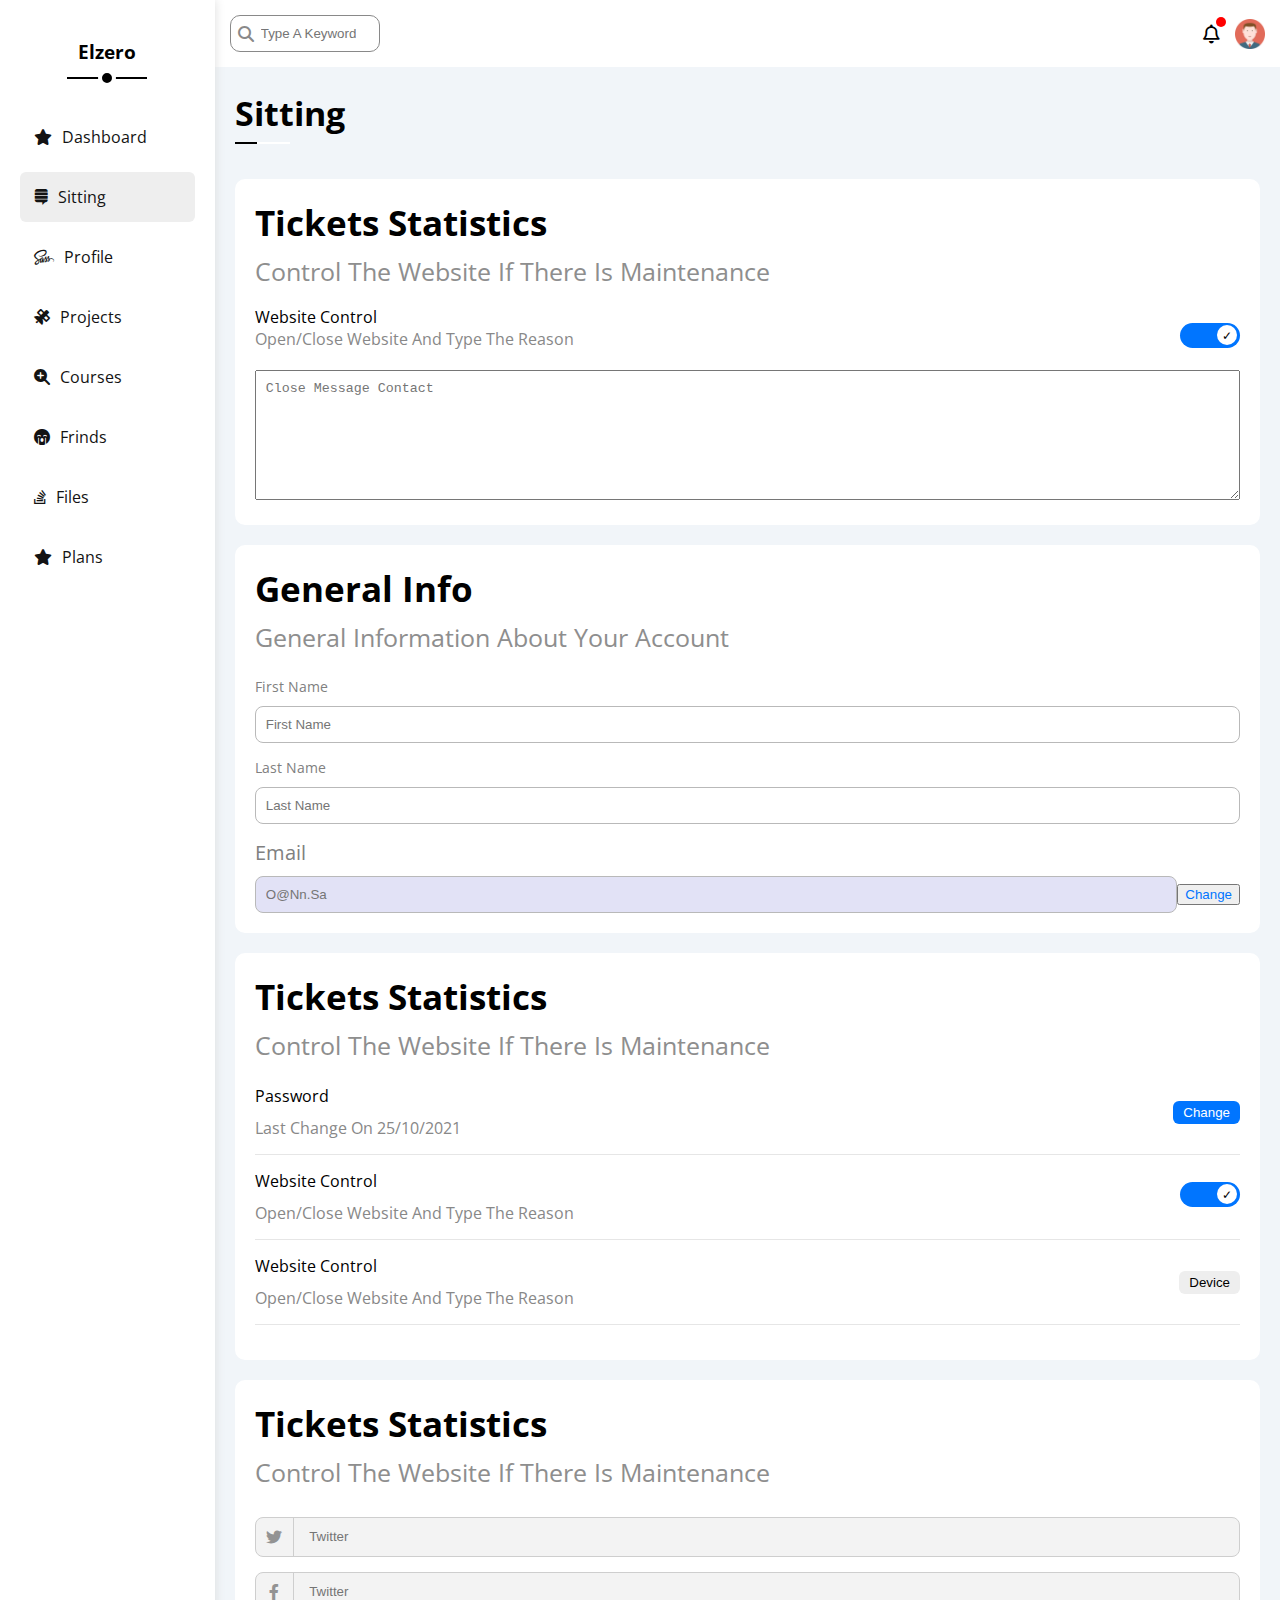
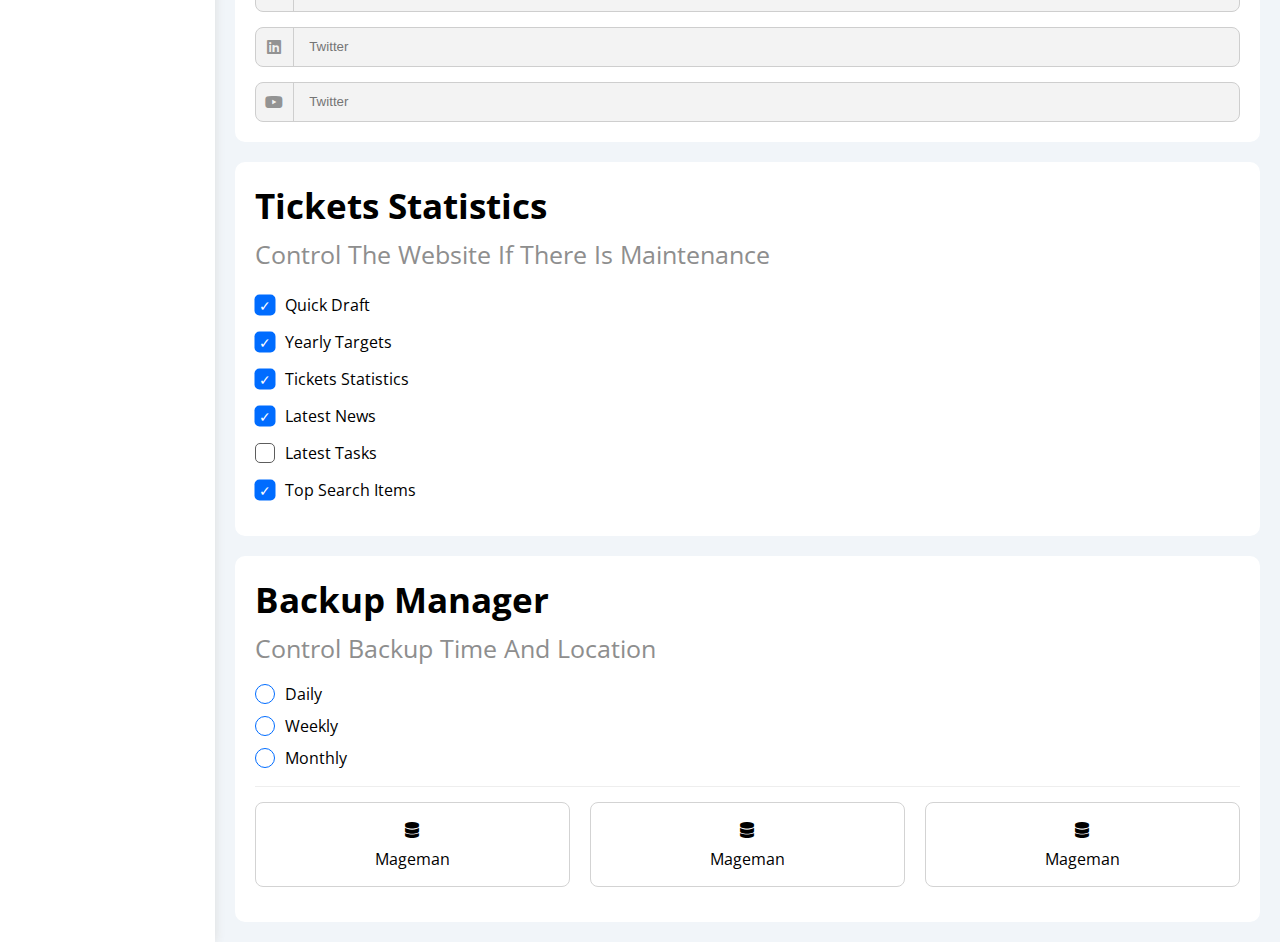
<file: sitting.html>
<!DOCTYPE html>
<html lang="en">
  <head>
    <meta charset="UTF-8" />
    <title>Dashboard</title>
    <link rel="stylesheet" href="css/all.min.css" />
    <link rel="stylesheet" href="css/framework.css" />
    <link rel="stylesheet" href="css/master.css" />
    
    <link rel="preconnect" href="https://fonts.googleapis.com" />
    <link rel="preconnect" href="https://fonts.gstatic.com" crossorigin />
    <link href="https://fonts.googleapis.com/css2?family=Open+Sans:wght@300;500&display=swap" rel="stylesheet" />
  </head>
  <body>
  			 <div class="page d-flex">
  			     <div class="side p-20 bg-white p-relative">
  			             <h3 class=" txt-c p-relative">Elzero</h3>
  			             <ul class="pt-20">
  			                 <li><a class="" href="index.html">
  			                     <i class="fas fa-star"></i>
  			                     <span>dashboard</span>
  			                 </a></li>
  			                 <li><a class="bg-eee" href="sitting.html">
  			                     <i class="fab fa-stack-exchange"></i>
  			                     <span>sitting</span>
  			                 </a></li>
  			                 <li><a href="profile.html">
  			                     <i class="fab fa-sass"></i>
  			                     <span>profile</span>
  			                 </a></li>
  			                 <li><a href="projects.html">
  			                     <i class="fas fa-satellite"></i>
  			                     <span>projects</span>
  			                 </a></li>
  			                 <li><a href="courses.html">
  			                     <i class="fas fa-search-plus"></i>
  			                     <span>courses</span>
  			                 </a></li>
  			                 <li><a href="friends.html">
  			                     <i class="fas fa-sad-cry"></i>
  			                     <span>frinds</span>
  			                 </a></li>
  			                 <li><a href="files.html">
  			                     <i class="fab fa-stack-overflow"></i>
  			                     <span>files</span>
  			                 </a></li>
  			                 <li><a href="plans.html">
  			                     <i class="fas fa-star"></i>
  			                     <span>plans</span>
  			                 </a></li>
  			             </ul>
  			     </div>
  			     <div class="home w-full">
  			         <div class="header between-flex bg-white p-15">
  			             <form class="p-relative ">
  			                 <i class="fas fa-search p-absolute"></i>
  			                 <input type="search" name="" placeholder="Type A Keyword" id="">
  			             </form>
  			             <nav>
  			                 <i class="far fa-bell"></i>
  			                 <img src="imgs/avatar.png" alt=""></img>
  			             </nav>
  			         </div>
  			         <div class="content">
  			             
  			     <div class="title">
  			         <h1 class="p-relative ">sitting</h1>
  			     </div>
  			     
  			     <div class="boxs sit">
  			    
  			    <div class="i control x p-20 bg-white">
  			              <div class="hi v">
  			                     <h3 class="fs-25">Tickets Statistics</h3>
  			                     <span class="fs-25 mt-20 mb-20">Control The Website If There Is Maintenance</span>
  			                     </div>
  			                     
  			                     <div class="con-txt between-flex mt-20">
  			                    <div class="inf">
  			                        <p>Website Control</p>
  			                        <span class="c-grey">Open/Close Website And Type The Reason</span>
  			                    </div>
  			                    <div class="input">
  			                        <input type="checkbox" id="x" checked>
  			           <label class="bg-gray" for="x"><span></span></label>
  			                    </div>
  			                     </div>
  			                     <div class="textarea">
  			                         <textarea placeholder="Close Message Contact"></textarea>
  			                     </div>
  			                     
  			                     </div>
  			                     <!--  -->
  			                     <div class="general x p-20 bg-white">
  			              <div class="hi v">
  			                     <h3 class="fs-25">General Info</h3>
  			                     <span class="fs-25 mt-15 mb-15">General Information About Your Account</span>
  			                     </div>
  			                     
  			                     <form class="f">
  			                         <div class="xinput">
  			                         <label>first name</label>
  			                         <input placeholder="First Name" type="text">
  			                         </div>
  			                         <div class="xinput">
  			                         <label>last name</label>
  			                         <input placeholder="Last Name" type="text">
  			                         </div>
  			                         <div class="xinput">
  			                         <label class="">email</label>
  			                         <div class="edit between-flex">
  			                         <input data-type="readonly" placeholder="o@nn.sa" type="email" readonly id="email">
  			                         <button class="change c-blue">change</button>
  			                         </div>
  			                         </div>
  			                     </form>
  			                     
  			                     </div>
  			                     <!--  -->
  			                     <div class="i pass x p-20 bg-white">
  			              <div class="hi v">
  			                     <h3 class="fs-25">Tickets Statistics</h3>
  			                     <span class="fs-25 mt-20 mb-20">Control The Website If There Is Maintenance</span>
  			                     </div>
  			                     
  			                     <div class="con-txt between-flex mt-20">
  			                    <div class="inf">
  			                        <p>password</p>
  			                        <span class="c-grey">Last Change On 25/10/2021</span>
  			                    </div>
  			                    <div class="input">
  			                       <button class="btn-shape bg-blue c-white b-none">change</button>
  			                    </div>
  			                     </div>
  			                     
  			                     <div class="con-txt between-flex mt-20">
  			                    <div class="inf">
  			                        <p>Website Control</p>
  			                        <span class="c-grey">Open/Close Website And Type The Reason</span>
  			                    </div>
  			                    <div class="input">
  			                        <input checked type="checkbox" id="c">
  			           <label class="bg-gray" for="c"><span></span></label>
  			                    </div>
  			                     </div>
  			                     
  			                     <div class="con-txt between-flex mt-20">
  			                    <div class="inf">
  			                        <p>Website Control</p>
  			                        <span class="c-grey">Open/Close Website And Type The Reason</span>
  			                    </div>
  			                    <div class="input">
  			                        <button class="btn-shape bg-eee c-black b-none">device</button>
  			                    </div>
  			                     </div>
  			                    
  			                     
  			                     </div>
  			                     <!--  -->
	   <div class="forms x p-20 bg-white">
  			              <div class="hi v">
  			                     <h3 class="fs-25">Tickets Statistics</h3>
  			                     <span class="fs-25 mb-15">Control The Website If There Is Maintenance</span>
  			                     </div>
  			                     
  			                     <div class="inputs mt-20">
  			                         <div class="em">
  			                             <i class="fab fa-twitter"></i>
  			                             <input type="text" name="" id="" placeholder="Twitter">
  			                         </div>
  			                         <div class="em">
  			                             <i class="fab fa-facebook-f"></i>
  			                             <input type="text" name="" id="" placeholder="Twitter">
  			                         </div>
  			                         <div class="em">
  			                             <i class="fab fa-linkedin"></i>
  			                             <input type="text" name="" id="" placeholder="Twitter">
  			                         </div>
  			                         <div class="em">
  			                             <i class="fab fa-youtube"></i>
  			                             <input type="text" name="" id="" placeholder="Twitter">
  			                         </div>
  			                     </div>
  			                     
  			                     </div>
  			                <!--  -->
  			                <div class="choics x p-20 bg-white">
  			              <div class="hi v">
  			                     <h3 class="fs-25">Tickets Statistics</h3>
  			                     <span class="fs-25 mt-15 ">Control The Website If There Is Maintenance</span>
  			                     </div>
  			                     
  			                     <div class="ch">
  			                         <input type="checkbox" name="" id="b" checked>
  			                         <label for="b">
  			                             <span class="cov">
  			                             </span>
  			                             <p>Quick Draft</p>
  			                         </label>
  			                     </div>
  			                     <div class="ch">
  			                         <input type="checkbox" name="" id="r" checked>
  			                         <label for="r">
  			                             <span class="cov">
  			                             </span>
  			                             <p>Yearly Targets</p>
  			                         </label>
  			                     </div>
  			                     <div class="ch">
  			                         <input type="checkbox" name="" id="s" checked>
  			                         <label for="s">
  			                             <span class="cov">
  			                             </span>
  			                             <p>Tickets Statistics</p>
  			                         </label>
  			                     </div>
  			                     <div class="ch">
  			                         <input type="checkbox" name="" id="g" checked>
  			                         <label for="g">
  			                             <span class="cov">
  			                             </span>
  			                             <p>Latest News</p>
  			                         </label>
  			                     </div>
  			                     <div class="ch">
  			                         <input type="checkbox" name="" id="f">
  			                         <label for="f">
  			                             <span class="cov">
  			                             </span>
  			                             <p>Latest Tasks</p>
  			                         </label>
  			                     </div>
  			                     <div class="ch">
  			                         <input type="checkbox" name="" id="y" checked>
  			                         <label for="y">
  			                             <span class="cov">
  			                             </span>
  			                             <p>Top Search Items</p>
  			                         </label>
  			                     </div>
  			                     
  			                     </div>
  			                     <!--  -->
  			                     <div class="backup  x p-20 bg-white">
  			              <div class="hi v">
  			                     <h3 class="fs-25">Backup Manager</h3>
  			                     <span class="fs-25 mt-15 mb-15">Control Backup Time And Location</span>
  			                     </div>
  			                     
  			                     <div class="locat mt-15 mb-15">
  			                     <div class="radios">
  			                         <input type="radio" name="vv" id="aa">
  			                         <label for="aa">
  			                             <span></span>
  			                             <p>daily</p>
  			                         </label>
  			                     </div>
  			                     <div class="radios">
  			                         <input type="radio" name="vv" id="bb">
  			                         <label for="bb">
  			                             <span></span>
  			                             <p>Weekly</p>
  			                         </label>
  			                     </div>
  			                     <div class="radios">
  			                         <input type="radio" name="vv" id="cc">
  			                         <label for="cc">
  			                             <span></span>
  			                             <p>Monthly</p>
  			                         </label>
  			                     </div>
  			                     
  			                     </div>
  			                     
  			      <div class="boks">
  			        <div class="bok">
  			          <input type="radio" name="ff" id="data">
  			          <label for="data">
  			              <a>
  			                  <i class="fas fa-database"></i>
  			                  <p>mageman</p>
  			              </a>
  			          </label>
  			        </div>
  			        <div class="bok">
  			          <input type="radio" name="ff" id="data2">
  			          <label for="data2">
  			              <a>
  			                  <i class="fas fa-database"></i>
  			                  <p>mageman</p>
  			              </a>
  			          </label>
  			        </div>
  			        <div class="bok">
  			          <input type="radio" name="ff" id="data3">
  			          <label for="data3">
  			              <a>
  			                  <i class="fas fa-database"></i>
  			                  <p>mageman</p>
  			              </a>
  			          </label>
  			        </div>
  			      </div>
  			                     
  			                     </div>
  			                     <!--  -->
  			     
  			     </div>
  			     </div>
  			 </div>
  			 <script src="r.js"></script>
  </body>
</html>
</file>
<file: css/framework.css>
:root {
  --blue-color: #0075ff;
  --blue-alt-color: #0d69d5;
  --orange-color: #f59e0b;
  --green-color: #22c55e;
  --red-color: #f44336;
  --grey-color: #888;
}
/* Start Box */
.d-flex {
  display: flex;
}
.f-wrap {
  flex-wrap: wrap;
}
.align-center {
  align-items: center;
}
.space-between {
  justify-content: space-between;
}
.d-grid {
  display: grid;
}
.gap-20 {
  gap: 20px;
}
.d-block {
  display: block;
}
@media (max-width: 767px) {
  .block-mobile {
    display: block;
  }
  .hide-mobile {
    display: none;
  }
}
/* End Box */
/* Start Padding + Margin */
.p-5 {
    padding: 5px;
}
.p-10 {
  padding: 10px;
}
.p-15 {
  padding: 15px;
}
.p-20 {
  padding: 20px;
}
.pt-10 {
  padding-top: 10px;
}
.pt-15 {
  padding-top: 15px;
}
.pt-20 {
  padding-top: 20px;
}
.pb-10 {
  padding-bottom: 10px;
}
.pb-15 {
  padding-bottom: 15px;
}
.pb-20 {
  padding-bottom: 20px;
}
.pl-15 {
  padding-left: 15px;
}
.m-0 {
  margin: 0;
}
.m-15 {
  margin: 15px;
}
.m-20 {
  margin: 20px;
}
.mt-0 {
  margin-top: 0;
}
.mt-5 {
  margin-top: 5px;
}
.mt-10 {
  margin-top: 10px;
}
.mt-15 {
  margin-top: 15px;
}
.mt-20 {
  margin-top: 20px;
}
.mt-25 {
  margin-top: 25px;
}
.mr-10 {
  margin-right: 10px;
}
.mr-15 {
  margin-right: 15px;
}
.mb-5 {
  margin-bottom: 5px;
}
.mb-10 {
  margin-bottom: 10px;
}
.mb-15 {
  margin-bottom: 15px;
}
.mb-20 {
  margin-bottom: 20px;
}
.mb-25 {
  margin-bottom: 25px;
}
/* End Padding + Margin */
/* Start Color */
.c-black {
  color: black;
}
.c-white {
  color: white;
}
.c-grey {
  color: var(--grey-color);
}
.c-red {
  color: var(--red-color);
}
.c-green {
  color: var(--green-color);
}
.c-blue {
  color: var(--blue-color);
}
.c-orange {
  color: var(--orange-color);
}
.bg-red {
  background-color: var(--red-color);
}
.bg-green {
  background-color: var(--green-color);
}
.bg-blue {
  background-color: var(--blue-color);
}
.bg-orange {
  background-color: var(--orange-color);
}
.bg-white {
  background-color: white;
}
.bg-eee {
  background-color: #eee;
}
/* End Color */
/* Start Position */
.p-relative {
  position: relative;
}
.p-absolute {
  position: absolute;
}
/* End Position */
/* Start Font */
.txt-c {
  text-align: center;
}
.fs-13 {
  font-size: 13px;
}
.fs-14 {
  font-size: 14px;
}
.fs-15 {
  font-size: 15px;
}
.fs-25 {
  font-size: 25px;
}
.fw-bold {
  font-weight: bold;
}
@media (max-width: 767px) {
  .txt-c-mobile {
    text-align: center;
  }
}
/* End Font */
/* Start Border */
.rad-6 {
  border-radius: 6px;
}
.rad-10 {
  border-radius: 10px;
}
.rad-half {
  border-radius: 50%;
}
.b-none {
  border: none;
}
.border-ccc {
  border: 1px solid #ccc;
}
.border-eee {
  border: 1px solid #eee;
}

/* End Border */
/* Start Width + Height */
.w-full {
  width: 100%;
}
.w-100 {
  width: 100px;
}
.w-fit {
  width: fit-content;
}
.h-full {
  height: 100%;
}
.h-100 {
  height: 100px;
}
/* End Width + Height */
/* Start Components */
.center-flex {
  display: flex;
  align-items: center;
  justify-content: center;
}
.between-flex {
  display: flex;
  align-items: center;
  justify-content: space-between;
}
.btn-shape {
  padding: 4px 10px;
  border-radius: 6px;
}
/* End Components */
</file>
<file: css/master.css>
:root {
  --blue-color: #0075ff;
  --blue-alt-color: #0d69d5;
  --orange-color: #f59e0b;
  --green-color: #22c55e;
  --red-color: #f44336;
  --grey-color: #888;
}
* {
  box-sizing: border-box;
  text-transform: capitalize;
}
.file::-webkit-file-upload-button{
    background: #bfbfff;
    width: 180px;
    height: 200px;
    border: none;
    outline: none;
}
body {
  font-family: "Open Sans", sans-serif;
  margin: 0;  
}
.n{
    
}
*:focus {
  outline: none;
}
a {
  text-decoration: none;
}
ul {
  list-style: none;
  padding: 0;
}
::-webkit-scrollbar {
  width: 15px;
}
::-webkit-scrollbar-track {
  background-color: white;
}
::-webkit-scrollbar-thumb {
  background-color: var(--blue-color);
}
::-webkit-scrollbar-thumb:hover {
  background-color: var(--blue-alt-color);
}
.page {
  background-color: #f1f5f9;
  min-height: 100vh;
}
/* start */
.side{
    width: 250px;
    box-shadow: 0 0 10px #ddd;
    transition: 0.5s;
}
.side > h3::after{
    content: "";
    width: 80px;
    height: 2px;
    background: black;
    position: absolute;
    bottom: -15px;
    left: 50%;
    transform: translate(-50%);
}
.side > h3::before{
    content: "";
    width: 10px;
    height: 10px;
    background: black;
    border-radius: 50%;
    position: absolute;
    border: 4px solid white;
    bottom: -23px;
    left: 50%;
    transform: translate(-50%);
    z-index: 999;
}
.side ul li a{
    display: flex;
    width: 100%;
    padding: 14px;
    border-radius: 6px;
    align-items: center;
    color: #131313;
    margin: 10px 0;
}
.side ul a i{
    margin-right: 10px;
}
.side ul a:hover{
    background: #eee;
}
.sidex a span{
        display: none;
    }
    .sidex ul a{
        justify-content: center;
        padding: 14px 0;
    }
    .sidex{
        width: 70px;
        padding: 0 10px;
        transition: 0.5s; 
    }
    .sidex ul a i{
        margin-right: 0;
    }
    .sidex > h3::after,
    .sidex > h3::before{
        display: none;
    }
    .sidex ul{
        padding: 0;
    }
@media(max-width: 767px){
    
    .side a span{
        display: none;
    }
    .side ul a{
        justify-content: center;
        padding: 14px 0;
    }
    .side{
        width: 70px;
        padding: 0 10px;        
    }
    .side ul a i{
        margin-right: 0;
    }
    .side > h3::after,
    .side > h3::before{
        display: none;
    }
    .side ul{
        padding: 0;
    }
}
.home{
    overflow: hidden;
}
.home .header img{
    width: 30px;
    height: 30px;
}
.home .header nav{
    display: flex;
    align-items: center;
}

.home .header nav i{
    margin-right: 15px;
    position: relative;
    font-size: 19px;
}
.home .header nav i::after{
    content: "";
    width: 10px;
    height: 10px;
    background: red;
    border-radius: 50%;
    position: absolute;
    top: -7px;
    right: -6px;
}
.home .header input{
    padding: 10px 10px 10px 30px;
    width: 150px;
    border: 1px solid #898989;
    border-radius: 10px;
    transition: 0.3s;
}
.home .header form i{
    top: 50%;
    left: 8px;
    transform: translateY(-50%);
    color: #898989;
}
.home .header input:hover{
    width: 180px;
}
.home .header input:hover::placeholder{
    opacity: 0;
}
.home .content{
    padding: 0 20px 20px 20px;
}
.home .title h1{
    font-size: 34px;
    display: inline-block;
}
.home .title h1::after{
    content: "";
    width: 50%;
    background: white;
    height: 2px;
    position: absolute;
    bottom: -8px;
    left: 0;
}
.home .title h1::before{
    content: "";
    width: 20%;
    background: black;
    height: 2px;
    position: absolute;
    bottom: -8px;
    left: 0;
    z-index: 999;
}
.boxs .box .top{
    display: flex;
    justify-content: space-between;
    border-top-left-radius: 10px;
    border-top-right-radius: 10px;
}
.boxs .box{
    margin-top: 20px;
    border-radius: 8px;
}
.hi h3{
    margin: 0;
}
.boxs .box img:first-of-type{
    width: 50px;
    height: 50px;
    border-radius: 50%;
    position: absolute;
    left: 20px;
    bottom: -25px;
    border: 3px solid white;
}
.boxs .box .bottom{
    background: white;
    padding: 15px 0 0;
    display: flex;
    flex-direction: column;
    justify-content: center;
    border-bottom-left-radius: 10px;
    border-bottom-right-radius: 10px;
}
.bottom .inf span{
    color: #9c9c9c;
}
.bottom .inf{
    text-align: center;
}
.bottom .text{
    display: flex;
    justify-content: space-around;
    align-items: center;
    margin: 50px 0;
    position: relative;
    padding: 20px 0;
    border-bottom: 1px solid #ddd;
    border-top: 1px solid #ddd;
}
.button{
    display: flex;
    justify-content: flex-end;
    padding: 15px 10px;
}
.button button {
    background: #4077ff;
    color: white;
    border: none;
    outline: none;
    padding: 8px 10px;
}
.hi span{
    color: #8e8e8e;
}
.bottom .text p,
.bottom .text span{
    margin: 0;
}
.bottom .text p{
    margin-bottom: 10px;
}
@media(max-width: 767px){
    .boxs .box img:last-of-type{
        opacity: 0;
    }
    .home .content{
    padding: 0 10px 20px 10px;
}
    .boxs .box img:first-of-type{
    width: 60px;
    height: 60px;
   left: 50%;
   bottom: -30px;
   transform: translateX(-50%);
 }
 .bottom .text{
     flex-direction: column;
 }
 .bottom .inf:nth-child(2){
    margin: 25px 0;
}
.hi{
    text-align: center;
}
}
.quick{
    background: white;
}
.x{
    margin-top: 20px;
    border-radius: 10px;
}
.quick form input{
    width: 100%;
    padding: 8px 10px;
    margin: 10px 0;
    background: #ececec;
    border: none;
    outline: none;
    border-radius: 6px;
}
.quick form input:last-of-type{
    padding: 10px 8px 100px;
}
.quick form{
    margin: 15px 0 0 0;
}
.quick .button{
    padding: 0;
}
.v{
    text-align: left;
}
@media(max-width: 767px){
    .v h3{
        font-size: 20px;
    }
    .v span{
        font-size: 15px;
    }
}
.state h3,
.state span{
    margin: 0;
}
.Targets .states {
    margin: 25px 0;
}
.Targets .state {
    align-items: center;
}
.Targets .state i{
    width: 100px;
    height: 80px;
    display: flex;
    justify-content: center;
    align-items: center;
    background: #8abcec;
    color: blue;
    margin-right: 15px;
}
.Targets .state:nth-child(2) i{
    background: #ffcaaa;
    opacity: 0.8;
    color: #ff742b;
}
.Targets .state:nth-child(3) i{
    background: #b0ff95;
    opacity: 0.8;
    color: #46dd25;
}
.Targets .state .info h3{
    margin: 5px 0 15px 0;
}
.Targets .state .persent{
    width: 0%;
    height: 5px;
    background: #8abcec;
    position: relative;
    
}
.Targets .info{
    width: 100%;
}
.Targets .state .persent span{
    width: 0%;
    background: #2778ec;
    height: 100%;
    position: absolute;
    left: 0;
    bottom: 0;
}
.Targets .state .persent span::after{
    content: "80%";
    background: #2778ec;
    color: white;
    padding: 5px;
    border-radius: 10px;
    position: absolute;
    font-size: 12px;
    right: -15px;
    top: -40px;
    opacity: 0;
    animation: o 1s 0.5s forwards;
}
.Targets .state .persent span::before{
    content: "";
    border-style: solid;
    border-width: 5px;
    border-color: #2778ec transparent transparent transparent;
    position: absolute;
    right: -5px;
    top: -13px;
    opacity: 0;
    animation: o 1s 0.5s forwards;
}
.Targets .state:nth-child(2) .persent{
    width: 0%;
    height: 5px;
    background: #ffcaaa;
    position: relative;
}
.Targets .state:nth-child(2) .persent span{
    width: 0%;
    background: #ff742b;
    height: 100%;
    position: absolute;
    left: 0;
    bottom: 0;    
}
.Targets .state:nth-child(2) .persent span::after{
    content: "55%";
    background: #ff742b;
    color: white;
    padding: 5px;
    border-radius: 10px;
    position: absolute;
    font-size: 12px;
    right: -15px;
    top: -40px;
    opacity: 0;
    animation: o 1s 1s forwards;
}
.Targets .state:nth-child(2) .persent span::before{
    content: "";
    border-style: solid;
    border-width: 5px;
    border-color: #ff742b transparent transparent transparent;
    position: absolute;
    right: -5px;
    top: -13px;
    opacity: 0;
    animation: o 1s 1s forwards;
}
.Targets .state:nth-child(2){
    margin: 25px 0;
}

.Targets .state:nth-child(3) .persent{
    width: 0%;
    height: 5px;
    background: #b0ff95;
    position: relative;
}
.Targets .state:nth-child(3) .persent span{
    width: 0%;
    background: #46dd25;
    height: 100%;
    position: absolute;
    left: 0;
    bottom: 0;    
}
.Targets .state:nth-child(3) .persent span::after{
    content: "75%";
    background: #46dd25;
    color: white;
    padding: 5px;
    border-radius: 10px;
    position: absolute;
    font-size: 12px;
    right: -15px;
    top: -40px;
    opacity: 0;    
    animation: o 1s 1.5s forwards;
}
.Targets .state:nth-child(3) .persent span::before{
    content: "";
    border-style: solid;
    border-width: 5px;
    border-color: #46dd25 transparent transparent transparent;
    position: absolute;
    right: -5px;
    top: -13px;
    opacity: 0;
    animation: o 1s 1.5s forwards;
}
@keyframes w {
    to{
        width: 100%;
    }
}
@keyframes o {
    to{
        opacity: 1;
    }
}
@keyframes w70 {
    to{
        width: 70%;
    }
}
@keyframes w95 {
    to{
        width: 95%;
    }
}
@keyframes w55 {
    to{
        width: 55%;
    }
}
.tickets .cards{
    flex-wrap: wrap;
    gap: 15px 0;
}
.tickets .card{
    width: 48%;
    padding: 15px 0;
}
.tickets .card h3,
.tickets .card span,
.tickets .card i{
    margin: 0;
}

.tickets .card h3{
    margin: 8px 0;
}
@media(max-width: 767px){
    .tickets .cards .card{
        width: 100%;
    }
    .fils .cr{
        text-align: left;
        flex-direction: row;
    }
}
.latest .cr .txt{
    margin-left: 15px;
}
.latest .cr .txt p{
    font-size: 18px;
    font-weight: bold;
    margin-bottom: 5px;
}
.fils .cr .txt p{
    font-size: 16px;
    font-weight: normal;
    margin-bottom: 5px;
}
.latest .cr .tim{
    color: black;
    background: #eaeaea;
}
.latest .cr:not(:last-of-type){
    border-bottom: 1px solid #eee;
    padding-bottom: 20px;
}
@media(max-width: 767px){
    .latest .cr,
    .imginf{
        flex-direction: column;
        text-align: center;
    }
    .latest .cr p,
    .latest .cr span {
        margin: 0;
        
    }
    .latest .cr span{
        margin: 10px 0;
    }
    .latest .cr img{
        margin-bottom: 10px;
    }
    .latest .hi {
        text-align: center;
    }
    .fils .cr,
    .fils .imginf{
        flex-direction: row;
        text-align: left;
    }
    .fils .cr p,
    .fils .cr span {
        margin: 0;
        
    }
    .fils .cr span{
        margin: 0;
    }
    .fils .cr img{
        margin-bottom: 0;
    }
    .fils .hi {
        text-align: left;
    }
}
.z .cr .txt{
    margin: 0;
}
.hi h3{
    font-size: 35px;
}
@media(max-width: 767px){
    .hi h3{
        font-size: 25px;
    }
     .z .cr{
        flex-direction: row;
        
    }
    .z .cr span{
        margin: 0;
    }
    .z .cr,
    .z .imginf{
        text-align: left;                    
}
}
@media(min-width: 1440px){
    .boxs > div{
        width: 550px;
    }
    .boxs{
        display: flex;
        justify-content: space-between;
        flex-wrap: wrap;
        gap: 0 20px;
    }
}
.fils img{
    width: 40px;
}
.lastx .last{
    display: flex;
    align-items: center;
}
.lastx .last span{
    display: inline-block;
    width: 30px;
    height: 30px;
    border-radius: 50%;
    border: 2px solid #2b6dff;
    margin-right: 15px;
    position: relative;
}
.lastx .last:not(:last-child) span::after{
    content: "";
    width: 22px;
    height: 22px;
    border-radius: 50%;
    background: #2b6dff;
    position: absolute;
    left: 50%;
    top: 50%;
    transform: translate(-50%,-50%);
}
.lastx .last:not(:last-child) span::before{
    content: "";
    width: 2px;
    height: 25px;
    background: #2b6dff;
    position: absolute;
    left: 50%;
    bottom: -26px;
    transform: translateX(-50%);
}
.lastx .last:nth-child(4) span::after{
    animation: background 0.9s ease alternate infinite;
}
@keyframes background {
    0%{
        background: #2b6dff;
    }
    100%{
        background: white;
    }
}
.lastx img{
    right: 25px;
    bottom: 30px;
    width: 150px;
    opacity: 0.2;
}
/*  */
.reminders *{
    margin: 0;
}
.reminders .check {
    display: flex;
    align-items: center;
    margin-top: 20px;
}
.reminders .check .info p{
    margin-bottom: 8px;
    font-weight: bold;
}
.reminders .check:nth-child(1) .info{
    padding-left: 15px;
    border-left: 3px solid #8098ff;
}
.reminders .check:nth-child(2) .info{
    padding-left: 15px;
    border-left: 3px solid #23d326;
}
.reminders .check:nth-child(3) .info{
    padding-left: 15px;
    border-left: 3px solid #d36935;
}
.reminders .check:nth-child(4) .info{
    padding-left: 15px;
    border-left: 3px solid #d31212;
}
.reminders .check .span span{
    width: 15px;
    height: 15px;
    border-radius: 50%;
    display: inline-block;
    margin-right: 15px;
}
.reminders .check:nth-child(1) .span span{
    background: #8098ff;
}
.reminders .check:nth-child(2) .span span{
    background: #23d326;
}
.reminders .check:nth-child(3) .span span{
    background: #d36935;
}
.reminders .check:nth-child(4) .span span{
    background: #d31212;
}
/*  */
.posts *{
    margin: 0;
}
.posts img{
    width: 50px;
    height: 50px;
    border-radius: 50%;
    margin-right: 10px;
}
.posts .post .text p{
    font-size: 35px;
    line-height: 50px;
}
.posts .post .text{
    padding: 20px 0;
    border-top: 1px solid #eee;
    border-bottom: 1px solid #eee;
    margin: 20px 0;
}

@media(max-width: 767px){
    .posts .post .text p{
        font-size: 16px;
        line-height: 30px;
    }
    .posts .post .text{
        text-align: center;
    }
}
.social *{
    margin: 0;
}
.social .medias{
    padding: 10px 0;
}
.social .media .l p{
    margin-left: 15px;
    color: #246fda;
}
.social .media .r a{
    color: white;
    background: #55acff;
    margin-right: 15px;
} 
.social .media:nth-child(1) .l i{
    width: 50px;
    height: 50px;
    background: #40b6ff;
    color: white;
    display: flex;
    justify-content: center;
    align-items: center;
    font-size: 30px;
}
.social .media:nth-child(2) .l i{
    width: 50px;
    height: 50px;
    background: #2b82ff;
    color: white;
    display: flex;
    justify-content: center;
    align-items: center;
    font-size: 30px;
}
.social .media:nth-child(3) .l i{
    width: 50px;
    height: 50px;
    background: #ff000a;
    color: white;
    display: flex;
    justify-content: center;
    align-items: center;
    font-size: 30px;
}
.social .media:nth-child(4) .l i{
    width: 50px;
    height: 50px;
    background: #517bc2;
    color: white;
    display: flex;
    justify-content: center;
    align-items: center;
    font-size: 30px;
}
.social .media:nth-child(3){
    width: 100%;
    height: 50px;
    background: #ffbfbf;
    margin-top: 15px;
}
.social .media:nth-child(3) .l p{
    color: red;
}
.social .media:nth-child(1){
    width: 100%;
    height: 50px;
    background: #aadfff;
    margin-top: 15px;
}
.social .media:nth-child(2){
    width: 100%;
    height: 50px;
    background: #bfbfff;
    margin-top: 15px;
}
.social .media:nth-child(4){
    width: 100%;
    height: 50px;
    background: #b6caf2;
    margin-top: 15px;
}
.social .media .l i{
    width: 50px;
    height: 50px;
    background: #40b6ff;
    color: white;
    display: flex;
    justify-content: center;
    align-items: center;
    font-size: 30px;
}
.social .media:nth-child(1) .r a{
    color: white;
    background: #55acff;
    margin-right: 15px;
}
.social .media:nth-child(2) .r a{
    color: white;
    background: #2b82ff;
    margin-right: 15px;
}
.social .media:nth-child(3) .r a{
    color: white;
    background: #ff000a;
    margin-right: 15px;
}
.social .media:nth-child(4) .r a{
    color: white;
    background: #517bc2;
    margin-right: 15px;
}
.projects *{
    margin: 0;
}
.projects table img{
    width: 25px;
    height: 25px;
    border-radius: 50%;
    border: 2px solid white;
    
}
.projects img:not(:first-child){
    margin-left: -15px;
}
.projects table{
   min-width: 1000px;
   border-spacing: 0;
}
.projects .table{
   overflow: scroll;
}
.projects table th,
.projects table td{
    border: 1px solid #eaeaea;
    padding: 15px;
    transition: 0.4s;
}
.projects td{
    font-size: 14px;
}
.projects table tbody tr:hover td{
    background: #f3f3f3;
}
.projects thead td{
    font-weight: bold;
    background: #eaeaea;
}
@media(min-width: 1440px){
    .projects table {
        width: 100%;
    }
}
.control *,
.pass *{
    margin: 0;
}
.hi span{
    display: inline-block;
    margin: 8px 0;
}
.control .con-txt{
    margin-top: 10px;
}
.control .inf{
    margin-bottom: 20px;
}
.control textarea {
    width: 100%;
    height: 130px;
    padding: 10px 10px;
}
.input input{
    display: none;
}
.input label{
    width: 60px;
    height: 25px;
    display: inline-block;
    border-radius: 9999px;
    position: relative;
    background: #cecece;
}
.input label span{
    width: 20px;
    height: 20px;
    background: white;
    border-radius: 50%;
    position: absolute;
    left: 3px;
    top: 50%;
    transform: translateY(-50%);
    transition: 0.3s;
}
.input label span::after{
    content: "x";
    position: absolute;
    top: 50%;
    left: 50%;
    transform: translate(-50%,-50%);
    font-size: 12px;
}
.input label span::before{
    content: "✓";
    position: absolute;
    top: 50%;
    left: 50%;
    transform: translate(-50%,-50%);
    display: none;
    font-size: 12px;
}
.input input:checked + label span{
    left: 37px;
    
}
.input input:checked + label span::before{
    display: block;
}
.input input:checked + label span::after{
    display: none;
}
.input input:checked + label{
    background: #0075ff;
}
/*  */
.general form .xinput input{
    width: 100%;
    padding: 10px;
    border: 1px solid #b9b9b9;
    border-radius: 8px;
}
.general form .xinput {
    display: flex;
    flex-direction: column;
    margin: 15px 0 0 0;
    
}
.general .xinput label {
    display: inline-block;
    margin-bottom: 10px;
    color: gray;
    font-size: 14px;
}
.general .xinput:last-of-type label{
    font-size: 20px;
}
.general .xinput:last-of-type input{
    background: #e2e2f6;
    outline: none;
    border-color: #b9b9b9;
    width: 100%;
}
.general .xinput a{
    display: inline-block;
    margin-left: 10px;
}
.pass .con-txt .inf p{
    margin-bottom: 10px;
}
.pass .con-txt{
    padding-bottom: 15px;
    border-bottom: 1px solid #e6e6e6;
    margin: 15px 0;
}
.forms .em{
    width: 100%;
    height: 40px;
    background: #f3f3f3;
    display: flex;
    margin-top: 15px;
    border-radius: 8px;
    border: 1px solid #cecece;
}

.forms input{
    width: 100%;
    height: 100%;
    border:none;
    outline: none;
    background: transparent;
    padding-left: 15px;
    
}
.forms i{
    display: flex;
    width: 40px;
    justify-content: center;
    align-items: center;
    height: 100%;
    border-right: 1px solid #cecece;
    color: #939393;
    transition: 0.3s;
}
.forms .em:hover i{
    color: black;
}
/*  */
.choics *{
    margin: 0;
}
.choics input{
    display: none;
}
.choics label{
    position: relative;
    display: flex;
    align-items: center;
}
.choics label p{
    margin-left: 10px;
}
.choics label span{
    width: 20px;
    height: 20px;
    border: 1px solid #5d5d5d;
    position: relative;
    border-radius: 5px;
}
.choics label span::after{
    content: "✓";
    width: 0px;
    height: 0px;
    background: #006cff;
    font-size: 14px;
    color: white;
    position: absolute;
    left: 50%;
    top: 50%;
    transform: translate(-50%,-50%) rotate(380deg);
    display: flex;
    justify-content: center;
    align-items: center;
    transition: 0.3s;
    border-radius: 5px;
}
.choics input:checked + label span::after{
    width: 21px;
    height: 21px;
    transform: translate(-50%,-50%) rotate(0deg);
}
.choics .ch{
    margin: 15px 0;
}
/*  */
.backup *{
    margin: 0;
}
.backup .radios{
    margin: 10px 0;
}
.backup .radios label {
    display: flex;
    align-items: center;
}
.backup .radios label p{
    margin-left: 10px;
}
.backup .radios input{
    display: none;
}
.backup .radios label span{
    width: 20px;
    height: 20px;
    border-radius: 50%;
    border: 1px solid #006cff;
    position: relative;
}
.backup .radios label span::after{
    content: "";
    width: 0;
    height: 0;
    background: #006cff;
    border-radius: 50%;
    position: absolute;
    left: 50%;
    top: 50%;
    transform: translate(-50%,-50%);
    transition: 0.2s;
}
.backup .radios input:checked + label span::after{
    width: 12px;
    height: 12px;
}
.backup .locat{
    padding-bottom: 7px;
    border-bottom: 1px solid #eee;
}
.backup .boks{
    margin: 15px 0;
    display: flex;
    justify-content: space-between;
    align-items: center;
    flex-wrap: wrap;
}
.bok{
    width: 32%;
}
.backup .bok input{
    display: none;
}
.backup .boks .bok label{
    width: 100%;
    text-align: center;
    display: flex;
    justify-content: center;
    align-items: center;
    border: 1px solid #d3d3d3;
    padding: 16px;
    border-radius: 8px;
}
.backup .boks .bok label a{
    color: black;
}
.backup .boks .bok label a i{
    margin-bottom: 10px;
}
.backup .boks .bok input:checked + label{
    border: 2px solid #006cff;
}
.backup .boks .bok input:checked + label a{
    color: #006cff;
}
@media(max-width:767px){
    .backup .bok{
        width: 100%;
        margin: 10px 0;
    }
}
/*  */
.profile *{
    margin: 0;
}
.profile .ph{
    text-align: center;
    display: flex;
    justify-content: center;
    align-items: center;
    flex-direction: column;
    
}
.profile .ph img{
    width: 120px;
}
.profile .ph i{
    color: #ffb355;
}
.profile .ph *{
    margin-top: 10px;
    
}
.profile .ph .level {
    width: 150px;
    height: 8px;
    background: #e0e0e0;
    position: relative;
    border-radius: 5px;
    
}
.profile .ph .level::after{
    content: "";
    width: 75%;
    height: 100%;
    background: #006cff;
    border-radius: 5px;
    position: absolute;
    left: 0;
    top: 0;
}
.profile .levels{
    display: flex;
    justify-content: center;
}
.profile .ph{
    width: 35%;
    border-right: 1px solid #eee;
    padding-right: 20px;
}
.profile .inf{
    width: 100%;
    padding-left: 20px;
}
.profile .inf .general span{
    color: gray;
}
.profile .inf .general p{
    margin-bottom: 15px;
}
.profile .inf .general:not(:last-child) {
    border-bottom: 1px solid #eee;
}
.profile .inf .general {
    padding: 15px 10px;
}

/*  */
.skils {
    width: 35%;
}
.prof .hi h3{
    font-size: 25px;
}
.prof .hi span{
    font-size: 16px;
}
.skils .skil .lng:not(:last-child){
    border-bottom: 1px solid #eee;
}
.skils .skil .lng p{
    background: #eee;
    margin-right: 10px;
}
/*  */
.activs {
    width: 63%;
}
.jah{
    display: flex;
    justify-content: space-between;
}
.activs .albox{
    display: flex;
    align-items: center;
}
.activs .albox img{
    width: 65px;
    margin-right: 15px;
}
.activs .abox .t,
.activs .abox .b{
    display: flex;
    justify-content: space-between;
    align-items: center;
}
.activs .active .albox:not(:last-child){
    border-bottom: 1px solid #eee;
}
.activs .active .albox{
    padding: 10px 0 18px 0;
}
.activs .albox .abox{
    width: 100%;
}
/*  */
@media(max-width: 767px){
    .profile {
        flex-direction: column;
        align-items: center;
        padding: 0;
        text-align: center;
    }
    .profile .inf{
        padding: 0;
    }
    .profile .ph{
        border: none;
        width: 100%;
        padding: 0;
    }
    .profile .inf {
        margin-top: 35px;
    }
    .jah{
        display: block;
    }
    .skils ,
    .activs{
        width: 100%;
    }
    .lng{
        text-align: center;
        justify-content: center;
    }
    .activs .albox,
    .activs .abox{
        text-align: center;
        display: flex;
        justify-content: center;
        align-items: center;
        flex-direction: column;
    }
    .activs .albox .abox .t,
    .activs .albox .abox .b{
        flex-direction: column;
    }
    .activs .albox img{
        margin: 0;
    }
    .activs *{
        margin: 0;
    }
    .activs .albox .abox p,
    .activs .albox .abox span{
        margin-top: 15px;
    }
}
@media(min-width: 1440px){
    .prof .profile{
        width: 100%;
    }
    .rowx{
        display: flex;
        align-items: center;
        gap: 0 100px;
    }
    .prof .jah{
        width: 100%;
        display: flex;
        justify-content: space-between;
    }
    .activs {
        width: 59%;
    }
    .skils {
    width: 40%;
}
}
/*  */
.projs .hi h3{
    font-weight: normal;
}
.projs .datex{
    text-align: right;
}
.projs .imx img:not(:first-child){
    width: 35px;
    margin-left: -15px;
    border-radius: 50%;
    border: 2px solid white;
}
.projs .imx img{
    width: 35px;
    border-radius: 50%;
    border: 2px solid white;
}
.projs .imx {
    padding: 15px 0 10px 0;
    border-bottom: 1px solid #eee;
}
.projs .lngx *{
    margin: 0;
    background: #eee;
    margin-right: 15px;
}
.projs .lngx{
    display: flex;
    justify-content: flex-end;
    align-items: center;
    padding: 15px 0;
    border-bottom: 1px solid #eee;
}
.projs .range {
    display: flex;
    justify-content: space-between;
    align-items: center;
    padding-top: 15px;
}
.projs .range div{
    width: 180px;
    height: 6px;
    background: #eee;
    position: relative;
    border-radius: 5px;
}
.projs .range div span{
    height: 100%;
    position: absolute;
    border-radius: 5px;
    left: 0;
    top: 0;
}
.projs:nth-child(1) .range div span{
    width: 45%;
}
.projs:nth-child(2) .range div span{
    width: 80%;
}
.projs:nth-child(3) .range div span{
    width: 100%;
}
.projs:nth-child(4) .range div span{
    width: 60%;
}
.projs:nth-child(5) .range div span{
    width: 70%;
}
.projs:nth-child(6) .range div span{
    width: 40%;
}
.projs:nth-child(7) .range div span{
    width: 75%;
}
.projs:nth-child(8) .range div span{
    width: 60%;
}
.projs:nth-child(9) .range div span{
    width: 90%;
}
@media(max-width: 767px){
    .projs .hi{
        text-align: left;
    }
    .projs .hi h3{
        font-size: 20px;
    }
    .projs .hi span{
        font-size: 16px;
    }
    .projs .lngx {
        flex-direction: column;
        align-items: flex-start;
    }
    .projs .lngx p{
        margin: 0;
        margin-bottom: 10px;
        
    }
    .projs .range {
        flex-direction: column;
    }
    .projs .range div{
        width: 100%;
        margin-bottom: 10px;
     }
}
/*  */
.x2 {
    width: 49%;
    border-radius: 8px;
}
.vidbox img:nth-child(2){
    width: 50px;
    border-radius: 50%;
    border: 2px solid white;
    left: 15px;
    top: 15px;
}
.vidbox img:nth-child(1){
    border-top-left-radius: 8px;
    border-top-right-radius: 8px;
}
.x2 *{
    margin: 0;
}
.vidbox .txt{
    padding: 20px 15px;
}
.vidbox .txt h1{
    margin-bottom: 15px;
}
.vidbox .txt p{
    font-size: 30px;
    color: gray;
    line-height: 45px;
}
.vidbox .btn {
    text-align: center;
    position: relative;
    bottom: -12px;
}
.vidbox .btn button{
    border: none;
    outline: none;
    
}
.vidbox .pric{
    padding: 15px;
    border-top: 1px solid #eee;
}
.cou {
    display: flex;
    justify-content: space-between;
    flex-wrap: wrap;
}
.x2{
    margin-top: 20px;
}
.frind{
    width: 48.5%;
}
@media(max-width: 768px){
    .x2{
    width: 100%;
  }
  .vidbox .txt h1{
      font-size: 16px;
  }
  .vidbox .txt p{
      line-height: normal;
      font-size: 14px;
  }
}
/*  */
.frind .contact i:last-child{
    margin-left: 5px;
}
.frind .inf img {
    width: 80px;
}
.frind .inf h3{
    padding: 5px 0;
}
.frind .inf{
    text-align: center;
    border-bottom: 1px solid #eee;
    padding-bottom: 15px;
}
.frind .txt{
    border-bottom: 1px solid #eee;
    
}
.frind .txt i,
.frind .txt p{
    font-size: 25px;
    margin-left: 10px;
}
.frind .txt p{
    margin-left: 10px;
}
.frind .txt div{
    margin: 8px 0;
}
.frind .inf h3{
    font-size: 25px;
}
.frind .l h3{
    font-size: 40px;
    opacity: 0.3;
    color: #ffa96a;
}
.frind .date {
    padding: 10px 0 0 0;
}
.frind .date .btn button{
    border: none;
    outline: none;
}
@media(max-width: 768px){
    .frind .txt p,
    .frind .txt i{
        font-size: 14px;
    }
    .frind .inf h3{
        font-size: 16px;
    }
    .frind span{
        font-size: 13px;
    }
}
/*  */
.fi *{
margin: 0;
}
.files .file .iconx .txt{
    margin-left: 15px;
}
.files .file .iconx .txt p{
    margin-bottom: 3px;
}
.files .file .iconx i{
    padding: 13px 15px;
    background: #aacaff;
    color: #0018ff;
    font-size: 17px;
}
.files .file {
    padding: 8px 10px;
    border: 1px solid #eee;
    margin: 15px 0;
}
.files button {
    border: none;
    outline: none;
    font-size: 20px;
    padding: 10px 15px;
}
.files button p{
    margin-left: 8px;
}
.files button:hover i{
    animation: top 0.5s forwards alternate infinite;
}
.files .btn{
    display: flex;
    justify-content: center;
}
@keyframes top {
    0%{
        transform: translateY(-5px);
    }
    100%{
        transform: translateY(0px);
    }
}
.fi{
    display: flex;
    justify-content: space-between;
    flex-wrap: wrap;
}
.fi .x{
    margin-top: 15px;
}
.fi .downs{
    width: 60%;
    display: flex;
    justify-content: space-between;
    flex-wrap: wrap;
}
.fi .downs .down{
    width: 48%;
}
.fi .files{
    width: 38%;
    height: fit-content;
}
.fi .downs .down img{
    width: 45px;
    margin-bottom: 15px;
    transition: 0.3s;
}
.fi .downs .down .imjx{
    text-align: center;
}
.fi .downs .down .imjx p{
    font-size: 20px;
}
.fi .downs .down .inf span{
    margin: 10px 0;
    display: inline-block;
    font-size: 20px;
}
.fi .downs .down .inf{
    border-bottom: 1px solid #eee;
}
.fi .downs .down .datex{
    padding-top: 5px;
}
.fi .downs .datex span{
    font-size: 13px;
}
.fi .downs .down:hover .imjx img{
    transform: rotate(14deg);
}
@media(max-width: 768px){
    .fi .downs{
        width: 100%;        
    }
    .fi .downs .down {
        width: 100%;
    }
    .fi .files{
        width: 100%;
        
    }
    .fi{
        flex-wrap: wrap-reverse;
    }
}
@media(min-width: 1440px){
    .fi .files{
        width: 330px;
    }
    .fi .downs {
        width: calc(100% - 350px);
    }
    .fi .downs .down{
        width: 200px;
    }
}
/*  */
.plans *{
    margin: 0;
}
.plans .plan{
    margin-top: 15px;
}
.plans .plan .pric{
    width: 100%;
    padding: 15px 0;
    text-align: center;
    border: 3px solid white;
    color: white;
    display: flex;
    justify-content: center;
    align-items: center;
    flex-direction: column;
}
.plans .plan:nth-child(1) .pric{
    outline: 3px solid #22e000;
}
.plans .plan:nth-child(2) .pric{
    outline: 3px solid #0075ff;
}
.plans .plan:nth-child(3) .pric{
    outline: 3px solid #f59e0b;
}
.plans .plan .pric h1{
    position: relative;
}
.plans .plan .pric h1::after{
    content: "$";
    position: absolute;
    top: 0px;
    left: -15px;
    font-size: 20px;
}
.plans .plan .cont {
    padding: 15px 0;
    border-bottom: 1px solid #eee;
}
.plans .plan .pric {
    margin-bottom: 15px;
}
.plans .plan .cont .l p{
    margin-left: 15px;
}
.plans .plan button{
    border: none;
    outline: none;
    margin-top: 15px;
}
.plan{
    border-radius: 0px;
}
.bars{
    display: flex;
    justify-content: flex-end;
}
.bar{
    font-size: 19px;
    color: #091768;
    margin-top: 10px;
}
@media(max-width: 767px){
    .bar{
        margin-top: 20px;
        display: none;
    }
}
/* end */
</file>
